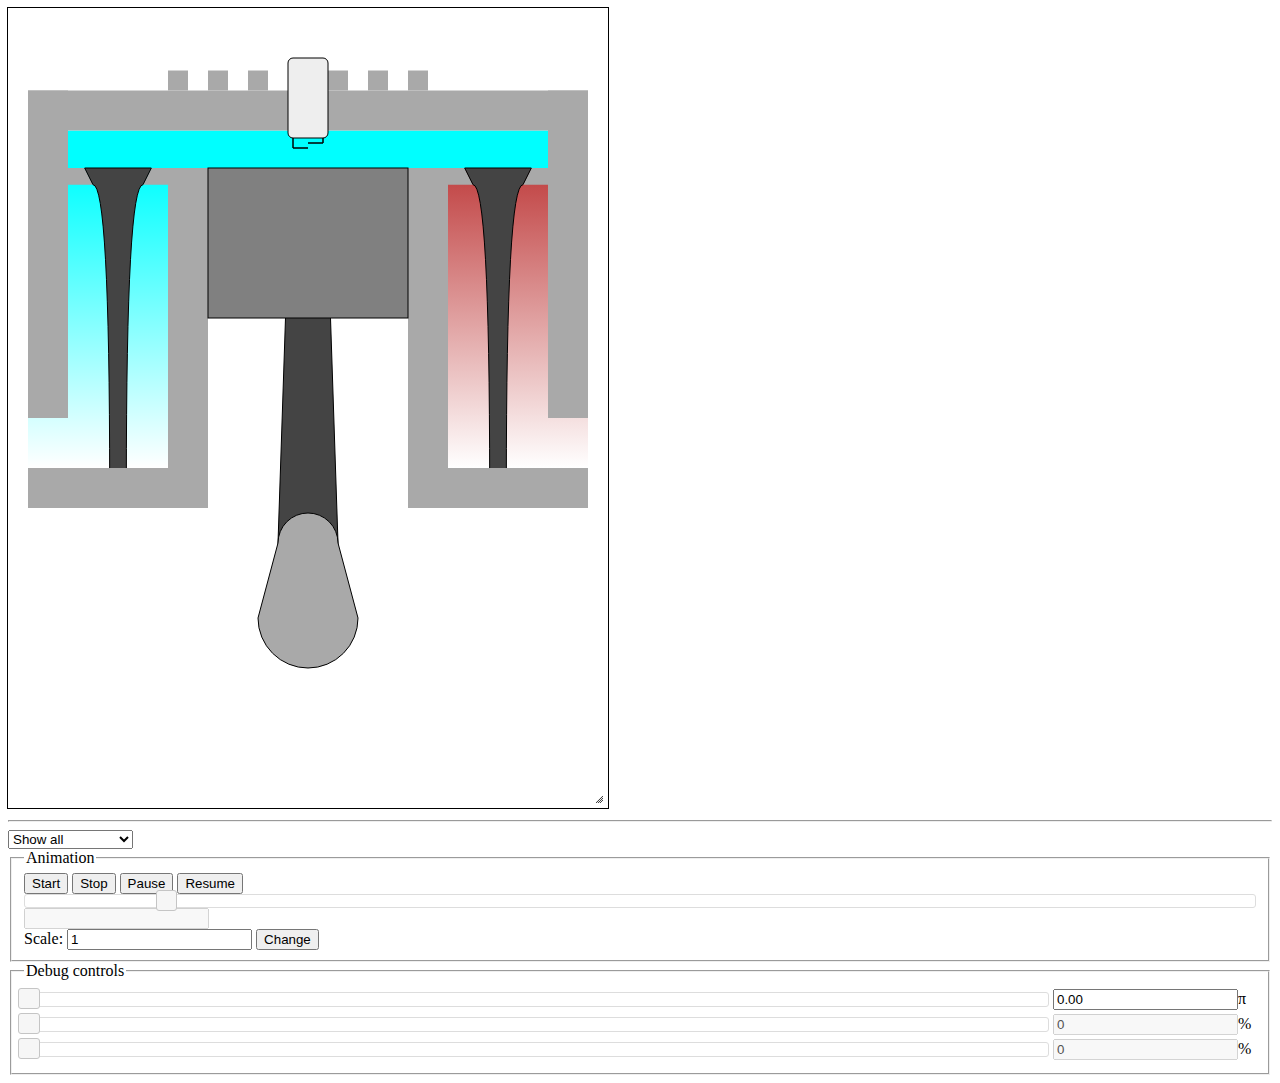
<file: index.html>
<!DOCTYPE html>
<html>
  <head>
    <meta charset="UTF-8" />
    <title>Raphael.js animation test</title>
    <link rel="stylesheet" href="jquery-ui/jquery-ui.min.css" />
    <link rel="stylesheet" href="jquery-ui/jquery-ui.structure.min.css" />
    <link rel="stylesheet" href="jquery-ui/jquery-ui.theme.min.css" />
    <link rel="stylesheet" href="style.css" />
    <link rel="icon" href="icon.png" />
  </head>
  <body onload="loaded()">
    <div id="view-container">
      <div id="canvas" style="display: inline-block; width: 600px; height: 800px; outline: 1px solid black;"></div>
      <div id="display-container">
      
      </div>
    </div>
    
    <hr />
    
    <div id="control-container">
      <select id="control-select" onchange="hideControls(event)">
        <option value="all">Show all</option>
        <option value="none">Show none</option>
      </select>
      
      <fieldset id="animation-control" class="control-set">
        <legend>Animation</legend>
        <button type="button" onclick="startAnimation()">Start</button>
        <button type="button" onclick="stopAnimation()">Stop</button>
        <button type="button" onclick="pauseAnimation()">Pause</button>
        <button type="button" onclick="resumeAnimation()">Resume</button>
        <div id="speed-slider"></div>
        <input type="number" disabled="disabled" id="period-output" />
        <br />
        <label for="scale-output">Scale:</label>
        <input type="number" id="scale-output" value="1" />
        <button type="button" onclick="changeScale()">Change</button>
      </fieldset>
      
      <fieldset id="debug-control" class="control-set">
        <legend>Debug controls</legend>
        <table class="control-container">
          <tbody>
            <tr>
              <td><div id="debug-angle-slider"></div></td>
              <td><input type="number" id="debug-angle-output" size="5" onchange="/*setAngle()*/" />π</td>
            </tr>
            <tr>
              <td><div id="debug-temperature-slider"></div></td>
              <td><input type="number" id="debug-temperature-output" disabled="disabled" />%</td>
            </tr>
            <tr>
              <td><div id="debug-pressure-slider"></div></td>
              <td><input type="number" id="debug-pressure-output" disabled="disabled" />%</td>
            </tr>
          </tbody>
        </table>
      </fieldset>
    </div>
    
    <script src="jquery-min.js"></script>
    <script src="jquery-ui/jquery-ui.min.js"></script>
    <script src="raphael-min.js"></script>
    <script src="animator.js"></script>
    <script src="constants.js"></script>
    <script src="engine_parts.js"></script>
    <script src="engine_assembly.js"></script>
    <script src="event_handlers.js"></script>
    <script src="ui_scripts.js"></script>
    <script>//<![CDATA[
//]]></script>
  </body>
</html>
</file>
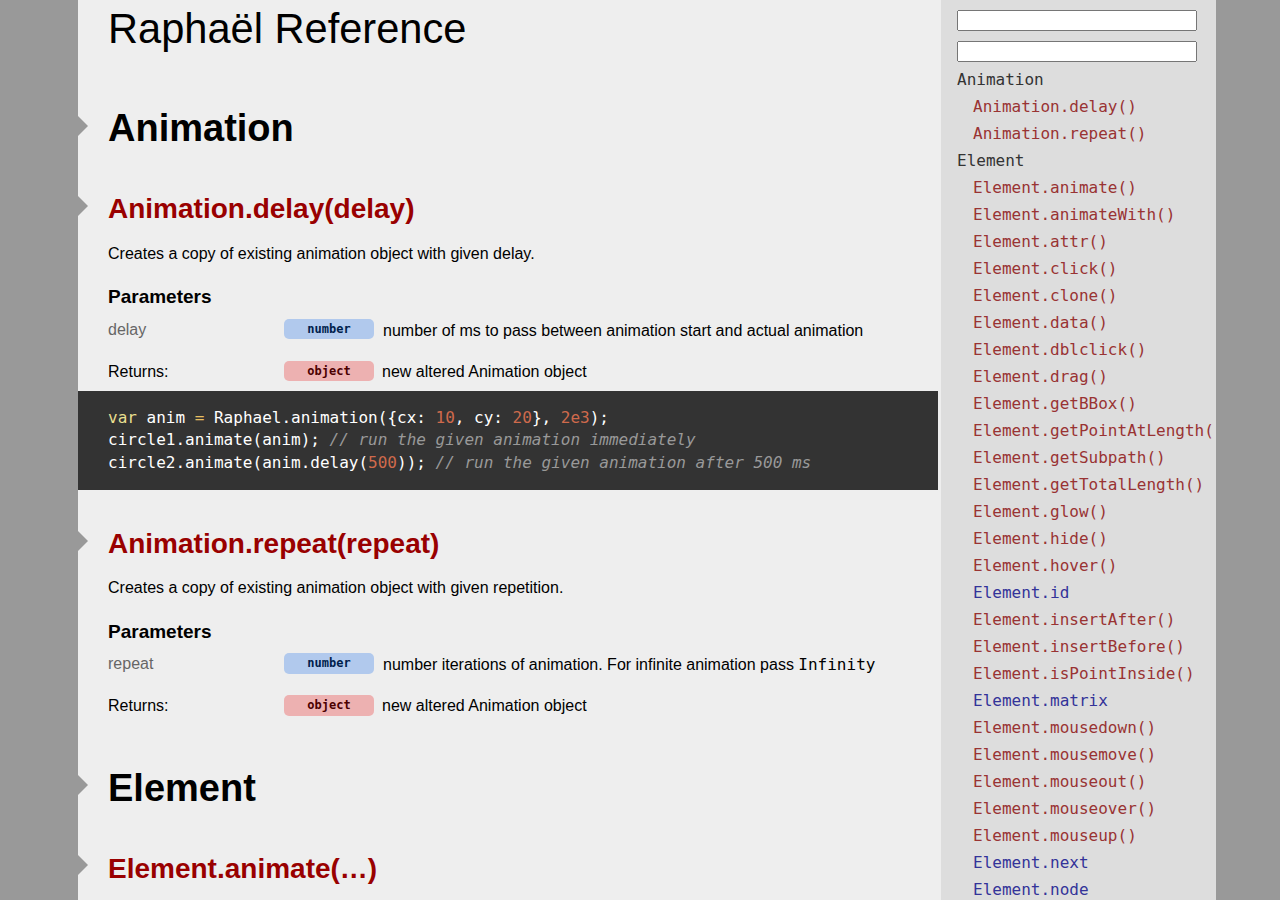
<file: Raphael Reference.html>
<!DOCTYPE html>
<!-- saved from url=(0035)http://raphaeljs.com/reference.html -->
<html lang="en"><head><meta http-equiv="Content-Type" content="text/html; charset=UTF-8"><meta charset="utf-8"><title>Raphaël Reference</title><link rel="stylesheet" href="./Raphael Reference_files/dr.css" media="screen"><link rel="stylesheet" href="./Raphael Reference_files/dr-print.css" media="print"></head><body id="dr-js"><div id="dr"><ol class="dr-toc" id="dr-toc"><li><input type="search" id="dr-filter" results="0" style="width: 100%; margin-top: 10px;"></li><li class="dr-lvl0"><a href="http://raphaeljs.com/reference.html#Animation" class="{clas}"><span>Animation</span></a></li><li class="dr-lvl1"><a href="http://raphaeljs.com/reference.html#Animation.delay" class="dr-method"><span>Animation.delay()</span></a></li><li class="dr-lvl1"><a href="http://raphaeljs.com/reference.html#Animation.repeat" class="dr-method"><span>Animation.repeat()</span></a></li><li class="dr-lvl0"><a href="http://raphaeljs.com/reference.html#Element" class="{clas}"><span>Element</span></a></li><li class="dr-lvl1"><a href="http://raphaeljs.com/reference.html#Element.animate" class="dr-method"><span>Element.animate()</span></a></li><li class="dr-lvl1"><a href="http://raphaeljs.com/reference.html#Element.animateWith" class="dr-method"><span>Element.animateWith()</span></a></li><li class="dr-lvl1"><a href="http://raphaeljs.com/reference.html#Element.attr" class="dr-method"><span>Element.attr()</span></a></li><li class="dr-lvl1"><a href="http://raphaeljs.com/reference.html#Element.click" class="dr-method"><span>Element.click()</span></a></li><li class="dr-lvl1"><a href="http://raphaeljs.com/reference.html#Element.clone" class="dr-method"><span>Element.clone()</span></a></li><li class="dr-lvl1"><a href="http://raphaeljs.com/reference.html#Element.data" class="dr-method"><span>Element.data()</span></a></li><li class="dr-lvl1"><a href="http://raphaeljs.com/reference.html#Element.dblclick" class="dr-method"><span>Element.dblclick()</span></a></li><li class="dr-lvl1"><a href="http://raphaeljs.com/reference.html#Element.drag" class="dr-method"><span>Element.drag()</span></a></li><li class="dr-lvl1"><a href="http://raphaeljs.com/reference.html#Element.getBBox" class="dr-method"><span>Element.getBBox()</span></a></li><li class="dr-lvl1"><a href="http://raphaeljs.com/reference.html#Element.getPointAtLength" class="dr-method"><span>Element.getPointAtLength()</span></a></li><li class="dr-lvl1"><a href="http://raphaeljs.com/reference.html#Element.getSubpath" class="dr-method"><span>Element.getSubpath()</span></a></li><li class="dr-lvl1"><a href="http://raphaeljs.com/reference.html#Element.getTotalLength" class="dr-method"><span>Element.getTotalLength()</span></a></li><li class="dr-lvl1"><a href="http://raphaeljs.com/reference.html#Element.glow" class="dr-method"><span>Element.glow()</span></a></li><li class="dr-lvl1"><a href="http://raphaeljs.com/reference.html#Element.hide" class="dr-method"><span>Element.hide()</span></a></li><li class="dr-lvl1"><a href="http://raphaeljs.com/reference.html#Element.hover" class="dr-method"><span>Element.hover()</span></a></li><li class="dr-lvl1"><a href="http://raphaeljs.com/reference.html#Element.id" class="dr-property"><span>Element.id</span></a></li><li class="dr-lvl1"><a href="http://raphaeljs.com/reference.html#Element.insertAfter" class="dr-method"><span>Element.insertAfter()</span></a></li><li class="dr-lvl1"><a href="http://raphaeljs.com/reference.html#Element.insertBefore" class="dr-method"><span>Element.insertBefore()</span></a></li><li class="dr-lvl1"><a href="http://raphaeljs.com/reference.html#Element.isPointInside" class="dr-method"><span>Element.isPointInside()</span></a></li><li class="dr-lvl1"><a href="http://raphaeljs.com/reference.html#Element.matrix" class="dr-property"><span>Element.matrix</span></a></li><li class="dr-lvl1"><a href="http://raphaeljs.com/reference.html#Element.mousedown" class="dr-method"><span>Element.mousedown()</span></a></li><li class="dr-lvl1"><a href="http://raphaeljs.com/reference.html#Element.mousemove" class="dr-method"><span>Element.mousemove()</span></a></li><li class="dr-lvl1"><a href="http://raphaeljs.com/reference.html#Element.mouseout" class="dr-method"><span>Element.mouseout()</span></a></li><li class="dr-lvl1"><a href="http://raphaeljs.com/reference.html#Element.mouseover" class="dr-method"><span>Element.mouseover()</span></a></li><li class="dr-lvl1"><a href="http://raphaeljs.com/reference.html#Element.mouseup" class="dr-method"><span>Element.mouseup()</span></a></li><li class="dr-lvl1"><a href="http://raphaeljs.com/reference.html#Element.next" class="dr-property"><span>Element.next</span></a></li><li class="dr-lvl1"><a href="http://raphaeljs.com/reference.html#Element.node" class="dr-property"><span>Element.node</span></a></li><li class="dr-lvl1"><a href="http://raphaeljs.com/reference.html#Element.onDragOver" class="dr-method"><span>Element.onDragOver()</span></a></li><li class="dr-lvl1"><a href="http://raphaeljs.com/reference.html#Element.paper" class="dr-property"><span>Element.paper</span></a></li><li class="dr-lvl1"><a href="http://raphaeljs.com/reference.html#Element.pause" class="dr-method"><span>Element.pause()</span></a></li><li class="dr-lvl1"><a href="http://raphaeljs.com/reference.html#Element.prev" class="dr-property"><span>Element.prev</span></a></li><li class="dr-lvl1"><a href="http://raphaeljs.com/reference.html#Element.raphael" class="dr-property"><span>Element.raphael</span></a></li><li class="dr-lvl1"><a href="http://raphaeljs.com/reference.html#Element.remove" class="dr-method"><span>Element.remove()</span></a></li><li class="dr-lvl1"><a href="http://raphaeljs.com/reference.html#Element.removeData" class="dr-method"><span>Element.removeData()</span></a></li><li class="dr-lvl1"><a href="http://raphaeljs.com/reference.html#Element.resume" class="dr-method"><span>Element.resume()</span></a></li><li class="dr-lvl1"><a href="http://raphaeljs.com/reference.html#Element.rotate" class="dr-method"><span>Element.rotate()</span></a></li><li class="dr-lvl1"><a href="http://raphaeljs.com/reference.html#Element.scale" class="dr-method"><span>Element.scale()</span></a></li><li class="dr-lvl1"><a href="http://raphaeljs.com/reference.html#Element.setTime" class="dr-method"><span>Element.setTime()</span></a></li><li class="dr-lvl1"><a href="http://raphaeljs.com/reference.html#Element.show" class="dr-method"><span>Element.show()</span></a></li><li class="dr-lvl1"><a href="http://raphaeljs.com/reference.html#Element.status" class="dr-method"><span>Element.status()</span></a></li><li class="dr-lvl1"><a href="http://raphaeljs.com/reference.html#Element.stop" class="dr-method"><span>Element.stop()</span></a></li><li class="dr-lvl1"><a href="http://raphaeljs.com/reference.html#Element.toBack" class="dr-method"><span>Element.toBack()</span></a></li><li class="dr-lvl1"><a href="http://raphaeljs.com/reference.html#Element.toFront" class="dr-method"><span>Element.toFront()</span></a></li><li class="dr-lvl1"><a href="http://raphaeljs.com/reference.html#Element.touchcancel" class="dr-method"><span>Element.touchcancel()</span></a></li><li class="dr-lvl1"><a href="http://raphaeljs.com/reference.html#Element.touchend" class="dr-method"><span>Element.touchend()</span></a></li><li class="dr-lvl1"><a href="http://raphaeljs.com/reference.html#Element.touchmove" class="dr-method"><span>Element.touchmove()</span></a></li><li class="dr-lvl1"><a href="http://raphaeljs.com/reference.html#Element.touchstart" class="dr-method"><span>Element.touchstart()</span></a></li><li class="dr-lvl1"><a href="http://raphaeljs.com/reference.html#Element.transform" class="dr-method"><span>Element.transform()</span></a></li><li class="dr-lvl1"><a href="http://raphaeljs.com/reference.html#Element.translate" class="dr-method"><span>Element.translate()</span></a></li><li class="dr-lvl1"><a href="http://raphaeljs.com/reference.html#Element.unclick" class="dr-method"><span>Element.unclick()</span></a></li><li class="dr-lvl1"><a href="http://raphaeljs.com/reference.html#Element.undblclick" class="dr-method"><span>Element.undblclick()</span></a></li><li class="dr-lvl1"><a href="http://raphaeljs.com/reference.html#Element.undrag" class="dr-method"><span>Element.undrag()</span></a></li><li class="dr-lvl1"><a href="http://raphaeljs.com/reference.html#Element.unhover" class="dr-method"><span>Element.unhover()</span></a></li><li class="dr-lvl1"><a href="http://raphaeljs.com/reference.html#Element.unmousedown" class="dr-method"><span>Element.unmousedown()</span></a></li><li class="dr-lvl1"><a href="http://raphaeljs.com/reference.html#Element.unmousemove" class="dr-method"><span>Element.unmousemove()</span></a></li><li class="dr-lvl1"><a href="http://raphaeljs.com/reference.html#Element.unmouseout" class="dr-method"><span>Element.unmouseout()</span></a></li><li class="dr-lvl1"><a href="http://raphaeljs.com/reference.html#Element.unmouseover" class="dr-method"><span>Element.unmouseover()</span></a></li><li class="dr-lvl1"><a href="http://raphaeljs.com/reference.html#Element.unmouseup" class="dr-method"><span>Element.unmouseup()</span></a></li><li class="dr-lvl1"><a href="http://raphaeljs.com/reference.html#Element.untouchcancel" class="dr-method"><span>Element.untouchcancel()</span></a></li><li class="dr-lvl1"><a href="http://raphaeljs.com/reference.html#Element.untouchend" class="dr-method"><span>Element.untouchend()</span></a></li><li class="dr-lvl1"><a href="http://raphaeljs.com/reference.html#Element.untouchmove" class="dr-method"><span>Element.untouchmove()</span></a></li><li class="dr-lvl1"><a href="http://raphaeljs.com/reference.html#Element.untouchstart" class="dr-method"><span>Element.untouchstart()</span></a></li><li class="dr-lvl0"><a href="http://raphaeljs.com/reference.html#Matrix" class="{clas}"><span>Matrix</span></a></li><li class="dr-lvl1"><a href="http://raphaeljs.com/reference.html#Matrix.add" class="dr-method"><span>Matrix.add()</span></a></li><li class="dr-lvl1"><a href="http://raphaeljs.com/reference.html#Matrix.clone" class="dr-method"><span>Matrix.clone()</span></a></li><li class="dr-lvl1"><a href="http://raphaeljs.com/reference.html#Matrix.invert" class="dr-method"><span>Matrix.invert()</span></a></li><li class="dr-lvl1"><a href="http://raphaeljs.com/reference.html#Matrix.rotate" class="dr-method"><span>Matrix.rotate()</span></a></li><li class="dr-lvl1"><a href="http://raphaeljs.com/reference.html#Matrix.scale" class="dr-method"><span>Matrix.scale()</span></a></li><li class="dr-lvl1"><a href="http://raphaeljs.com/reference.html#Matrix.split" class="dr-method"><span>Matrix.split()</span></a></li><li class="dr-lvl1"><a href="http://raphaeljs.com/reference.html#Matrix.toTransformString" class="dr-method"><span>Matrix.toTransformString()</span></a></li><li class="dr-lvl1"><a href="http://raphaeljs.com/reference.html#Matrix.translate" class="dr-method"><span>Matrix.translate()</span></a></li><li class="dr-lvl1"><a href="http://raphaeljs.com/reference.html#Matrix.x" class="dr-method"><span>Matrix.x()</span></a></li><li class="dr-lvl1"><a href="http://raphaeljs.com/reference.html#Matrix.y" class="dr-method"><span>Matrix.y()</span></a></li><li class="dr-lvl0"><a href="http://raphaeljs.com/reference.html#Paper" class="{clas}"><span>Paper</span></a></li><li class="dr-lvl1"><a href="http://raphaeljs.com/reference.html#Paper.add" class="dr-method"><span>Paper.add()</span></a></li><li class="dr-lvl1"><a href="http://raphaeljs.com/reference.html#Paper.bottom" class="dr-property"><span>Paper.bottom</span></a></li><li class="dr-lvl1"><a href="http://raphaeljs.com/reference.html#Paper.ca" class="dr-property"><span>Paper.ca</span></a></li><li class="dr-lvl1"><a href="http://raphaeljs.com/reference.html#Paper.circle" class="dr-method"><span>Paper.circle()</span></a></li><li class="dr-lvl1"><a href="http://raphaeljs.com/reference.html#Paper.clear" class="dr-method"><span>Paper.clear()</span></a></li><li class="dr-lvl1"><a href="http://raphaeljs.com/reference.html#Paper.customAttributes" class="dr-property"><span>Paper.customAttributes</span></a></li><li class="dr-lvl1"><a href="http://raphaeljs.com/reference.html#Paper.ellipse" class="dr-method"><span>Paper.ellipse()</span></a></li><li class="dr-lvl1"><a href="http://raphaeljs.com/reference.html#Paper.forEach" class="dr-method"><span>Paper.forEach()</span></a></li><li class="dr-lvl1"><a href="http://raphaeljs.com/reference.html#Paper.getById" class="dr-method"><span>Paper.getById()</span></a></li><li class="dr-lvl1"><a href="http://raphaeljs.com/reference.html#Paper.getElementByPoint" class="dr-method"><span>Paper.getElementByPoint()</span></a></li><li class="dr-lvl1"><a href="http://raphaeljs.com/reference.html#Paper.getElementsByPoint" class="dr-method"><span>Paper.getElementsByPoint()</span></a></li><li class="dr-lvl1"><a href="http://raphaeljs.com/reference.html#Paper.getFont" class="dr-method"><span>Paper.getFont()</span></a></li><li class="dr-lvl1"><a href="http://raphaeljs.com/reference.html#Paper.image" class="dr-method"><span>Paper.image()</span></a></li><li class="dr-lvl1"><a href="http://raphaeljs.com/reference.html#Paper.path" class="dr-method"><span>Paper.path()</span></a></li><li class="dr-lvl1"><a href="http://raphaeljs.com/reference.html#Paper.print" class="dr-method"><span>Paper.print()</span></a></li><li class="dr-lvl1"><a href="http://raphaeljs.com/reference.html#Paper.raphael" class="dr-property"><span>Paper.raphael</span></a></li><li class="dr-lvl1"><a href="http://raphaeljs.com/reference.html#Paper.rect" class="dr-method"><span>Paper.rect()</span></a></li><li class="dr-lvl1"><a href="http://raphaeljs.com/reference.html#Paper.remove" class="dr-method"><span>Paper.remove()</span></a></li><li class="dr-lvl1"><a href="http://raphaeljs.com/reference.html#Paper.renderfix" class="dr-method"><span>Paper.renderfix()</span></a></li><li class="dr-lvl1"><a href="http://raphaeljs.com/reference.html#Paper.safari" class="dr-method"><span>Paper.safari()</span></a></li><li class="dr-lvl1"><a href="http://raphaeljs.com/reference.html#Paper.set" class="dr-method"><span>Paper.set()</span></a></li><li class="dr-lvl1"><a href="http://raphaeljs.com/reference.html#Paper.setFinish" class="dr-method"><span>Paper.setFinish()</span></a></li><li class="dr-lvl1"><a href="http://raphaeljs.com/reference.html#Paper.setSize" class="dr-method"><span>Paper.setSize()</span></a></li><li class="dr-lvl1"><a href="http://raphaeljs.com/reference.html#Paper.setStart" class="dr-method"><span>Paper.setStart()</span></a></li><li class="dr-lvl1"><a href="http://raphaeljs.com/reference.html#Paper.setViewBox" class="dr-method"><span>Paper.setViewBox()</span></a></li><li class="dr-lvl1"><a href="http://raphaeljs.com/reference.html#Paper.text" class="dr-method"><span>Paper.text()</span></a></li><li class="dr-lvl1"><a href="http://raphaeljs.com/reference.html#Paper.top" class="dr-property"><span>Paper.top</span></a></li><li class="dr-lvl0"><a href="http://raphaeljs.com/reference.html#Raphael" class="dr-method"><span>Raphael()</span></a></li><li class="dr-lvl1"><a href="http://raphaeljs.com/reference.html#Raphael.angle" class="dr-method"><span>Raphael.angle()</span></a></li><li class="dr-lvl1"><a href="http://raphaeljs.com/reference.html#Raphael.animation" class="dr-method"><span>Raphael.animation()</span></a></li><li class="dr-lvl1"><a href="http://raphaeljs.com/reference.html#Raphael.bezierBBox" class="dr-method"><span>Raphael.bezierBBox()</span></a></li><li class="dr-lvl1"><a href="http://raphaeljs.com/reference.html#Raphael.color" class="dr-method"><span>Raphael.color()</span></a></li><li class="dr-lvl1"><a href="http://raphaeljs.com/reference.html#Raphael.createUUID" class="dr-method"><span>Raphael.createUUID()</span></a></li><li class="dr-lvl1"><a href="http://raphaeljs.com/reference.html#Raphael.deg" class="dr-method"><span>Raphael.deg()</span></a></li><li class="dr-lvl1"><a href="http://raphaeljs.com/reference.html#Raphael.easing_formulas" class="dr-property"><span>Raphael.easing_formulas</span></a></li><li class="dr-lvl1"><a href="http://raphaeljs.com/reference.html#Raphael.el" class="dr-property"><span>Raphael.el</span></a></li><li class="dr-lvl1"><a href="http://raphaeljs.com/reference.html#Raphael.findDotsAtSegment" class="dr-method"><span>Raphael.findDotsAtSegment()</span></a></li><li class="dr-lvl1"><a href="http://raphaeljs.com/reference.html#Raphael.fn" class="dr-property"><span>Raphael.fn</span></a></li><li class="dr-lvl1"><a href="http://raphaeljs.com/reference.html#Raphael.format" class="dr-method"><span>Raphael.format()</span></a></li><li class="dr-lvl1"><a href="http://raphaeljs.com/reference.html#Raphael.fullfill" class="dr-method"><span>Raphael.fullfill()</span></a></li><li class="dr-lvl1"><a href="http://raphaeljs.com/reference.html#Raphael.getColor" class="dr-method"><span>Raphael.getColor()</span></a></li><li class="dr-lvl2"><a href="http://raphaeljs.com/reference.html#Raphael.getColor.reset" class="dr-method"><span>Raphael.getColor.reset()</span></a></li><li class="dr-lvl1"><a href="http://raphaeljs.com/reference.html#Raphael.getPointAtLength" class="dr-method"><span>Raphael.getPointAtLength()</span></a></li><li class="dr-lvl1"><a href="http://raphaeljs.com/reference.html#Raphael.getRGB" class="dr-method"><span>Raphael.getRGB()</span></a></li><li class="dr-lvl1"><a href="http://raphaeljs.com/reference.html#Raphael.getSubpath" class="dr-method"><span>Raphael.getSubpath()</span></a></li><li class="dr-lvl1"><a href="http://raphaeljs.com/reference.html#Raphael.getTotalLength" class="dr-method"><span>Raphael.getTotalLength()</span></a></li><li class="dr-lvl1"><a href="http://raphaeljs.com/reference.html#Raphael.hsb" class="dr-method"><span>Raphael.hsb()</span></a></li><li class="dr-lvl1"><a href="http://raphaeljs.com/reference.html#Raphael.hsb2rgb" class="dr-method"><span>Raphael.hsb2rgb()</span></a></li><li class="dr-lvl1"><a href="http://raphaeljs.com/reference.html#Raphael.hsl" class="dr-method"><span>Raphael.hsl()</span></a></li><li class="dr-lvl1"><a href="http://raphaeljs.com/reference.html#Raphael.hsl2rgb" class="dr-method"><span>Raphael.hsl2rgb()</span></a></li><li class="dr-lvl1"><a href="http://raphaeljs.com/reference.html#Raphael.is" class="dr-method"><span>Raphael.is()</span></a></li><li class="dr-lvl1"><a href="http://raphaeljs.com/reference.html#Raphael.isBBoxIntersect" class="dr-method"><span>Raphael.isBBoxIntersect()</span></a></li><li class="dr-lvl1"><a href="http://raphaeljs.com/reference.html#Raphael.isPointInsideBBox" class="dr-method"><span>Raphael.isPointInsideBBox()</span></a></li><li class="dr-lvl1"><a href="http://raphaeljs.com/reference.html#Raphael.isPointInsidePath" class="dr-method"><span>Raphael.isPointInsidePath()</span></a></li><li class="dr-lvl1"><a href="http://raphaeljs.com/reference.html#Raphael.mapPath" class="dr-method"><span>Raphael.mapPath()</span></a></li><li class="dr-lvl1"><a href="http://raphaeljs.com/reference.html#Raphael.matrix" class="dr-method"><span>Raphael.matrix()</span></a></li><li class="dr-lvl1"><a href="http://raphaeljs.com/reference.html#Raphael.ninja" class="dr-method"><span>Raphael.ninja()</span></a></li><li class="dr-lvl1"><a href="http://raphaeljs.com/reference.html#Raphael.parsePathString" class="dr-method"><span>Raphael.parsePathString()</span></a></li><li class="dr-lvl1"><a href="http://raphaeljs.com/reference.html#Raphael.parseTransformString" class="dr-method"><span>Raphael.parseTransformString()</span></a></li><li class="dr-lvl1"><a href="http://raphaeljs.com/reference.html#Raphael.path2curve" class="dr-method"><span>Raphael.path2curve()</span></a></li><li class="dr-lvl1"><a href="http://raphaeljs.com/reference.html#Raphael.pathBBox" class="dr-method"><span>Raphael.pathBBox()</span></a></li><li class="dr-lvl1"><a href="http://raphaeljs.com/reference.html#Raphael.pathIntersection" class="dr-method"><span>Raphael.pathIntersection()</span></a></li><li class="dr-lvl1"><a href="http://raphaeljs.com/reference.html#Raphael.pathToRelative" class="dr-method"><span>Raphael.pathToRelative()</span></a></li><li class="dr-lvl1"><a href="http://raphaeljs.com/reference.html#Raphael.rad" class="dr-method"><span>Raphael.rad()</span></a></li><li class="dr-lvl1"><a href="http://raphaeljs.com/reference.html#Raphael.registerFont" class="dr-method"><span>Raphael.registerFont()</span></a></li><li class="dr-lvl1"><a href="http://raphaeljs.com/reference.html#Raphael.rgb" class="dr-method"><span>Raphael.rgb()</span></a></li><li class="dr-lvl1"><a href="http://raphaeljs.com/reference.html#Raphael.rgb2hsb" class="dr-method"><span>Raphael.rgb2hsb()</span></a></li><li class="dr-lvl1"><a href="http://raphaeljs.com/reference.html#Raphael.rgb2hsl" class="dr-method"><span>Raphael.rgb2hsl()</span></a></li><li class="dr-lvl1"><a href="http://raphaeljs.com/reference.html#Raphael.setWindow" class="dr-method"><span>Raphael.setWindow()</span></a></li><li class="dr-lvl1"><a href="http://raphaeljs.com/reference.html#Raphael.snapTo" class="dr-method"><span>Raphael.snapTo()</span></a></li><li class="dr-lvl1"><a href="http://raphaeljs.com/reference.html#Raphael.st" class="dr-property"><span>Raphael.st</span></a></li><li class="dr-lvl1"><a href="http://raphaeljs.com/reference.html#Raphael.svg" class="dr-property"><span>Raphael.svg</span></a></li><li class="dr-lvl1"><a href="http://raphaeljs.com/reference.html#Raphael.toMatrix" class="dr-method"><span>Raphael.toMatrix()</span></a></li><li class="dr-lvl1"><a href="http://raphaeljs.com/reference.html#Raphael.transformPath" class="dr-method"><span>Raphael.transformPath()</span></a></li><li class="dr-lvl1"><a href="http://raphaeljs.com/reference.html#Raphael.type" class="dr-property"><span>Raphael.type</span></a></li><li class="dr-lvl1"><a href="http://raphaeljs.com/reference.html#Raphael.vml" class="dr-property"><span>Raphael.vml</span></a></li><li class="dr-lvl0"><a href="http://raphaeljs.com/reference.html#Set" class="{clas}"><span>Set</span></a></li><li class="dr-lvl1"><a href="http://raphaeljs.com/reference.html#Set.clear" class="dr-method"><span>Set.clear()</span></a></li><li class="dr-lvl1"><a href="http://raphaeljs.com/reference.html#Set.exclude" class="dr-method"><span>Set.exclude()</span></a></li><li class="dr-lvl1"><a href="http://raphaeljs.com/reference.html#Set.forEach" class="dr-method"><span>Set.forEach()</span></a></li><li class="dr-lvl1"><a href="http://raphaeljs.com/reference.html#Set.pop" class="dr-method"><span>Set.pop()</span></a></li><li class="dr-lvl1"><a href="http://raphaeljs.com/reference.html#Set.push" class="dr-method"><span>Set.push()</span></a></li><li class="dr-lvl1"><a href="http://raphaeljs.com/reference.html#Set.splice" class="dr-method"><span>Set.splice()</span></a></li><li class="dr-lvl0"><a href="http://raphaeljs.com/reference.html#eve" class="dr-method"><span>eve()</span></a></li><li class="dr-lvl1"><a href="http://raphaeljs.com/reference.html#eve.listeners" class="dr-method"><span>eve.listeners()</span></a></li><li class="dr-lvl1"><a href="http://raphaeljs.com/reference.html#eve.nt" class="dr-method"><span>eve.nt()</span></a></li><li class="dr-lvl1"><a href="http://raphaeljs.com/reference.html#eve.off" class="dr-method"><span>eve.off()</span></a></li><li class="dr-lvl1"><a href="http://raphaeljs.com/reference.html#eve.on" class="dr-method"><span>eve.on()</span></a></li><li class="dr-lvl1"><a href="http://raphaeljs.com/reference.html#eve.once" class="dr-method"><span>eve.once()</span></a></li><li class="dr-lvl1"><a href="http://raphaeljs.com/reference.html#eve.stop" class="dr-method"><span>eve.stop()</span></a></li><li class="dr-lvl1"><a href="http://raphaeljs.com/reference.html#eve.unbind" class="dr-method"><span>eve.unbind()</span></a></li><li class="dr-lvl1"><a href="http://raphaeljs.com/reference.html#eve.version" class="dr-property"><span>eve.version</span></a></li></ol><div class="dr-doc"><h1>Raphaël Reference</h1><div class="Animation-section"><h2 id="Animation" class="undefined"><i class="dr-trixie">&nbsp;</i>Animation<a href="http://raphaeljs.com/reference.html#Animation" title="Link to this section" class="dr-hash">⚓</a></h2>
<div class="extra" id="Animation-extra"></div></div><div class="Animation-delay-section"><h3 id="Animation.delay" class="dr-method"><i class="dr-trixie">&nbsp;</i>Animation.delay(delay)<a href="http://raphaeljs.com/reference.html#Animation.delay" title="Link to this section" class="dr-hash">⚓</a><a class="dr-sourceline" title="Go to line 4196 in the source" href="https://github.com/DmitryBaranovskiy/raphael/blob/master/raphael.core.js#L4196">➭</a></h3>
<div class="extra" id="Animation.delay-extra"></div></div><div class="dr-method"><p>Creates a copy of existing animation object with given delay.
</p>
<p class="header">Parameters
</p>
<dl class="dr-parameters"><dt class="dr-param">delay</dt>
<dd class="dr-type"><em class="dr-type-number">number</em></dd>
<dd class="dr-description">number of ms to pass between animation start and actual animation</dd>
</dl>
<p class="dr-returns"><strong class="dr-title">Returns:</strong> <em class="dr-type-object">object</em> <span class="dr-description">new altered Animation object</span></p>
<pre class="javascript code"><code><b>var</b> anim<span class="s"> = </span>Raphael.animation({cx: <span class="d">10</span>, cy: <span class="d">20</span>}, <span class="d">2e3</span>);
circle1.animate(anim); <span class="c">// run the given animation immediately</span>
circle2.animate(anim.delay(<span class="d">500</span>)); <span class="c">// run the given animation after <span class="d">500</span> ms</span>
</code></pre>
</div><div class="Animation-repeat-section"><h3 id="Animation.repeat" class="dr-method"><i class="dr-trixie">&nbsp;</i>Animation.repeat(repeat)<a href="http://raphaeljs.com/reference.html#Animation.repeat" title="Link to this section" class="dr-hash">⚓</a><a class="dr-sourceline" title="Go to line 4214 in the source" href="https://github.com/DmitryBaranovskiy/raphael/blob/master/raphael.core.js#L4214">➭</a></h3>
<div class="extra" id="Animation.repeat-extra"></div></div><div class="dr-method"><p>Creates a copy of existing animation object with given repetition.
</p>
<p class="header">Parameters
</p>
<dl class="dr-parameters"><dt class="dr-param">repeat</dt>
<dd class="dr-type"><em class="dr-type-number">number</em></dd>
<dd class="dr-description">number iterations of animation. For infinite animation pass <code>Infinity</code></dd>
</dl>
<p class="dr-returns"><strong class="dr-title">Returns:</strong> <em class="dr-type-object">object</em> <span class="dr-description">new altered Animation object</span></p>
</div><div class="Element-section"><h2 id="Element" class="undefined"><i class="dr-trixie">&nbsp;</i>Element<a href="http://raphaeljs.com/reference.html#Element" title="Link to this section" class="dr-hash">⚓</a></h2>
<div class="extra" id="Element-extra"></div></div><div class="Element-animate-section"><h3 id="Element.animate" class="dr-method"><i class="dr-trixie">&nbsp;</i>Element.animate(…)<a href="http://raphaeljs.com/reference.html#Element.animate" title="Link to this section" class="dr-hash">⚓</a><a class="dr-sourceline" title="Go to line 4484 in the source" href="https://github.com/DmitryBaranovskiy/raphael/blob/master/raphael.core.js#L4484">➭</a></h3>
<div class="extra" id="Element.animate-extra" style="float: right; padding: 10px; width: 99px; height: 99px; background: url(http://raphaeljs.com/blueprint-min.png) no-repeat rgb(44, 83, 176);"><svg height="99" version="1.1" width="99" xmlns="http://www.w3.org/2000/svg" style="overflow: hidden; position: relative;"><desc style="-webkit-tap-highlight-color: rgba(0, 0, 0, 0);">Created with Raphaël 2.1.2</desc><defs style="-webkit-tap-highlight-color: rgba(0, 0, 0, 0);"></defs><circle cx="15" cy="15" r="10" fill="#ffffff" stroke="#ffffff" fill-opacity="0.5" stroke-width="2" stroke-linecap="round" stroke-linejoin="round" style="-webkit-tap-highlight-color: rgba(0, 0, 0, 0); fill-opacity: 0.5; stroke-linecap: round; stroke-linejoin: round;"></circle></svg></div></div><div class="dr-method"><p>Creates and starts animation for given element.
</p>
<p class="header">Parameters
</p>
<dl class="dr-parameters"><dt class="dr-param">params</dt>
<dd class="dr-type"><em class="dr-type-object">object</em></dd>
<dd class="dr-description">final attributes for the element, see also <a href="http://raphaeljs.com/reference.html#Element.attr" class="dr-link">Element.attr</a></dd>
<dt class="dr-param">ms</dt>
<dd class="dr-type"><em class="dr-type-number">number</em></dd>
<dd class="dr-description">number of milliseconds for animation to run</dd>
<dt class="dr-param optional">easing</dt>
<dd class="dr-optional">optional</dd>
<dd class="dr-type"><em class="dr-type-string">string</em></dd>
<dd class="dr-description">easing type. Accept one of <a href="http://raphaeljs.com/reference.html#Raphael.easing_formulas" class="dr-link">Raphael.easing_formulas</a> or CSS format: <code>cubic‐bezier(XX,&nbsp;XX,&nbsp;XX,&nbsp;XX)</code></dd>
<dt class="dr-param optional">callback</dt>
<dd class="dr-optional">optional</dd>
<dd class="dr-type"><em class="dr-type-function">function</em></dd>
<dd class="dr-description">callback function. Will be called at the end of animation.</dd>
</dl>
<p>or
</p>
<dl class="dr-parameters"><dt class="dr-param">animation</dt>
<dd class="dr-type"><em class="dr-type-object">object</em></dd>
<dd class="dr-description">animation object, see <a href="http://raphaeljs.com/reference.html#Raphael.animation" class="dr-link">Raphael.animation</a></dd>
</dl>
<p class="dr-returns"><strong class="dr-title">Returns:</strong> <em class="dr-type-object">object</em> <span class="dr-description">original element</span></p>
</div><div class="Element-animateWith-section"><h3 id="Element.animateWith" class="dr-method"><i class="dr-trixie">&nbsp;</i>Element.animateWith(…)<a href="http://raphaeljs.com/reference.html#Element.animateWith" title="Link to this section" class="dr-hash">⚓</a><a class="dr-sourceline" title="Go to line 4087 in the source" href="https://github.com/DmitryBaranovskiy/raphael/blob/master/raphael.core.js#L4087">➭</a></h3>
<div class="extra" id="Element.animateWith-extra"></div></div><div class="dr-method"><p>Acts similar to <a href="http://raphaeljs.com/reference.html#Element.animate" class="dr-link">Element.animate</a>, but ensure that given animation runs in sync with another given element.
</p>
<p class="header">Parameters
</p>
<dl class="dr-parameters"><dt class="dr-param">el</dt>
<dd class="dr-type"><em class="dr-type-object">object</em></dd>
<dd class="dr-description">element to sync with</dd>
<dt class="dr-param">anim</dt>
<dd class="dr-type"><em class="dr-type-object">object</em></dd>
<dd class="dr-description">animation to sync with</dd>
<dt class="dr-param optional">params</dt>
<dd class="dr-optional">optional</dd>
<dd class="dr-type"><em class="dr-type-object">object</em></dd>
<dd class="dr-description">final attributes for the element, see also <a href="http://raphaeljs.com/reference.html#Element.attr" class="dr-link">Element.attr</a></dd>
<dt class="dr-param optional">ms</dt>
<dd class="dr-optional">optional</dd>
<dd class="dr-type"><em class="dr-type-number">number</em></dd>
<dd class="dr-description">number of milliseconds for animation to run</dd>
<dt class="dr-param optional">easing</dt>
<dd class="dr-optional">optional</dd>
<dd class="dr-type"><em class="dr-type-string">string</em></dd>
<dd class="dr-description">easing type. Accept on of <a href="http://raphaeljs.com/reference.html#Raphael.easing_formulas" class="dr-link">Raphael.easing_formulas</a> or CSS format: <code>cubic‐bezier(XX,&nbsp;XX,&nbsp;XX,&nbsp;XX)</code></dd>
<dt class="dr-param optional">callback</dt>
<dd class="dr-optional">optional</dd>
<dd class="dr-type"><em class="dr-type-function">function</em></dd>
<dd class="dr-description">callback function. Will be called at the end of animation.</dd>
</dl>
<p>or
</p>
<dl class="dr-parameters"><dt class="dr-param">element</dt>
<dd class="dr-type"><em class="dr-type-object">object</em></dd>
<dd class="dr-description">element to sync with</dd>
<dt class="dr-param">anim</dt>
<dd class="dr-type"><em class="dr-type-object">object</em></dd>
<dd class="dr-description">animation to sync with</dd>
<dt class="dr-param optional">animation</dt>
<dd class="dr-optional">optional</dd>
<dd class="dr-type"><em class="dr-type-object">object</em></dd>
<dd class="dr-description">animation object, see <a href="http://raphaeljs.com/reference.html#Raphael.animation" class="dr-link">Raphael.animation</a></dd>
</dl>
<p class="dr-returns"><strong class="dr-title">Returns:</strong> <em class="dr-type-object">object</em> <span class="dr-description">original element</span></p>
</div><div class="Element-attr-section"><h3 id="Element.attr" class="dr-method"><i class="dr-trixie">&nbsp;</i>Element.attr(…)<a href="http://raphaeljs.com/reference.html#Element.attr" title="Link to this section" class="dr-hash">⚓</a><a class="dr-sourceline" title="Go to line 988 in the source" href="https://github.com/DmitryBaranovskiy/raphael/blob/master/raphael.svg.js#L988">➭</a></h3>
<div class="extra" id="Element.attr-extra"></div></div><div class="dr-method"><p>Sets the attributes of the element.
</p>
<p class="header">Parameters
</p>
<dl class="dr-parameters"><dt class="dr-param">attrName</dt>
<dd class="dr-type"><em class="dr-type-string">string</em></dd>
<dd class="dr-description">attribute’s name</dd>
<dt class="dr-param">value</dt>
<dd class="dr-type"><em class="dr-type-string">string</em></dd>
<dd class="dr-description">value</dd>
</dl>
<p>or
</p>
<dl class="dr-parameters"><dt class="dr-param">params</dt>
<dd class="dr-type"><em class="dr-type-object">object</em></dd>
<dd class="dr-description">object of name/value pairs</dd>
</dl>
<p>or
</p>
<dl class="dr-parameters"><dt class="dr-param">attrName</dt>
<dd class="dr-type"><em class="dr-type-string">string</em></dd>
<dd class="dr-description">attribute’s name</dd>
</dl>
<p>or
</p>
<dl class="dr-parameters"><dt class="dr-param">attrNames</dt>
<dd class="dr-type"><em class="dr-type-array">array</em></dd>
<dd class="dr-description">in this case method returns array of current values for given attribute names</dd>
</dl>
<p class="dr-returns"><strong class="dr-title">Returns:</strong> <em class="dr-type-object">object</em> <span class="dr-description"><a href="http://raphaeljs.com/reference.html#Element" class="dr-link">Element</a> if attrsName <em class="amp">&amp;</em> value or params are passed in.</span></p>
<p class="dr-returns"><strong class="dr-title">Returns:</strong> <em class="dr-type-...">...</em> <span class="dr-description">value of the attribute if only attrsName is passed in.</span></p>
<p class="dr-returns"><strong class="dr-title">Returns:</strong> <em class="dr-type-array">array</em> <span class="dr-description">array of values of the attribute if attrsNames is passed in.</span></p>
<p class="dr-returns"><strong class="dr-title">Returns:</strong> <em class="dr-type-object">object</em> <span class="dr-description">object of attributes if nothing is passed in.</span></p>
<p class="header">Possible parameters
</p>
<p>Please refer to the <a href="http://www.w3.org/TR/SVG/" title="The W3C Recommendation for the SVG language describes these properties in detail.">SVG specification</a> for an explanation of these parameters.</p>
<ol class="dr-json"><li><span class="dr-json-key">arrow-end</span><span class="dr-type"><em class="dr-type-string">string</em></span><span class="dr-json-description">arrowhead on the end of the path. The format for string is <code>&lt;type&gt;[-&lt;width&gt;[-&lt;length&gt;]]</code>. Possible types: <code>classic</code>, <code>block</code>, <code>open</code>, <code>oval</code>, <code>diamond</code>, <code>none</code>, width: <code>wide</code>, <code>narrow</code>, <code>midium</code>, length: <code>long</code>, <code>short</code>, <code>midium</code>.</span>
</li><li><span class="dr-json-key">clip-rect</span><span class="dr-type"><em class="dr-type-string">string</em></span><span class="dr-json-description">comma or space separated values: x, y, width and height</span>
</li><li><span class="dr-json-key">cursor</span><span class="dr-type"><em class="dr-type-string">string</em></span><span class="dr-json-description">CSS type of the cursor</span>
</li><li><span class="dr-json-key">cx</span><span class="dr-type"><em class="dr-type-number">number</em></span><span class="dr-json-description">the x-axis coordinate of the center of the circle, or ellipse</span>
</li><li><span class="dr-json-key">cy</span><span class="dr-type"><em class="dr-type-number">number</em></span><span class="dr-json-description">the y-axis coordinate of the center of the circle, or ellipse</span>
</li><li><span class="dr-json-key">fill</span><span class="dr-type"><em class="dr-type-string">string</em></span><span class="dr-json-description">colour, gradient or image</span>
</li><li><span class="dr-json-key">fill-opacity</span><span class="dr-type"><em class="dr-type-number">number</em></span><span class="dr-json-description">&nbsp;</span>
</li><li><span class="dr-json-key">font</span><span class="dr-type"><em class="dr-type-string">string</em></span><span class="dr-json-description">&nbsp;</span>
</li><li><span class="dr-json-key">font-family</span><span class="dr-type"><em class="dr-type-string">string</em></span><span class="dr-json-description">&nbsp;</span>
</li><li><span class="dr-json-key">font-size</span><span class="dr-type"><em class="dr-type-number">number</em></span><span class="dr-json-description">font size in pixels</span>
</li><li><span class="dr-json-key">font-weight</span><span class="dr-type"><em class="dr-type-string">string</em></span><span class="dr-json-description">&nbsp;</span>
</li><li><span class="dr-json-key">height</span><span class="dr-type"><em class="dr-type-number">number</em></span><span class="dr-json-description">&nbsp;</span>
</li><li><span class="dr-json-key">href</span><span class="dr-type"><em class="dr-type-string">string</em></span><span class="dr-json-description">URL, if specified element behaves as hyperlink</span>
</li><li><span class="dr-json-key">opacity</span><span class="dr-type"><em class="dr-type-number">number</em></span><span class="dr-json-description">&nbsp;</span>
</li><li><span class="dr-json-key">path</span><span class="dr-type"><em class="dr-type-string">string</em></span><span class="dr-json-description">SVG path string format</span>
</li><li><span class="dr-json-key">r</span><span class="dr-type"><em class="dr-type-number">number</em></span><span class="dr-json-description">radius of the circle, ellipse or rounded corner on the rect</span>
</li><li><span class="dr-json-key">rx</span><span class="dr-type"><em class="dr-type-number">number</em></span><span class="dr-json-description">horisontal radius of the ellipse</span>
</li><li><span class="dr-json-key">ry</span><span class="dr-type"><em class="dr-type-number">number</em></span><span class="dr-json-description">vertical radius of the ellipse</span>
</li><li><span class="dr-json-key">src</span><span class="dr-type"><em class="dr-type-string">string</em></span><span class="dr-json-description">image URL, only works for <a href="http://raphaeljs.com/reference.html#Element.image" class="dr-link">Element.image</a> element</span>
</li><li><span class="dr-json-key">stroke</span><span class="dr-type"><em class="dr-type-string">string</em></span><span class="dr-json-description">stroke colour</span>
</li><li><span class="dr-json-key">stroke-dasharray</span><span class="dr-type"><em class="dr-type-string">string</em></span><span class="dr-json-description">[“”, “<code>-</code>”, “<code>.</code>”, “<code>-.</code>”, “<code>-..</code>”, “<code>. </code>”, “<code>- </code>”, “<code>--</code>”, “<code>- .</code>”, “<code>--.</code>”, “<code>--..</code>”]</span>
</li><li><span class="dr-json-key">stroke-linecap</span><span class="dr-type"><em class="dr-type-string">string</em></span><span class="dr-json-description">[“<code>butt</code>”, “<code>square</code>”, “<code>round</code>”]</span>
</li><li><span class="dr-json-key">stroke-linejoin</span><span class="dr-type"><em class="dr-type-string">string</em></span><span class="dr-json-description">[“<code>bevel</code>”, “<code>round</code>”, “<code>miter</code>”]</span>
</li><li><span class="dr-json-key">stroke-miterlimit</span><span class="dr-type"><em class="dr-type-number">number</em></span><span class="dr-json-description">&nbsp;</span>
</li><li><span class="dr-json-key">stroke-opacity</span><span class="dr-type"><em class="dr-type-number">number</em></span><span class="dr-json-description">&nbsp;</span>
</li><li><span class="dr-json-key">stroke-width</span><span class="dr-type"><em class="dr-type-number">number</em></span><span class="dr-json-description">stroke width in pixels, default is '1'</span>
</li><li><span class="dr-json-key">target</span><span class="dr-type"><em class="dr-type-string">string</em></span><span class="dr-json-description">used with href</span>
</li><li><span class="dr-json-key">text</span><span class="dr-type"><em class="dr-type-string">string</em></span><span class="dr-json-description">contents of the text element. Use <code>\n</code> for multiline text</span>
</li><li><span class="dr-json-key">text-anchor</span><span class="dr-type"><em class="dr-type-string">string</em></span><span class="dr-json-description">[“<code>start</code>”, “<code>middle</code>”, “<code>end</code>”], default is “<code>middle</code>”</span>
</li><li><span class="dr-json-key">title</span><span class="dr-type"><em class="dr-type-string">string</em></span><span class="dr-json-description">will create tooltip with a given text</span>
</li><li><span class="dr-json-key">transform</span><span class="dr-type"><em class="dr-type-string">string</em></span><span class="dr-json-description">see <a href="http://raphaeljs.com/reference.html#Element.transform" class="dr-link">Element.transform</a></span>
</li><li><span class="dr-json-key">width</span><span class="dr-type"><em class="dr-type-number">number</em></span><span class="dr-json-description">&nbsp;</span>
</li><li><span class="dr-json-key">x</span><span class="dr-type"><em class="dr-type-number">number</em></span><span class="dr-json-description">&nbsp;</span>
</li><li><span class="dr-json-key">y</span><span class="dr-type"><em class="dr-type-number">number</em></span><span class="dr-json-description">&nbsp;</span>
</li></ol>
<p class="header">Gradients
</p><p>Linear gradient format: “<code>‹angle›-‹colour›[-‹colour›[:‹offset›]]*-‹colour›</code>”, example: “<code>90-#fff-#000</code>” – 90°
gradient from white to black or “<code>0-#fff-#f00:20-#000</code>” – 0° gradient from white via red (at 20%) to black.
</p>
<p>radial gradient: “<code>r[(‹fx›, ‹fy›)]‹colour›[-‹colour›[:‹offset›]]*-‹colour›</code>”, example: “<code>r#fff-#000</code>” –
gradient from white to black or “<code>r(0.25, 0.75)#fff-#000</code>” – gradient from white to black with focus point
at 0.25, 0.75. Focus point coordinates are in 0..1 range. Radial gradients can only be applied to circles and ellipses.
</p>
<p class="header">Path String
</p>
<p>Please refer to <a href="http://www.w3.org/TR/SVG/paths.html#PathData" title="Details of a path’s data attribute’s format are described in the SVG specification.">SVG documentation regarding path string</a>. Raphaël fully supports it.</p>
<p class="header">Colour Parsing
</p>
<ul>
    <li>Colour name (“<code>red</code>”, “<code>green</code>”, “<code>cornflowerblue</code>”, etc)</li>
    <li>#••• — shortened HTML colour: (“<code>#000</code>”, “<code>#fc0</code>”, etc)</li>
    <li>#•••••• — full length HTML colour: (“<code>#000000</code>”, “<code>#bd2300</code>”)</li>
    <li>rgb(•••, •••, •••) — red, green and blue channels’ values: (“<code>rgb(200,&nbsp;100,&nbsp;0)</code>”)</li>
    <li>rgb(•••%, •••%, •••%) — same as above, but in %: (“<code>rgb(100%,&nbsp;175%,&nbsp;0%)</code>”)</li>
    <li>rgba(•••, •••, •••, •••) — red, green and blue channels’ values: (“<code>rgba(200,&nbsp;100,&nbsp;0, .5)</code>”)</li>
    <li>rgba(•••%, •••%, •••%, •••%) — same as above, but in %: (“<code>rgba(100%,&nbsp;175%,&nbsp;0%, 50%)</code>”)</li>
    <li>hsb(•••, •••, •••) — hue, saturation and brightness values: (“<code>hsb(0.5,&nbsp;0.25,&nbsp;1)</code>”)</li>
    <li>hsb(•••%, •••%, •••%) — same as above, but in %</li>
    <li>hsba(•••, •••, •••, •••) — same as above, but with opacity</li>
    <li>hsl(•••, •••, •••) — almost the same as hsb, see <a href="http://en.wikipedia.org/wiki/HSL_and_HSV" title="HSL and HSV - Wikipedia, the free encyclopedia">Wikipedia page</a></li>
    <li>hsl(•••%, •••%, •••%) — same as above, but in %</li>
    <li>hsla(•••, •••, •••, •••) — same as above, but with opacity</li>
    <li>Optionally for hsb and hsl you could specify hue as a degree: “<code>hsl(240deg,&nbsp;1,&nbsp;.5)</code>” or, if you want to go fancy, “<code>hsl(240°,&nbsp;1,&nbsp;.5)</code>”</li>
</ul>
</div><div class="Element-click-section"><h3 id="Element.click" class="dr-method"><i class="dr-trixie">&nbsp;</i>Element.click(handler)<a href="http://raphaeljs.com/reference.html#Element.click" title="Link to this section" class="dr-hash">⚓</a><a class="dr-sourceline" title="Go to line 2798 in the source" href="https://github.com/DmitryBaranovskiy/raphael/blob/master/raphael.core.js#L2798">➭</a></h3>
<div class="extra" id="Element.click-extra"></div></div><div class="dr-method"><p>Adds event handler for click for the element.
</p>
<p class="header">Parameters
</p>
<dl class="dr-parameters"><dt class="dr-param">handler</dt>
<dd class="dr-type"><em class="dr-type-function">function</em></dd>
<dd class="dr-description">handler for the event</dd>
</dl>
<p class="dr-returns"><strong class="dr-title">Returns:</strong> <em class="dr-type-object">object</em> <span class="dr-description"><a href="http://raphaeljs.com/reference.html#Element" class="dr-link">Element</a></span></p>
</div><div class="Element-clone-section"><h3 id="Element.clone" class="dr-method"><i class="dr-trixie">&nbsp;</i>Element.clone()<a href="http://raphaeljs.com/reference.html#Element.clone" title="Link to this section" class="dr-hash">⚓</a><a class="dr-sourceline" title="Go to line 3633 in the source" href="https://github.com/DmitryBaranovskiy/raphael/blob/master/raphael.core.js#L3633">➭</a></h3>
<div class="extra" id="Element.clone-extra"></div></div><div class="dr-method"><p class="dr-returns"><strong class="dr-title">Returns:</strong> <em class="dr-type-object">object</em> <span class="dr-description">clone of a given element</span></p>
</div><div class="Element-data-section"><h3 id="Element.data" class="dr-method"><i class="dr-trixie">&nbsp;</i>Element.data(key, [value])<a href="http://raphaeljs.com/reference.html#Element.data" title="Link to this section" class="dr-hash">⚓</a><a class="dr-sourceline" title="Go to line 3043 in the source" href="https://github.com/DmitryBaranovskiy/raphael/blob/master/raphael.core.js#L3043">➭</a></h3>
<div class="extra" id="Element.data-extra"></div></div><div class="dr-method"><p>Adds or retrieves given value asociated with given key.
See also <a href="http://raphaeljs.com/reference.html#Element.removeData" class="dr-link">Element.removeData</a>
</p>
<p class="header">Parameters
</p>
<dl class="dr-parameters"><dt class="dr-param">key</dt>
<dd class="dr-type"><em class="dr-type-string">string</em></dd>
<dd class="dr-description">key to store data</dd>
<dt class="dr-param optional">value</dt>
<dd class="dr-optional">optional</dd>
<dd class="dr-type"><em class="dr-type-any">any</em></dd>
<dd class="dr-description">value to store</dd>
</dl>
<p class="dr-returns"><strong class="dr-title">Returns:</strong> <em class="dr-type-object">object</em> <span class="dr-description"><a href="http://raphaeljs.com/reference.html#Element" class="dr-link">Element</a></span></p>
<p>or, if value is not specified:
</p>
<p class="dr-returns"><strong class="dr-title">Returns:</strong> <em class="dr-type-any">any</em> <span class="dr-description">value</span></p>
<p class="header">Usage
</p>
<pre class="javascript code"><code><b>for</b> (<b>var</b> i<span class="s"> = </span><span class="d">0</span>, i &lt; <span class="d">5</span>, i++) {
    paper.circle(<span class="d">10</span><span class="s"> + </span><span class="d">15</span><span class="s"> * </span>i, <span class="d">10</span>, <span class="d">10</span>)
         .attr({fill: <i>"#<span class="d">000</span>"</i>})
         .data(<i>"i"</i>, i)
         .click(<b>function</b> () {
            alert(<b>this</b>.data(<i>"i"</i>));
         });
}
</code></pre>
</div><div class="Element-dblclick-section"><h3 id="Element.dblclick" class="dr-method"><i class="dr-trixie">&nbsp;</i>Element.dblclick(handler)<a href="http://raphaeljs.com/reference.html#Element.dblclick" title="Link to this section" class="dr-hash">⚓</a><a class="dr-sourceline" title="Go to line 2817 in the source" href="https://github.com/DmitryBaranovskiy/raphael/blob/master/raphael.core.js#L2817">➭</a></h3>
<div class="extra" id="Element.dblclick-extra"></div></div><div class="dr-method"><p>Adds event handler for double click for the element.
</p>
<p class="header">Parameters
</p>
<dl class="dr-parameters"><dt class="dr-param">handler</dt>
<dd class="dr-type"><em class="dr-type-function">function</em></dd>
<dd class="dr-description">handler for the event</dd>
</dl>
<p class="dr-returns"><strong class="dr-title">Returns:</strong> <em class="dr-type-object">object</em> <span class="dr-description"><a href="http://raphaeljs.com/reference.html#Element" class="dr-link">Element</a></span></p>
</div><div class="Element-drag-section"><h3 id="Element.drag" class="dr-method"><i class="dr-trixie">&nbsp;</i>Element.drag(onmove, onstart, onend, [mcontext], [scontext], [econtext])<a href="http://raphaeljs.com/reference.html#Element.drag" title="Link to this section" class="dr-hash">⚓</a><a class="dr-sourceline" title="Go to line 3136 in the source" href="https://github.com/DmitryBaranovskiy/raphael/blob/master/raphael.core.js#L3136">➭</a></h3>
<div class="extra" id="Element.drag-extra" style="float: right; padding: 10px; width: 99px; height: 99px; background: url(http://raphaeljs.com/blueprint-min.png) no-repeat rgb(44, 83, 176);"><svg height="99" version="1.1" width="99" xmlns="http://www.w3.org/2000/svg" style="overflow: hidden; position: relative; top: -0.75px;"><desc style="-webkit-tap-highlight-color: rgba(0, 0, 0, 0);">Created with Raphaël 2.1.2</desc><defs style="-webkit-tap-highlight-color: rgba(0, 0, 0, 0);"></defs><circle cx="15" cy="15" r="10" fill="#ffffff" stroke="#ffffff" fill-opacity="0.5" stroke-width="2" stroke-linecap="round" stroke-linejoin="round" style="-webkit-tap-highlight-color: rgba(0, 0, 0, 0); fill-opacity: 0.5; stroke-linecap: round; stroke-linejoin: round;"></circle></svg></div></div><div class="dr-method"><p>Adds event handlers for drag of the element.
</p>
<p class="header">Parameters
</p>
<dl class="dr-parameters"><dt class="dr-param">onmove</dt>
<dd class="dr-type"><em class="dr-type-function">function</em></dd>
<dd class="dr-description">handler for moving</dd>
<dt class="dr-param">onstart</dt>
<dd class="dr-type"><em class="dr-type-function">function</em></dd>
<dd class="dr-description">handler for drag start</dd>
<dt class="dr-param">onend</dt>
<dd class="dr-type"><em class="dr-type-function">function</em></dd>
<dd class="dr-description">handler for drag end</dd>
<dt class="dr-param optional">mcontext</dt>
<dd class="dr-optional">optional</dd>
<dd class="dr-type"><em class="dr-type-object">object</em></dd>
<dd class="dr-description">context for moving handler</dd>
<dt class="dr-param optional">scontext</dt>
<dd class="dr-optional">optional</dd>
<dd class="dr-type"><em class="dr-type-object">object</em></dd>
<dd class="dr-description">context for drag start handler</dd>
<dt class="dr-param optional">econtext</dt>
<dd class="dr-optional">optional</dd>
<dd class="dr-type"><em class="dr-type-object">object</em></dd>
<dd class="dr-description">context for drag end handler</dd>
</dl>
<p>Additionaly following <code>drag</code> events will be triggered: <code>drag.start.&lt;id&gt;</code> on start, 
<code>drag.end.&lt;id&gt;</code> on end and <code>drag.move.&lt;id&gt;</code> on every move. When element will be dragged over another element 
<code>drag.over.&lt;id&gt;</code> will be fired as well.
</p>
<p>Start event and start handler will be called in specified context or in context of the element with following parameters:
</p>
<ol class="dr-json"><li><span class="dr-json-key">x</span><span class="dr-type"><em class="dr-type-number">number</em></span><span class="dr-json-description">x position of the mouse</span>
</li><li><span class="dr-json-key">y</span><span class="dr-type"><em class="dr-type-number">number</em></span><span class="dr-json-description">y position of the mouse</span>
</li><li><span class="dr-json-key">event</span><span class="dr-type"><em class="dr-type-object">object</em></span><span class="dr-json-description">DOM event object</span>
</li></ol>
<p>Move event and move handler will be called in specified context or in context of the element with following parameters:
</p>
<ol class="dr-json"><li><span class="dr-json-key">dx</span><span class="dr-type"><em class="dr-type-number">number</em></span><span class="dr-json-description">shift by x from the start point</span>
</li><li><span class="dr-json-key">dy</span><span class="dr-type"><em class="dr-type-number">number</em></span><span class="dr-json-description">shift by y from the start point</span>
</li><li><span class="dr-json-key">x</span><span class="dr-type"><em class="dr-type-number">number</em></span><span class="dr-json-description">x position of the mouse</span>
</li><li><span class="dr-json-key">y</span><span class="dr-type"><em class="dr-type-number">number</em></span><span class="dr-json-description">y position of the mouse</span>
</li><li><span class="dr-json-key">event</span><span class="dr-type"><em class="dr-type-object">object</em></span><span class="dr-json-description">DOM event object</span>
</li></ol>
<p>End event and end handler will be called in specified context or in context of the element with following parameters:
</p>
<ol class="dr-json"><li><span class="dr-json-key">event</span><span class="dr-type"><em class="dr-type-object">object</em></span><span class="dr-json-description">DOM event object</span>
</li></ol>
<p class="dr-returns"><strong class="dr-title">Returns:</strong> <em class="dr-type-object">object</em> <span class="dr-description"><a href="http://raphaeljs.com/reference.html#Element" class="dr-link">Element</a></span></p>
</div><div class="Element-getBBox-section"><h3 id="Element.getBBox" class="dr-method"><i class="dr-trixie">&nbsp;</i>Element.getBBox(isWithoutTransform)<a href="http://raphaeljs.com/reference.html#Element.getBBox" title="Link to this section" class="dr-hash">⚓</a><a class="dr-sourceline" title="Go to line 3601 in the source" href="https://github.com/DmitryBaranovskiy/raphael/blob/master/raphael.core.js#L3601">➭</a></h3>
<div class="extra" id="Element.getBBox-extra" style="float: right; padding: 10px; width: 99px; height: 99px; background: url(http://raphaeljs.com/blueprint-min.png) no-repeat rgb(44, 83, 176);"><svg height="99" version="1.1" width="99" xmlns="http://www.w3.org/2000/svg" style="overflow: hidden; position: relative; top: -0.75px;"><desc style="-webkit-tap-highlight-color: rgba(0, 0, 0, 0);">Created with Raphaël 2.1.2</desc><defs style="-webkit-tap-highlight-color: rgba(0, 0, 0, 0);"></defs><ellipse cx="50" cy="50" rx="40" ry="30" fill="#ffffff" stroke="#ffffff" fill-opacity="0.5" stroke-width="2" stroke-linecap="round" stroke-linejoin="round" style="-webkit-tap-highlight-color: rgba(0, 0, 0, 0); fill-opacity: 0.5; stroke-linecap: round; stroke-linejoin: round;"></ellipse><rect x="9.940324307874317" y="20" width="80.11935138425136" height="60" r="0" rx="0" ry="0" fill="none" stroke="#ffffff" cx="50" cy="50" stroke-width="2" stroke-dasharray="6,8" stroke-linecap="round" stroke-linejoin="round" style="-webkit-tap-highlight-color: rgba(0, 0, 0, 0); stroke-linecap: round; stroke-linejoin: round;"></rect></svg></div></div><div class="dr-method"><p>Return bounding box for a given element
</p>
<p class="header">Parameters
</p>
<dl class="dr-parameters"><dt class="dr-param">isWithoutTransform</dt>
<dd class="dr-type"><em class="dr-type-boolean">boolean</em></dd>
<dd class="dr-description">flag, <code>true</code> if you want to have bounding box before transformations. Default is <code>false</code>.</dd>
</dl>
<p class="dr-returns"><strong class="dr-title">Returns:</strong> <em class="dr-type-object">object</em> <span class="dr-description">Bounding box object:</span></p>
<ol class="dr-json"><li>{<ol class="dr-json"><li><span class="dr-json-key">x:</span><span class="dr-type"><em class="dr-type-number">number</em></span><span class="dr-json-description">top left corner x</span>
</li><li><span class="dr-json-key">y:</span><span class="dr-type"><em class="dr-type-number">number</em></span><span class="dr-json-description">top left corner y</span>
</li><li><span class="dr-json-key">x2:</span><span class="dr-type"><em class="dr-type-number">number</em></span><span class="dr-json-description">bottom right corner x</span>
</li><li><span class="dr-json-key">y2:</span><span class="dr-type"><em class="dr-type-number">number</em></span><span class="dr-json-description">bottom right corner y</span>
</li><li><span class="dr-json-key">width:</span><span class="dr-type"><em class="dr-type-number">number</em></span><span class="dr-json-description">width</span>
</li><li><span class="dr-json-key">height:</span><span class="dr-type"><em class="dr-type-number">number</em></span><span class="dr-json-description">height</span>
</li></ol></li><li>}</li></ol>
</div><div class="Element-getPointAtLength-section"><h3 id="Element.getPointAtLength" class="dr-method"><i class="dr-trixie">&nbsp;</i>Element.getPointAtLength(length)<a href="http://raphaeljs.com/reference.html#Element.getPointAtLength" title="Link to this section" class="dr-hash">⚓</a><a class="dr-sourceline" title="Go to line 3828 in the source" href="https://github.com/DmitryBaranovskiy/raphael/blob/master/raphael.core.js#L3828">➭</a></h3>
<div class="extra" id="Element.getPointAtLength-extra" style="float: right; padding: 10px; width: 99px; height: 99px; background: url(http://raphaeljs.com/blueprint-min.png) no-repeat rgb(44, 83, 176);"><svg height="99" version="1.1" width="99" xmlns="http://www.w3.org/2000/svg" style="overflow: hidden; position: relative; top: -0.75px;"><desc style="-webkit-tap-highlight-color: rgba(0, 0, 0, 0);">Created with Raphaël 2.1.2</desc><defs style="-webkit-tap-highlight-color: rgba(0, 0, 0, 0);"></defs><path fill="none" stroke="#ffffff" d="M10,10C11.666666666666666,20,16.666666666666668,65,20,70C23.333333333333332,75,26.666666666666668,38.333333333333336,30,40C33.333333333333336,41.666666666666664,36.666666666666664,85,40,80C43.333333333333336,75,46.666666666666664,15,50,10C53.333333333333336,5,56.666666666666664,48.333333333333336,60,50C63.333333333333336,51.666666666666664,66.66666666666667,23.333333333333332,70,20C73.33333333333333,16.666666666666668,76.66666666666667,18.333333333333332,80,30C83.33333333333333,41.666666666666664,88.33333333333333,80,90,90" stroke-width="2" stroke-linecap="round" stroke-linejoin="round" style="-webkit-tap-highlight-color: rgba(0, 0, 0, 0); stroke-linecap: round; stroke-linejoin: round;"></path><ellipse cx="0" cy="0" rx="5" ry="2" fill="none" stroke="#ffffff" transform="matrix(0.1643,0.9864,-0.9864,0.1643,10.0012,10.0073)" stroke-width="2" stroke-linecap="round" stroke-linejoin="round" style="-webkit-tap-highlight-color: rgba(0, 0, 0, 0); stroke-linecap: round; stroke-linejoin: round;"></ellipse><rect x="0" y="0" width="100" height="100" r="0" rx="0" ry="0" fill="#000000" stroke="#000" opacity="0" style="-webkit-tap-highlight-color: rgba(0, 0, 0, 0); opacity: 0;"></rect></svg></div></div><div class="dr-method"><p>Return coordinates of the point located at the given length on the given path. Only works for element of “path” type.
</p>
<p class="header">Parameters
</p>
<dl class="dr-parameters"><dt class="dr-param">length</dt>
<dd class="dr-type"><em class="dr-type-number">number</em></dd>
<dd class="dr-description">&nbsp;</dd>
</dl>
<p class="dr-returns"><strong class="dr-title">Returns:</strong> <em class="dr-type-object">object</em> <span class="dr-description">representation of the point:</span></p>
<ol class="dr-json"><li>{<ol class="dr-json"><li><span class="dr-json-key">x:</span><span class="dr-type"><em class="dr-type-number">number</em></span><span class="dr-json-description">x coordinate</span>
</li><li><span class="dr-json-key">y:</span><span class="dr-type"><em class="dr-type-number">number</em></span><span class="dr-json-description">y coordinate</span>
</li><li><span class="dr-json-key">alpha:</span><span class="dr-type"><em class="dr-type-number">number</em></span><span class="dr-json-description">angle of derivative</span>
</li></ol></li><li>}</li></ol>
</div><div class="Element-getSubpath-section"><h3 id="Element.getSubpath" class="dr-method"><i class="dr-trixie">&nbsp;</i>Element.getSubpath(from, to)<a href="http://raphaeljs.com/reference.html#Element.getSubpath" title="Link to this section" class="dr-hash">⚓</a><a class="dr-sourceline" title="Go to line 3845 in the source" href="https://github.com/DmitryBaranovskiy/raphael/blob/master/raphael.core.js#L3845">➭</a></h3>
<div class="extra" id="Element.getSubpath-extra" style="float: right; padding: 10px; width: 99px; height: 99px; background: url(http://raphaeljs.com/blueprint-min.png) no-repeat rgb(44, 83, 176);"><svg height="99" version="1.1" width="99" xmlns="http://www.w3.org/2000/svg" style="overflow: hidden; position: relative; top: -0.75px;"><desc style="-webkit-tap-highlight-color: rgba(0, 0, 0, 0);">Created with Raphaël 2.1.2</desc><defs style="-webkit-tap-highlight-color: rgba(0, 0, 0, 0);"></defs><path fill="none" stroke="#ffffff" d="M10,10C11.666666666666666,20,16.666666666666668,65,20,70C23.333333333333332,75,26.666666666666668,38.333333333333336,30,40C33.333333333333336,41.666666666666664,36.666666666666664,85,40,80C43.333333333333336,75,46.666666666666664,15,50,10C53.333333333333336,5,56.666666666666664,48.333333333333336,60,50C63.333333333333336,51.666666666666664,66.66666666666667,23.333333333333332,70,20C73.33333333333333,16.666666666666668,76.66666666666667,18.333333333333332,80,30C83.33333333333333,41.666666666666664,88.33333333333333,80,90,90" stroke-width="2" stroke-linecap="round" stroke-linejoin="round" style="-webkit-tap-highlight-color: rgba(0, 0, 0, 0); stroke-linecap: round; stroke-linejoin: round;"></path><path fill="none" stroke="#ff0000" d="M10,10C10.367024739583332,12.2021484375,10.895698070526123,16.101607084274292,11.532623863895424,20.897434006328695" stroke-width="3" stroke-linecap="round" stroke-linejoin="round" style="-webkit-tap-highlight-color: rgba(0, 0, 0, 0); stroke-linecap: round; stroke-linejoin: round;"></path><rect x="0" y="0" width="100" height="100" r="0" rx="0" ry="0" fill="#000000" stroke="#000" opacity="0" style="-webkit-tap-highlight-color: rgba(0, 0, 0, 0); opacity: 0;"></rect></svg></div></div><div class="dr-method"><p>Return subpath of a given element from given length to given length. Only works for element of “path” type.
</p>
<p class="header">Parameters
</p>
<dl class="dr-parameters"><dt class="dr-param">from</dt>
<dd class="dr-type"><em class="dr-type-number">number</em></dd>
<dd class="dr-description">position of the start of the segment</dd>
<dt class="dr-param">to</dt>
<dd class="dr-type"><em class="dr-type-number">number</em></dd>
<dd class="dr-description">position of the end of the segment</dd>
</dl>
<p class="dr-returns"><strong class="dr-title">Returns:</strong> <em class="dr-type-string">string</em> <span class="dr-description">pathstring for the segment</span></p>
</div><div class="Element-getTotalLength-section"><h3 id="Element.getTotalLength" class="dr-method"><i class="dr-trixie">&nbsp;</i>Element.getTotalLength()<a href="http://raphaeljs.com/reference.html#Element.getTotalLength" title="Link to this section" class="dr-hash">⚓</a><a class="dr-sourceline" title="Go to line 3804 in the source" href="https://github.com/DmitryBaranovskiy/raphael/blob/master/raphael.core.js#L3804">➭</a></h3>
<div class="extra" id="Element.getTotalLength-extra"></div></div><div class="dr-method"><p>Returns length of the path in pixels. Only works for element of “path” type.
</p>
<p class="dr-returns"><strong class="dr-title">Returns:</strong> <em class="dr-type-number">number</em> <span class="dr-description">length.</span></p>
</div><div class="Element-glow-section"><h3 id="Element.glow" class="dr-method"><i class="dr-trixie">&nbsp;</i>Element.glow([glow])<a href="http://raphaeljs.com/reference.html#Element.glow" title="Link to this section" class="dr-hash">⚓</a><a class="dr-sourceline" title="Go to line 3662 in the source" href="https://github.com/DmitryBaranovskiy/raphael/blob/master/raphael.core.js#L3662">➭</a></h3>
<div class="extra" id="Element.glow-extra" style="float: right; padding: 10px; width: 99px; height: 99px; background: url(http://raphaeljs.com/blueprint-min.png) no-repeat rgb(44, 83, 176);"><svg height="99" version="1.1" width="99" xmlns="http://www.w3.org/2000/svg" style="overflow: hidden; position: relative; top: -0.75px;"><desc style="-webkit-tap-highlight-color: rgba(0, 0, 0, 0);">Created with Raphaël 2.1.2</desc><defs style="-webkit-tap-highlight-color: rgba(0, 0, 0, 0);"></defs><path fill="none" stroke="#ffffff" d="M50,50M50,10C80.79201435678004,10.000000000000002,100.03702332976756,43.333333333333336,84.64101615137756,70C77.49570435321428,82.37604307034013,64.29062359632654,90,50,90C19.207985643219956,90,-0.03702332976756573,56.66666666666668,15.358983848622444,30.00000000000001C22.504295646785714,17.623956929659883,35.70937640367345,10.000000000000002,50,10C50,10,50,10,50,10" stroke-linejoin="round" stroke-linecap="round" stroke-width="2" opacity="0.083" transform="matrix(1,0,0,1,0,0)" style="-webkit-tap-highlight-color: rgba(0, 0, 0, 0); stroke-linejoin: round; stroke-linecap: round; opacity: 0.083;"></path><path fill="none" stroke="#ffffff" d="M50,50M50,10C80.79201435678004,10.000000000000002,100.03702332976756,43.333333333333336,84.64101615137756,70C77.49570435321428,82.37604307034013,64.29062359632654,90,50,90C19.207985643219956,90,-0.03702332976756573,56.66666666666668,15.358983848622444,30.00000000000001C22.504295646785714,17.623956929659883,35.70937640367345,10.000000000000002,50,10C50,10,50,10,50,10" stroke-linejoin="round" stroke-linecap="round" stroke-width="4" opacity="0.083" transform="matrix(1,0,0,1,0,0)" style="-webkit-tap-highlight-color: rgba(0, 0, 0, 0); stroke-linejoin: round; stroke-linecap: round; opacity: 0.083;"></path><path fill="none" stroke="#ffffff" d="M50,50M50,10C80.79201435678004,10.000000000000002,100.03702332976756,43.333333333333336,84.64101615137756,70C77.49570435321428,82.37604307034013,64.29062359632654,90,50,90C19.207985643219956,90,-0.03702332976756573,56.66666666666668,15.358983848622444,30.00000000000001C22.504295646785714,17.623956929659883,35.70937640367345,10.000000000000002,50,10C50,10,50,10,50,10" stroke-linejoin="round" stroke-linecap="round" stroke-width="6" opacity="0.083" transform="matrix(1,0,0,1,0,0)" style="-webkit-tap-highlight-color: rgba(0, 0, 0, 0); stroke-linejoin: round; stroke-linecap: round; opacity: 0.083;"></path><path fill="none" stroke="#ffffff" d="M50,50M50,10C80.79201435678004,10.000000000000002,100.03702332976756,43.333333333333336,84.64101615137756,70C77.49570435321428,82.37604307034013,64.29062359632654,90,50,90C19.207985643219956,90,-0.03702332976756573,56.66666666666668,15.358983848622444,30.00000000000001C22.504295646785714,17.623956929659883,35.70937640367345,10.000000000000002,50,10C50,10,50,10,50,10" stroke-linejoin="round" stroke-linecap="round" stroke-width="8" opacity="0.083" transform="matrix(1,0,0,1,0,0)" style="-webkit-tap-highlight-color: rgba(0, 0, 0, 0); stroke-linejoin: round; stroke-linecap: round; opacity: 0.083;"></path><path fill="none" stroke="#ffffff" d="M50,50M50,10C80.79201435678004,10.000000000000002,100.03702332976756,43.333333333333336,84.64101615137756,70C77.49570435321428,82.37604307034013,64.29062359632654,90,50,90C19.207985643219956,90,-0.03702332976756573,56.66666666666668,15.358983848622444,30.00000000000001C22.504295646785714,17.623956929659883,35.70937640367345,10.000000000000002,50,10C50,10,50,10,50,10" stroke-linejoin="round" stroke-linecap="round" stroke-width="10" opacity="0.083" transform="matrix(1,0,0,1,0,0)" style="-webkit-tap-highlight-color: rgba(0, 0, 0, 0); stroke-linejoin: round; stroke-linecap: round; opacity: 0.083;"></path><path fill="none" stroke="#ffffff" d="M50,50M50,10C80.79201435678004,10.000000000000002,100.03702332976756,43.333333333333336,84.64101615137756,70C77.49570435321428,82.37604307034013,64.29062359632654,90,50,90C19.207985643219956,90,-0.03702332976756573,56.66666666666668,15.358983848622444,30.00000000000001C22.504295646785714,17.623956929659883,35.70937640367345,10.000000000000002,50,10C50,10,50,10,50,10" stroke-linejoin="round" stroke-linecap="round" stroke-width="12" opacity="0.083" transform="matrix(1,0,0,1,0,0)" style="-webkit-tap-highlight-color: rgba(0, 0, 0, 0); stroke-linejoin: round; stroke-linecap: round; opacity: 0.083;"></path><circle cx="50" cy="50" r="40" fill="none" stroke="#ffffff" stroke-width="2" stroke-linecap="round" stroke-linejoin="round" style="-webkit-tap-highlight-color: rgba(0, 0, 0, 0); stroke-linecap: round; stroke-linejoin: round;"></circle></svg></div></div><div class="dr-method"><p>Return set of elements that create glow-like effect around given element. See <a href="http://raphaeljs.com/reference.html#Paper.set" class="dr-link">Paper.set</a>.
</p>
<p>Note: Glow is not connected to the element. If you change element attributes it won’t adjust itself.
</p>
<p class="header">Parameters
</p>
<dl class="dr-parameters"><dt class="dr-param optional">glow</dt>
<dd class="dr-optional">optional</dd>
<dd class="dr-type"><em class="dr-type-object">object</em></dd>
<dd class="dr-description">parameters object with all properties optional:</dd>
</dl>
<ol class="dr-json"><li>{<ol class="dr-json"><li><span class="dr-json-key">width</span><span class="dr-type"><em class="dr-type-number">number</em></span><span class="dr-json-description">size of the glow, default is <code>10</code></span>
</li><li><span class="dr-json-key">fill</span><span class="dr-type"><em class="dr-type-boolean">boolean</em></span><span class="dr-json-description">will it be filled, default is <code>false</code></span>
</li><li><span class="dr-json-key">opacity</span><span class="dr-type"><em class="dr-type-number">number</em></span><span class="dr-json-description">opacity, default is <code>0.5</code></span>
</li><li><span class="dr-json-key">offsetx</span><span class="dr-type"><em class="dr-type-number">number</em></span><span class="dr-json-description">horizontal offset, default is <code>0</code></span>
</li><li><span class="dr-json-key">offsety</span><span class="dr-type"><em class="dr-type-number">number</em></span><span class="dr-json-description">vertical offset, default is <code>0</code></span>
</li><li><span class="dr-json-key">color</span><span class="dr-type"><em class="dr-type-string">string</em></span><span class="dr-json-description">glow colour, default is <code>black</code></span>
</li></ol></li><li>}</li></ol>
<p class="dr-returns"><strong class="dr-title">Returns:</strong> <em class="dr-type-object">object</em> <span class="dr-description"><a href="http://raphaeljs.com/reference.html#Paper.set" class="dr-link">Paper.set</a> of elements that represents glow</span></p>
</div><div class="Element-hide-section"><h3 id="Element.hide" class="dr-method"><i class="dr-trixie">&nbsp;</i>Element.hide()<a href="http://raphaeljs.com/reference.html#Element.hide" title="Link to this section" class="dr-hash">⚓</a><a class="dr-sourceline" title="Go to line 849 in the source" href="https://github.com/DmitryBaranovskiy/raphael/blob/master/raphael.svg.js#L849">➭</a></h3>
<div class="extra" id="Element.hide-extra"></div></div><div class="dr-method"><p>Makes element invisible. See <a href="http://raphaeljs.com/reference.html#Element.show" class="dr-link">Element.show</a>.
</p>
<p class="dr-returns"><strong class="dr-title">Returns:</strong> <em class="dr-type-object">object</em> <span class="dr-description"><a href="http://raphaeljs.com/reference.html#Element" class="dr-link">Element</a></span></p>
</div><div class="Element-hover-section"><h3 id="Element.hover" class="dr-method"><i class="dr-trixie">&nbsp;</i>Element.hover(f_in, f_out, [icontext], [ocontext])<a href="http://raphaeljs.com/reference.html#Element.hover" title="Link to this section" class="dr-hash">⚓</a><a class="dr-sourceline" title="Go to line 3089 in the source" href="https://github.com/DmitryBaranovskiy/raphael/blob/master/raphael.core.js#L3089">➭</a></h3>
<div class="extra" id="Element.hover-extra"></div></div><div class="dr-method"><p>Adds event handlers for hover for the element.
</p>
<p class="header">Parameters
</p>
<dl class="dr-parameters"><dt class="dr-param">f_in</dt>
<dd class="dr-type"><em class="dr-type-function">function</em></dd>
<dd class="dr-description">handler for hover in</dd>
<dt class="dr-param">f_out</dt>
<dd class="dr-type"><em class="dr-type-function">function</em></dd>
<dd class="dr-description">handler for hover out</dd>
<dt class="dr-param optional">icontext</dt>
<dd class="dr-optional">optional</dd>
<dd class="dr-type"><em class="dr-type-object">object</em></dd>
<dd class="dr-description">context for hover in handler</dd>
<dt class="dr-param optional">ocontext</dt>
<dd class="dr-optional">optional</dd>
<dd class="dr-type"><em class="dr-type-object">object</em></dd>
<dd class="dr-description">context for hover out handler</dd>
</dl>
<p class="dr-returns"><strong class="dr-title">Returns:</strong> <em class="dr-type-object">object</em> <span class="dr-description"><a href="http://raphaeljs.com/reference.html#Element" class="dr-link">Element</a></span></p>
</div><div class="Element-id-section"><h3 id="Element.id" class="dr-property"><i class="dr-trixie">&nbsp;</i>Element.id<a href="http://raphaeljs.com/reference.html#Element.id" title="Link to this section" class="dr-hash">⚓</a><a class="dr-sourceline" title="Go to line 632 in the source" href="https://github.com/DmitryBaranovskiy/raphael/blob/master/raphael.svg.js#L632">➭</a></h3>
<div class="extra" id="Element.id-extra"></div></div><div class="dr-property"><em class="dr-type dr-type-number">number</em><p>Unique id of the element. Especially usesful when you want to listen to events of the element, 
because all events are fired in format <code>&lt;module&gt;.&lt;action&gt;.&lt;id&gt;</code>. Also useful for <a href="http://raphaeljs.com/reference.html#Paper.getById" class="dr-link">Paper.getById</a> method.
</p>
</div><div class="Element-insertAfter-section"><h3 id="Element.insertAfter" class="dr-method"><i class="dr-trixie">&nbsp;</i>Element.insertAfter()<a href="http://raphaeljs.com/reference.html#Element.insertAfter" title="Link to this section" class="dr-hash">⚓</a><a class="dr-sourceline" title="Go to line 1096 in the source" href="https://github.com/DmitryBaranovskiy/raphael/blob/master/raphael.svg.js#L1096">➭</a></h3>
<div class="extra" id="Element.insertAfter-extra"></div></div><div class="dr-method"><p>Inserts current object after the given one.
</p>
<p class="dr-returns"><strong class="dr-title">Returns:</strong> <em class="dr-type-object">object</em> <span class="dr-description"><a href="http://raphaeljs.com/reference.html#Element" class="dr-link">Element</a></span></p>
</div><div class="Element-insertBefore-section"><h3 id="Element.insertBefore" class="dr-method"><i class="dr-trixie">&nbsp;</i>Element.insertBefore()<a href="http://raphaeljs.com/reference.html#Element.insertBefore" title="Link to this section" class="dr-hash">⚓</a><a class="dr-sourceline" title="Go to line 1116 in the source" href="https://github.com/DmitryBaranovskiy/raphael/blob/master/raphael.svg.js#L1116">➭</a></h3>
<div class="extra" id="Element.insertBefore-extra"></div></div><div class="dr-method"><p>Inserts current object before the given one.
</p>
<p class="dr-returns"><strong class="dr-title">Returns:</strong> <em class="dr-type-object">object</em> <span class="dr-description"><a href="http://raphaeljs.com/reference.html#Element" class="dr-link">Element</a></span></p>
</div><div class="Element-isPointInside-section"><h3 id="Element.isPointInside" class="dr-method"><i class="dr-trixie">&nbsp;</i>Element.isPointInside(x, y)<a href="http://raphaeljs.com/reference.html#Element.isPointInside" title="Link to this section" class="dr-hash">⚓</a><a class="dr-sourceline" title="Go to line 3578 in the source" href="https://github.com/DmitryBaranovskiy/raphael/blob/master/raphael.core.js#L3578">➭</a></h3>
<div class="extra" id="Element.isPointInside-extra"></div></div><div class="dr-method"><p>Determine if given point is inside this element’s shape
</p>
<p class="header">Parameters
</p>
<dl class="dr-parameters"><dt class="dr-param">x</dt>
<dd class="dr-type"><em class="dr-type-number">number</em></dd>
<dd class="dr-description">x coordinate of the point</dd>
<dt class="dr-param">y</dt>
<dd class="dr-type"><em class="dr-type-number">number</em></dd>
<dd class="dr-description">y coordinate of the point</dd>
</dl>
<p class="dr-returns"><strong class="dr-title">Returns:</strong> <em class="dr-type-boolean">boolean</em> <span class="dr-description"><code>true</code> if point inside the shape</span></p>
</div><div class="Element-matrix-section"><h3 id="Element.matrix" class="dr-property"><i class="dr-trixie">&nbsp;</i>Element.matrix<a href="http://raphaeljs.com/reference.html#Element.matrix" title="Link to this section" class="dr-hash">⚓</a><a class="dr-sourceline" title="Go to line 2253 in the source" href="https://github.com/DmitryBaranovskiy/raphael/blob/master/raphael.core.js#L2253">➭</a></h3>
<div class="extra" id="Element.matrix-extra"></div></div><div class="dr-property"><em class="dr-type dr-type-object">object</em><p>Keeps <a href="http://raphaeljs.com/reference.html#Matrix" class="dr-link">Matrix</a> object, which represents element transformation
</p>
</div><div class="Element-mousedown-section"><h3 id="Element.mousedown" class="dr-method"><i class="dr-trixie">&nbsp;</i>Element.mousedown(handler)<a href="http://raphaeljs.com/reference.html#Element.mousedown" title="Link to this section" class="dr-hash">⚓</a><a class="dr-sourceline" title="Go to line 2836 in the source" href="https://github.com/DmitryBaranovskiy/raphael/blob/master/raphael.core.js#L2836">➭</a></h3>
<div class="extra" id="Element.mousedown-extra"></div></div><div class="dr-method"><p>Adds event handler for mousedown for the element.
</p>
<p class="header">Parameters
</p>
<dl class="dr-parameters"><dt class="dr-param">handler</dt>
<dd class="dr-type"><em class="dr-type-function">function</em></dd>
<dd class="dr-description">handler for the event</dd>
</dl>
<p class="dr-returns"><strong class="dr-title">Returns:</strong> <em class="dr-type-object">object</em> <span class="dr-description"><a href="http://raphaeljs.com/reference.html#Element" class="dr-link">Element</a></span></p>
</div><div class="Element-mousemove-section"><h3 id="Element.mousemove" class="dr-method"><i class="dr-trixie">&nbsp;</i>Element.mousemove(handler)<a href="http://raphaeljs.com/reference.html#Element.mousemove" title="Link to this section" class="dr-hash">⚓</a><a class="dr-sourceline" title="Go to line 2855 in the source" href="https://github.com/DmitryBaranovskiy/raphael/blob/master/raphael.core.js#L2855">➭</a></h3>
<div class="extra" id="Element.mousemove-extra"></div></div><div class="dr-method"><p>Adds event handler for mousemove for the element.
</p>
<p class="header">Parameters
</p>
<dl class="dr-parameters"><dt class="dr-param">handler</dt>
<dd class="dr-type"><em class="dr-type-function">function</em></dd>
<dd class="dr-description">handler for the event</dd>
</dl>
<p class="dr-returns"><strong class="dr-title">Returns:</strong> <em class="dr-type-object">object</em> <span class="dr-description"><a href="http://raphaeljs.com/reference.html#Element" class="dr-link">Element</a></span></p>
</div><div class="Element-mouseout-section"><h3 id="Element.mouseout" class="dr-method"><i class="dr-trixie">&nbsp;</i>Element.mouseout(handler)<a href="http://raphaeljs.com/reference.html#Element.mouseout" title="Link to this section" class="dr-hash">⚓</a><a class="dr-sourceline" title="Go to line 2874 in the source" href="https://github.com/DmitryBaranovskiy/raphael/blob/master/raphael.core.js#L2874">➭</a></h3>
<div class="extra" id="Element.mouseout-extra"></div></div><div class="dr-method"><p>Adds event handler for mouseout for the element.
</p>
<p class="header">Parameters
</p>
<dl class="dr-parameters"><dt class="dr-param">handler</dt>
<dd class="dr-type"><em class="dr-type-function">function</em></dd>
<dd class="dr-description">handler for the event</dd>
</dl>
<p class="dr-returns"><strong class="dr-title">Returns:</strong> <em class="dr-type-object">object</em> <span class="dr-description"><a href="http://raphaeljs.com/reference.html#Element" class="dr-link">Element</a></span></p>
</div><div class="Element-mouseover-section"><h3 id="Element.mouseover" class="dr-method"><i class="dr-trixie">&nbsp;</i>Element.mouseover(handler)<a href="http://raphaeljs.com/reference.html#Element.mouseover" title="Link to this section" class="dr-hash">⚓</a><a class="dr-sourceline" title="Go to line 2893 in the source" href="https://github.com/DmitryBaranovskiy/raphael/blob/master/raphael.core.js#L2893">➭</a></h3>
<div class="extra" id="Element.mouseover-extra"></div></div><div class="dr-method"><p>Adds event handler for mouseover for the element.
</p>
<p class="header">Parameters
</p>
<dl class="dr-parameters"><dt class="dr-param">handler</dt>
<dd class="dr-type"><em class="dr-type-function">function</em></dd>
<dd class="dr-description">handler for the event</dd>
</dl>
<p class="dr-returns"><strong class="dr-title">Returns:</strong> <em class="dr-type-object">object</em> <span class="dr-description"><a href="http://raphaeljs.com/reference.html#Element" class="dr-link">Element</a></span></p>
</div><div class="Element-mouseup-section"><h3 id="Element.mouseup" class="dr-method"><i class="dr-trixie">&nbsp;</i>Element.mouseup(handler)<a href="http://raphaeljs.com/reference.html#Element.mouseup" title="Link to this section" class="dr-hash">⚓</a><a class="dr-sourceline" title="Go to line 2912 in the source" href="https://github.com/DmitryBaranovskiy/raphael/blob/master/raphael.core.js#L2912">➭</a></h3>
<div class="extra" id="Element.mouseup-extra"></div></div><div class="dr-method"><p>Adds event handler for mouseup for the element.
</p>
<p class="header">Parameters
</p>
<dl class="dr-parameters"><dt class="dr-param">handler</dt>
<dd class="dr-type"><em class="dr-type-function">function</em></dd>
<dd class="dr-description">handler for the event</dd>
</dl>
<p class="dr-returns"><strong class="dr-title">Returns:</strong> <em class="dr-type-object">object</em> <span class="dr-description"><a href="http://raphaeljs.com/reference.html#Element" class="dr-link">Element</a></span></p>
</div><div class="Element-next-section"><h3 id="Element.next" class="dr-property"><i class="dr-trixie">&nbsp;</i>Element.next<a href="http://raphaeljs.com/reference.html#Element.next" title="Link to this section" class="dr-hash">⚓</a><a class="dr-sourceline" title="Go to line 675 in the source" href="https://github.com/DmitryBaranovskiy/raphael/blob/master/raphael.svg.js#L675">➭</a></h3>
<div class="extra" id="Element.next-extra"></div></div><div class="dr-property"><em class="dr-type dr-type-object">object</em><p>Reference to the next element in the hierarchy.
</p>
</div><div class="Element-node-section"><h3 id="Element.node" class="dr-property"><i class="dr-trixie">&nbsp;</i>Element.node<a href="http://raphaeljs.com/reference.html#Element.node" title="Link to this section" class="dr-hash">⚓</a><a class="dr-sourceline" title="Go to line 611 in the source" href="https://github.com/DmitryBaranovskiy/raphael/blob/master/raphael.svg.js#L611">➭</a></h3>
<div class="extra" id="Element.node-extra"></div></div><div class="dr-property"><em class="dr-type dr-type-object">object</em><p>Gives you a reference to the DOM object, so you can assign event handlers or just mess around.
Note: Don’t mess with it.
</p>
<p class="header">Usage
</p>
<pre class="javascript code"><code><span class="c">// draw a circle at coordinate <span class="d">10</span>,<span class="d">10</span> <b>with</b> radius of <span class="d">10</span></span>
<b>var</b> c<span class="s"> = </span>paper.circle(<span class="d">10</span>, <span class="d">10</span>, <span class="d">10</span>);
c.node.onclick<span class="s"> = </span><b>function</b> () {
    c.attr(<i>"fill"</i>, <i>"red"</i>);
};
</code></pre>
</div><div class="Element-onDragOver-section"><h3 id="Element.onDragOver" class="dr-method"><i class="dr-trixie">&nbsp;</i>Element.onDragOver(f)<a href="http://raphaeljs.com/reference.html#Element.onDragOver" title="Link to this section" class="dr-hash">⚓</a><a class="dr-sourceline" title="Go to line 3164 in the source" href="https://github.com/DmitryBaranovskiy/raphael/blob/master/raphael.core.js#L3164">➭</a></h3>
<div class="extra" id="Element.onDragOver-extra"></div></div><div class="dr-method"><p>Shortcut for assigning event handler for <code>drag.over.&lt;id&gt;</code> event, where id is id of the element (see <a href="http://raphaeljs.com/reference.html#Element.id" class="dr-link">Element.id</a>).
</p>
<p class="header">Parameters
</p>
<dl class="dr-parameters"><dt class="dr-param">f</dt>
<dd class="dr-type"><em class="dr-type-function">function</em></dd>
<dd class="dr-description">handler for event, first argument would be the element you are dragging over</dd>
</dl>
</div><div class="Element-paper-section"><h3 id="Element.paper" class="dr-property"><i class="dr-trixie">&nbsp;</i>Element.paper<a href="http://raphaeljs.com/reference.html#Element.paper" title="Link to this section" class="dr-hash">⚓</a><a class="dr-sourceline" title="Go to line 648 in the source" href="https://github.com/DmitryBaranovskiy/raphael/blob/master/raphael.svg.js#L648">➭</a></h3>
<div class="extra" id="Element.paper-extra"></div></div><div class="dr-property"><em class="dr-type dr-type-object">object</em><p>Internal reference to “paper” where object drawn. Mainly for use in plugins and element extensions.
</p>
<p class="header">Usage
</p>
<pre class="javascript code"><code>Raphael.el.cross<span class="s"> = </span><b>function</b> () {
    <b>this</b>.attr({fill: <i>"red"</i>});
    <b>this</b>.paper.path(<i>"M10,10L50,50M50,10L10,<span class="d">50</span>"</i>)
        .attr({stroke: <i>"red"</i>});
}
</code></pre>
</div><div class="Element-pause-section"><h3 id="Element.pause" class="dr-method"><i class="dr-trixie">&nbsp;</i>Element.pause([anim])<a href="http://raphaeljs.com/reference.html#Element.pause" title="Link to this section" class="dr-hash">⚓</a><a class="dr-sourceline" title="Go to line 4577 in the source" href="https://github.com/DmitryBaranovskiy/raphael/blob/master/raphael.core.js#L4577">➭</a></h3>
<div class="extra" id="Element.pause-extra"></div></div><div class="dr-method"><p>Stops animation of the element with ability to resume it later on.
</p>
<p class="header">Parameters
</p>
<dl class="dr-parameters"><dt class="dr-param optional">anim</dt>
<dd class="dr-optional">optional</dd>
<dd class="dr-type"><em class="dr-type-object">object</em></dd>
<dd class="dr-description">animation object</dd>
</dl>
<p class="dr-returns"><strong class="dr-title">Returns:</strong> <em class="dr-type-object">object</em> <span class="dr-description">original element</span></p>
</div><div class="Element-prev-section"><h3 id="Element.prev" class="dr-property"><i class="dr-trixie">&nbsp;</i>Element.prev<a href="http://raphaeljs.com/reference.html#Element.prev" title="Link to this section" class="dr-hash">⚓</a><a class="dr-sourceline" title="Go to line 666 in the source" href="https://github.com/DmitryBaranovskiy/raphael/blob/master/raphael.svg.js#L666">➭</a></h3>
<div class="extra" id="Element.prev-extra"></div></div><div class="dr-property"><em class="dr-type dr-type-object">object</em><p>Reference to the previous element in the hierarchy.
</p>
</div><div class="Element-raphael-section"><h3 id="Element.raphael" class="dr-property"><i class="dr-trixie">&nbsp;</i>Element.raphael<a href="http://raphaeljs.com/reference.html#Element.raphael" title="Link to this section" class="dr-hash">⚓</a><a class="dr-sourceline" title="Go to line 624 in the source" href="https://github.com/DmitryBaranovskiy/raphael/blob/master/raphael.svg.js#L624">➭</a></h3>
<div class="extra" id="Element.raphael-extra"></div></div><div class="dr-property"><em class="dr-type dr-type-object">object</em><p>Internal reference to <a href="http://raphaeljs.com/reference.html#Raphael" class="dr-link">Raphael</a> object. In case it is not available.
</p>
<p class="header">Usage
</p>
<pre class="javascript code"><code>Raphael.el.red<span class="s"> = </span><b>function</b> () {
    <b>var</b> hsb<span class="s"> = </span><b>this</b>.paper.raphael.rgb2hsb(<b>this</b>.attr(<i>"fill"</i>));
    hsb.h<span class="s"> = </span><span class="d">1</span>;
    <b>this</b>.attr({fill: <b>this</b>.paper.raphael.hsb2rgb(hsb).hex});
}
</code></pre>
</div><div class="Element-remove-section"><h3 id="Element.remove" class="dr-method"><i class="dr-trixie">&nbsp;</i>Element.remove()<a href="http://raphaeljs.com/reference.html#Element.remove" title="Link to this section" class="dr-hash">⚓</a><a class="dr-sourceline" title="Go to line 870 in the source" href="https://github.com/DmitryBaranovskiy/raphael/blob/master/raphael.svg.js#L870">➭</a></h3>
<div class="extra" id="Element.remove-extra"></div></div><div class="dr-method"><p>Removes element form the paper.
</p>
</div><div class="Element-removeData-section"><h3 id="Element.removeData" class="dr-method"><i class="dr-trixie">&nbsp;</i>Element.removeData([key])<a href="http://raphaeljs.com/reference.html#Element.removeData" title="Link to this section" class="dr-hash">⚓</a><a class="dr-sourceline" title="Go to line 3069 in the source" href="https://github.com/DmitryBaranovskiy/raphael/blob/master/raphael.core.js#L3069">➭</a></h3>
<div class="extra" id="Element.removeData-extra"></div></div><div class="dr-method"><p>Removes value associated with an element by given key.
If key is not provided, removes all the data of the element.
</p>
<p class="header">Parameters
</p>
<dl class="dr-parameters"><dt class="dr-param optional">key</dt>
<dd class="dr-optional">optional</dd>
<dd class="dr-type"><em class="dr-type-string">string</em></dd>
<dd class="dr-description">key</dd>
</dl>
<p class="dr-returns"><strong class="dr-title">Returns:</strong> <em class="dr-type-object">object</em> <span class="dr-description"><a href="http://raphaeljs.com/reference.html#Element" class="dr-link">Element</a></span></p>
</div><div class="Element-resume-section"><h3 id="Element.resume" class="dr-method"><i class="dr-trixie">&nbsp;</i>Element.resume([anim])<a href="http://raphaeljs.com/reference.html#Element.resume" title="Link to this section" class="dr-hash">⚓</a><a class="dr-sourceline" title="Go to line 4597 in the source" href="https://github.com/DmitryBaranovskiy/raphael/blob/master/raphael.core.js#L4597">➭</a></h3>
<div class="extra" id="Element.resume-extra"></div></div><div class="dr-method"><p>Resumes animation if it was paused with <a href="http://raphaeljs.com/reference.html#Element.pause" class="dr-link">Element.pause</a> method.
</p>
<p class="header">Parameters
</p>
<dl class="dr-parameters"><dt class="dr-param optional">anim</dt>
<dd class="dr-optional">optional</dd>
<dd class="dr-type"><em class="dr-type-object">object</em></dd>
<dd class="dr-description">animation object</dd>
</dl>
<p class="dr-returns"><strong class="dr-title">Returns:</strong> <em class="dr-type-object">object</em> <span class="dr-description">original element</span></p>
</div><div class="Element-rotate-section"><h3 id="Element.rotate" class="dr-method"><i class="dr-trixie">&nbsp;</i>Element.rotate(deg, [cx], [cy])<a href="http://raphaeljs.com/reference.html#Element.rotate" title="Link to this section" class="dr-hash">⚓</a><a class="dr-sourceline" title="Go to line 708 in the source" href="https://github.com/DmitryBaranovskiy/raphael/blob/master/raphael.svg.js#L708">➭</a></h3>
<div class="extra" id="Element.rotate-extra"></div></div><div class="dr-method"><p>Deprecated! Use <a href="http://raphaeljs.com/reference.html#Element.transform" class="dr-link">Element.transform</a> instead.
Adds rotation by given angle around given point to the list of
transformations of the element.
</p>
<p class="header">Parameters
</p>
<dl class="dr-parameters"><dt class="dr-param">deg</dt>
<dd class="dr-type"><em class="dr-type-number">number</em></dd>
<dd class="dr-description">angle in degrees</dd>
<dt class="dr-param optional">cx</dt>
<dd class="dr-optional">optional</dd>
<dd class="dr-type"><em class="dr-type-number">number</em></dd>
<dd class="dr-description">x coordinate of the centre of rotation</dd>
<dt class="dr-param optional">cy</dt>
<dd class="dr-optional">optional</dd>
<dd class="dr-type"><em class="dr-type-number">number</em></dd>
<dd class="dr-description">y coordinate of the centre of rotation</dd>
</dl>
<p>If cx <em class="amp">&amp;</em> cy aren’t specified centre of the shape is used as a point of rotation.
</p>
<p class="dr-returns"><strong class="dr-title">Returns:</strong> <em class="dr-type-object">object</em> <span class="dr-description"><a href="http://raphaeljs.com/reference.html#Element" class="dr-link">Element</a></span></p>
</div><div class="Element-scale-section"><h3 id="Element.scale" class="dr-method"><i class="dr-trixie">&nbsp;</i>Element.scale(sx, sy, [cx], [cy])<a href="http://raphaeljs.com/reference.html#Element.scale" title="Link to this section" class="dr-hash">⚓</a><a class="dr-sourceline" title="Go to line 742 in the source" href="https://github.com/DmitryBaranovskiy/raphael/blob/master/raphael.svg.js#L742">➭</a></h3>
<div class="extra" id="Element.scale-extra"></div></div><div class="dr-method"><p>Deprecated! Use <a href="http://raphaeljs.com/reference.html#Element.transform" class="dr-link">Element.transform</a> instead.
Adds scale by given amount relative to given point to the list of
transformations of the element.
</p>
<p class="header">Parameters
</p>
<dl class="dr-parameters"><dt class="dr-param">sx</dt>
<dd class="dr-type"><em class="dr-type-number">number</em></dd>
<dd class="dr-description">horisontal scale amount</dd>
<dt class="dr-param">sy</dt>
<dd class="dr-type"><em class="dr-type-number">number</em></dd>
<dd class="dr-description">vertical scale amount</dd>
<dt class="dr-param optional">cx</dt>
<dd class="dr-optional">optional</dd>
<dd class="dr-type"><em class="dr-type-number">number</em></dd>
<dd class="dr-description">x coordinate of the centre of scale</dd>
<dt class="dr-param optional">cy</dt>
<dd class="dr-optional">optional</dd>
<dd class="dr-type"><em class="dr-type-number">number</em></dd>
<dd class="dr-description">y coordinate of the centre of scale</dd>
</dl>
<p>If cx <em class="amp">&amp;</em> cy aren’t specified centre of the shape is used instead.
</p>
<p class="dr-returns"><strong class="dr-title">Returns:</strong> <em class="dr-type-object">object</em> <span class="dr-description"><a href="http://raphaeljs.com/reference.html#Element" class="dr-link">Element</a></span></p>
</div><div class="Element-setTime-section"><h3 id="Element.setTime" class="dr-method"><i class="dr-trixie">&nbsp;</i>Element.setTime(anim, value)<a href="http://raphaeljs.com/reference.html#Element.setTime" title="Link to this section" class="dr-hash">⚓</a><a class="dr-sourceline" title="Go to line 4510 in the source" href="https://github.com/DmitryBaranovskiy/raphael/blob/master/raphael.core.js#L4510">➭</a></h3>
<div class="extra" id="Element.setTime-extra"></div></div><div class="dr-method"><p>Sets the status of animation of the element in milliseconds. Similar to <a href="http://raphaeljs.com/reference.html#Element.status" class="dr-link">Element.status</a> method.
</p>
<p class="header">Parameters
</p>
<dl class="dr-parameters"><dt class="dr-param">anim</dt>
<dd class="dr-type"><em class="dr-type-object">object</em></dd>
<dd class="dr-description">animation object</dd>
<dt class="dr-param">value</dt>
<dd class="dr-type"><em class="dr-type-number">number</em></dd>
<dd class="dr-description">number of milliseconds from the beginning of the animation</dd>
</dl>
<p class="dr-returns"><strong class="dr-title">Returns:</strong> <em class="dr-type-object">object</em> <span class="dr-description">original element if <code>value</code> is specified</span></p>
<p>Note, that during animation following events are triggered:
</p>
<p>On each animation frame event <code>anim.frame.&lt;id&gt;</code>, on start <code>anim.start.&lt;id&gt;</code> and on end <code>anim.finish.&lt;id&gt;</code>.
</p>
</div><div class="Element-show-section"><h3 id="Element.show" class="dr-method"><i class="dr-trixie">&nbsp;</i>Element.show()<a href="http://raphaeljs.com/reference.html#Element.show" title="Link to this section" class="dr-hash">⚓</a><a class="dr-sourceline" title="Go to line 860 in the source" href="https://github.com/DmitryBaranovskiy/raphael/blob/master/raphael.svg.js#L860">➭</a></h3>
<div class="extra" id="Element.show-extra"></div></div><div class="dr-method"><p>Makes element visible. See <a href="http://raphaeljs.com/reference.html#Element.hide" class="dr-link">Element.hide</a>.
</p>
<p class="dr-returns"><strong class="dr-title">Returns:</strong> <em class="dr-type-object">object</em> <span class="dr-description"><a href="http://raphaeljs.com/reference.html#Element" class="dr-link">Element</a></span></p>
</div><div class="Element-status-section"><h3 id="Element.status" class="dr-method"><i class="dr-trixie">&nbsp;</i>Element.status([anim], [value])<a href="http://raphaeljs.com/reference.html#Element.status" title="Link to this section" class="dr-hash">⚓</a><a class="dr-sourceline" title="Go to line 4537 in the source" href="https://github.com/DmitryBaranovskiy/raphael/blob/master/raphael.core.js#L4537">➭</a></h3>
<div class="extra" id="Element.status-extra"></div></div><div class="dr-method"><p>Gets or sets the status of animation of the element.
</p>
<p class="header">Parameters
</p>
<dl class="dr-parameters"><dt class="dr-param optional">anim</dt>
<dd class="dr-optional">optional</dd>
<dd class="dr-type"><em class="dr-type-object">object</em></dd>
<dd class="dr-description">animation object</dd>
<dt class="dr-param optional">value</dt>
<dd class="dr-optional">optional</dd>
<dd class="dr-type"><em class="dr-type-number">number</em></dd>
<dd class="dr-description">0 – 1. If specified, method works like a setter and sets the status of a given animation to the value. This will cause animation to jump to the given position.</dd>
</dl>
<p class="dr-returns"><strong class="dr-title">Returns:</strong> <em class="dr-type-number">number</em> <span class="dr-description">status</span></p>
<p>or
</p>
<p class="dr-returns"><strong class="dr-title">Returns:</strong> <em class="dr-type-array">array</em> <span class="dr-description">status if <code>anim</code> is not specified. Array of objects in format:</span></p>
<ol class="dr-json"><li>{<ol class="dr-json"><li><span class="dr-json-key">anim:</span><span class="dr-type"><em class="dr-type-object">object</em></span><span class="dr-json-description">animation object</span>
</li><li><span class="dr-json-key">status:</span><span class="dr-type"><em class="dr-type-number">number</em></span><span class="dr-json-description">status</span>
</li></ol></li><li>}</li></ol>
<p>or
</p>
<p class="dr-returns"><strong class="dr-title">Returns:</strong> <em class="dr-type-object">object</em> <span class="dr-description">original element if <code>value</code> is specified</span></p>
</div><div class="Element-stop-section"><h3 id="Element.stop" class="dr-method"><i class="dr-trixie">&nbsp;</i>Element.stop([anim])<a href="http://raphaeljs.com/reference.html#Element.stop" title="Link to this section" class="dr-hash">⚓</a><a class="dr-sourceline" title="Go to line 4619 in the source" href="https://github.com/DmitryBaranovskiy/raphael/blob/master/raphael.core.js#L4619">➭</a></h3>
<div class="extra" id="Element.stop-extra"></div></div><div class="dr-method"><p>Stops animation of the element.
</p>
<p class="header">Parameters
</p>
<dl class="dr-parameters"><dt class="dr-param optional">anim</dt>
<dd class="dr-optional">optional</dd>
<dd class="dr-type"><em class="dr-type-object">object</em></dd>
<dd class="dr-description">animation object</dd>
</dl>
<p class="dr-returns"><strong class="dr-title">Returns:</strong> <em class="dr-type-object">object</em> <span class="dr-description">original element</span></p>
</div><div class="Element-toBack-section"><h3 id="Element.toBack" class="dr-method"><i class="dr-trixie">&nbsp;</i>Element.toBack()<a href="http://raphaeljs.com/reference.html#Element.toBack" title="Link to this section" class="dr-hash">⚓</a><a class="dr-sourceline" title="Go to line 1075 in the source" href="https://github.com/DmitryBaranovskiy/raphael/blob/master/raphael.svg.js#L1075">➭</a></h3>
<div class="extra" id="Element.toBack-extra"></div></div><div class="dr-method"><p>Moves the element so it is the furthest from the viewer’s eyes, behind other elements.
</p>
<p class="dr-returns"><strong class="dr-title">Returns:</strong> <em class="dr-type-object">object</em> <span class="dr-description"><a href="http://raphaeljs.com/reference.html#Element" class="dr-link">Element</a></span></p>
</div><div class="Element-toFront-section"><h3 id="Element.toFront" class="dr-method"><i class="dr-trixie">&nbsp;</i>Element.toFront()<a href="http://raphaeljs.com/reference.html#Element.toFront" title="Link to this section" class="dr-hash">⚓</a><a class="dr-sourceline" title="Go to line 1055 in the source" href="https://github.com/DmitryBaranovskiy/raphael/blob/master/raphael.svg.js#L1055">➭</a></h3>
<div class="extra" id="Element.toFront-extra"></div></div><div class="dr-method"><p>Moves the element so it is the closest to the viewer’s eyes, on top of other elements.
</p>
<p class="dr-returns"><strong class="dr-title">Returns:</strong> <em class="dr-type-object">object</em> <span class="dr-description"><a href="http://raphaeljs.com/reference.html#Element" class="dr-link">Element</a></span></p>
</div><div class="Element-touchcancel-section"><h3 id="Element.touchcancel" class="dr-method"><i class="dr-trixie">&nbsp;</i>Element.touchcancel(handler)<a href="http://raphaeljs.com/reference.html#Element.touchcancel" title="Link to this section" class="dr-hash">⚓</a><a class="dr-sourceline" title="Go to line 2988 in the source" href="https://github.com/DmitryBaranovskiy/raphael/blob/master/raphael.core.js#L2988">➭</a></h3>
<div class="extra" id="Element.touchcancel-extra"></div></div><div class="dr-method"><p>Adds event handler for touchcancel for the element.
</p>
<p class="header">Parameters
</p>
<dl class="dr-parameters"><dt class="dr-param">handler</dt>
<dd class="dr-type"><em class="dr-type-function">function</em></dd>
<dd class="dr-description">handler for the event</dd>
</dl>
<p class="dr-returns"><strong class="dr-title">Returns:</strong> <em class="dr-type-object">object</em> <span class="dr-description"><a href="http://raphaeljs.com/reference.html#Element" class="dr-link">Element</a></span></p>
</div><div class="Element-touchend-section"><h3 id="Element.touchend" class="dr-method"><i class="dr-trixie">&nbsp;</i>Element.touchend(handler)<a href="http://raphaeljs.com/reference.html#Element.touchend" title="Link to this section" class="dr-hash">⚓</a><a class="dr-sourceline" title="Go to line 2969 in the source" href="https://github.com/DmitryBaranovskiy/raphael/blob/master/raphael.core.js#L2969">➭</a></h3>
<div class="extra" id="Element.touchend-extra"></div></div><div class="dr-method"><p>Adds event handler for touchend for the element.
</p>
<p class="header">Parameters
</p>
<dl class="dr-parameters"><dt class="dr-param">handler</dt>
<dd class="dr-type"><em class="dr-type-function">function</em></dd>
<dd class="dr-description">handler for the event</dd>
</dl>
<p class="dr-returns"><strong class="dr-title">Returns:</strong> <em class="dr-type-object">object</em> <span class="dr-description"><a href="http://raphaeljs.com/reference.html#Element" class="dr-link">Element</a></span></p>
</div><div class="Element-touchmove-section"><h3 id="Element.touchmove" class="dr-method"><i class="dr-trixie">&nbsp;</i>Element.touchmove(handler)<a href="http://raphaeljs.com/reference.html#Element.touchmove" title="Link to this section" class="dr-hash">⚓</a><a class="dr-sourceline" title="Go to line 2950 in the source" href="https://github.com/DmitryBaranovskiy/raphael/blob/master/raphael.core.js#L2950">➭</a></h3>
<div class="extra" id="Element.touchmove-extra"></div></div><div class="dr-method"><p>Adds event handler for touchmove for the element.
</p>
<p class="header">Parameters
</p>
<dl class="dr-parameters"><dt class="dr-param">handler</dt>
<dd class="dr-type"><em class="dr-type-function">function</em></dd>
<dd class="dr-description">handler for the event</dd>
</dl>
<p class="dr-returns"><strong class="dr-title">Returns:</strong> <em class="dr-type-object">object</em> <span class="dr-description"><a href="http://raphaeljs.com/reference.html#Element" class="dr-link">Element</a></span></p>
</div><div class="Element-touchstart-section"><h3 id="Element.touchstart" class="dr-method"><i class="dr-trixie">&nbsp;</i>Element.touchstart(handler)<a href="http://raphaeljs.com/reference.html#Element.touchstart" title="Link to this section" class="dr-hash">⚓</a><a class="dr-sourceline" title="Go to line 2931 in the source" href="https://github.com/DmitryBaranovskiy/raphael/blob/master/raphael.core.js#L2931">➭</a></h3>
<div class="extra" id="Element.touchstart-extra"></div></div><div class="dr-method"><p>Adds event handler for touchstart for the element.
</p>
<p class="header">Parameters
</p>
<dl class="dr-parameters"><dt class="dr-param">handler</dt>
<dd class="dr-type"><em class="dr-type-function">function</em></dd>
<dd class="dr-description">handler for the event</dd>
</dl>
<p class="dr-returns"><strong class="dr-title">Returns:</strong> <em class="dr-type-object">object</em> <span class="dr-description"><a href="http://raphaeljs.com/reference.html#Element" class="dr-link">Element</a></span></p>
</div><div class="Element-transform-section"><h3 id="Element.transform" class="dr-method"><i class="dr-trixie">&nbsp;</i>Element.transform([tstr])<a href="http://raphaeljs.com/reference.html#Element.transform" title="Link to this section" class="dr-hash">⚓</a><a class="dr-sourceline" title="Go to line 824 in the source" href="https://github.com/DmitryBaranovskiy/raphael/blob/master/raphael.svg.js#L824">➭</a></h3>
<div class="extra" id="Element.transform-extra" style="float: right; padding: 10px; width: 99px; height: 99px; background: url(http://raphaeljs.com/blueprint-min.png) no-repeat rgb(44, 83, 176);"><svg height="99" version="1.1" width="99" xmlns="http://www.w3.org/2000/svg" style="overflow: hidden; position: relative; top: -0.8125px;"><desc style="-webkit-tap-highlight-color: rgba(0, 0, 0, 0);">Created with Raphaël 2.1.2</desc><defs style="-webkit-tap-highlight-color: rgba(0, 0, 0, 0);"></defs><rect x="10" y="10" width="40" height="30" r="0" rx="0" ry="0" fill="none" stroke="#ffffff" stroke-width="2" stroke-dasharray="6,8" stroke-linecap="round" stroke-linejoin="round" style="-webkit-tap-highlight-color: rgba(0, 0, 0, 0); stroke-linecap: round; stroke-linejoin: round;"></rect><rect x="10" y="10" width="40" height="30" r="0" rx="0" ry="0" fill="none" stroke="#ffffff" stroke-width="1.3333333333333333" stroke-linecap="round" stroke-linejoin="round" transform="matrix(1.299,-0.75,0.75,1.299,1.1186,35.3349)" style="-webkit-tap-highlight-color: rgba(0, 0, 0, 0); stroke-linecap: round; stroke-linejoin: round;"></rect><text x="50" y="90" text-anchor="middle" font="10px &quot;Arial&quot;" stroke="none" fill="#ffffff" style="-webkit-tap-highlight-color: rgba(0, 0, 0, 0); text-anchor: middle; font-style: normal; font-variant: normal; font-weight: normal; font-stretch: normal; font-size: 10px; line-height: normal; font-family: Arial;"><tspan dy="-2.5" style="-webkit-tap-highlight-color: rgba(0, 0, 0, 0);">r-30, 50, 10</tspan><tspan dy="12" x="50" style="-webkit-tap-highlight-color: rgba(0, 0, 0, 0);">t10, 20s1.5</tspan></text></svg></div></div><div class="dr-method"><p>Adds transformation to the element which is separate to other attributes,
i.e. translation doesn’t change <code>x</code> or <code>y</code> of the rectange. The format
of transformation string is similar to the path string syntax:
</p>
<pre class="javascript code"><code><i>"t100,100r30,<span class="d">100</span>,100s2,<span class="d">2</span>,<span class="d">100</span>,100r45s1<span class="d">.5</span>"</i>
</code></pre>
<p>Each letter is a command. There are four commands: <code>t</code> is for translate, <code>r</code> is for rotate, <code>s</code> is for
scale and <code>m</code> is for matrix.
</p>
<p>There are also alternative “absolute” translation, rotation and scale: <code>T</code>, <code>R</code> and <code>S</code>. They will not take previous transformation into account. For example, <code>...T100,0</code> will always move element 100 px horisontally, while <code>...t100,0</code> could move it vertically if there is <code>r90</code> before. Just compare results of <code>r90t100,0</code> and <code>r90T100,0</code>.
</p>
<p>So, the example line above could be read like “translate by 100, 100; rotate 30° around 100, 100; scale twice around 100, 100;
rotate 45° around centre; scale 1.5 times relative to centre”. As you can see rotate and scale commands have origin
coordinates as optional parameters, the default is the centre point of the element.
Matrix accepts six parameters.
</p>
<p class="header">Usage
</p>
<pre class="javascript code"><code><b>var</b> el<span class="s"> = </span>paper.rect(<span class="d">10</span>, <span class="d">20</span>, <span class="d">300</span>, <span class="d">200</span>);
<span class="c">// translate <span class="d">100</span>, <span class="d">100</span>, rotate <span class="d">45</span>°, translate -<span class="d">100</span>, <span class="d">0</span></span>
el.transform(<i>"t100,100r45t-<span class="d">100</span>,<span class="d">0</span>"</i>);
<span class="c">// <b>if</b> you want you can append or prepend transformations</span>
el.transform(<i>"...t50,<span class="d">50</span>"</i>);
el.transform(<i>"s2..."</i>);
<span class="c">// or even wrap</span>
el.transform(<i>"t50,<span class="d">50</span>...t-<span class="d">50</span>-<span class="d">50</span>"</i>);
<span class="c">// to reset transformation call method <b>with</b> empty string</span>
el.transform(<i>""</i>);
<span class="c">// to get current value call it without parameters</span>
console.log(el.transform());
</code></pre>
<p class="header">Parameters
</p>
<dl class="dr-parameters"><dt class="dr-param optional">tstr</dt>
<dd class="dr-optional">optional</dd>
<dd class="dr-type"><em class="dr-type-string">string</em></dd>
<dd class="dr-description">transformation string</dd>
</dl>
<p>If tstr isn’t specified
</p>
<p class="dr-returns"><strong class="dr-title">Returns:</strong> <em class="dr-type-string">string</em> <span class="dr-description">current transformation string</span></p>
<p>else
</p>
<p class="dr-returns"><strong class="dr-title">Returns:</strong> <em class="dr-type-object">object</em> <span class="dr-description"><a href="http://raphaeljs.com/reference.html#Element" class="dr-link">Element</a></span></p>
</div><div class="Element-translate-section"><h3 id="Element.translate" class="dr-method"><i class="dr-trixie">&nbsp;</i>Element.translate(dx, dy)<a href="http://raphaeljs.com/reference.html#Element.translate" title="Link to this section" class="dr-hash">⚓</a><a class="dr-sourceline" title="Go to line 774 in the source" href="https://github.com/DmitryBaranovskiy/raphael/blob/master/raphael.svg.js#L774">➭</a></h3>
<div class="extra" id="Element.translate-extra"></div></div><div class="dr-method"><p>Deprecated! Use <a href="http://raphaeljs.com/reference.html#Element.transform" class="dr-link">Element.transform</a> instead.
Adds translation by given amount to the list of transformations of the element.
</p>
<p class="header">Parameters
</p>
<dl class="dr-parameters"><dt class="dr-param">dx</dt>
<dd class="dr-type"><em class="dr-type-number">number</em></dd>
<dd class="dr-description">horisontal shift</dd>
<dt class="dr-param">dy</dt>
<dd class="dr-type"><em class="dr-type-number">number</em></dd>
<dd class="dr-description">vertical shift</dd>
</dl>
<p class="dr-returns"><strong class="dr-title">Returns:</strong> <em class="dr-type-object">object</em> <span class="dr-description"><a href="http://raphaeljs.com/reference.html#Element" class="dr-link">Element</a></span></p>
</div><div class="Element-unclick-section"><h3 id="Element.unclick" class="dr-method"><i class="dr-trixie">&nbsp;</i>Element.unclick(handler)<a href="http://raphaeljs.com/reference.html#Element.unclick" title="Link to this section" class="dr-hash">⚓</a><a class="dr-sourceline" title="Go to line 2807 in the source" href="https://github.com/DmitryBaranovskiy/raphael/blob/master/raphael.core.js#L2807">➭</a></h3>
<div class="extra" id="Element.unclick-extra"></div></div><div class="dr-method"><p>Removes event handler for click for the element.
</p>
<p class="header">Parameters
</p>
<dl class="dr-parameters"><dt class="dr-param">handler</dt>
<dd class="dr-type"><em class="dr-type-function">function</em></dd>
<dd class="dr-description">handler for the event</dd>
</dl>
<p class="dr-returns"><strong class="dr-title">Returns:</strong> <em class="dr-type-object">object</em> <span class="dr-description"><a href="http://raphaeljs.com/reference.html#Element" class="dr-link">Element</a></span></p>
</div><div class="Element-undblclick-section"><h3 id="Element.undblclick" class="dr-method"><i class="dr-trixie">&nbsp;</i>Element.undblclick(handler)<a href="http://raphaeljs.com/reference.html#Element.undblclick" title="Link to this section" class="dr-hash">⚓</a><a class="dr-sourceline" title="Go to line 2826 in the source" href="https://github.com/DmitryBaranovskiy/raphael/blob/master/raphael.core.js#L2826">➭</a></h3>
<div class="extra" id="Element.undblclick-extra"></div></div><div class="dr-method"><p>Removes event handler for double click for the element.
</p>
<p class="header">Parameters
</p>
<dl class="dr-parameters"><dt class="dr-param">handler</dt>
<dd class="dr-type"><em class="dr-type-function">function</em></dd>
<dd class="dr-description">handler for the event</dd>
</dl>
<p class="dr-returns"><strong class="dr-title">Returns:</strong> <em class="dr-type-object">object</em> <span class="dr-description"><a href="http://raphaeljs.com/reference.html#Element" class="dr-link">Element</a></span></p>
</div><div class="Element-undrag-section"><h3 id="Element.undrag" class="dr-method"><i class="dr-trixie">&nbsp;</i>Element.undrag()<a href="http://raphaeljs.com/reference.html#Element.undrag" title="Link to this section" class="dr-hash">⚓</a><a class="dr-sourceline" title="Go to line 3173 in the source" href="https://github.com/DmitryBaranovskiy/raphael/blob/master/raphael.core.js#L3173">➭</a></h3>
<div class="extra" id="Element.undrag-extra"></div></div><div class="dr-method"><p>Removes all drag event handlers from given element.
</p>
</div><div class="Element-unhover-section"><h3 id="Element.unhover" class="dr-method"><i class="dr-trixie">&nbsp;</i>Element.unhover(f_in, f_out)<a href="http://raphaeljs.com/reference.html#Element.unhover" title="Link to this section" class="dr-hash">⚓</a><a class="dr-sourceline" title="Go to line 3102 in the source" href="https://github.com/DmitryBaranovskiy/raphael/blob/master/raphael.core.js#L3102">➭</a></h3>
<div class="extra" id="Element.unhover-extra"></div></div><div class="dr-method"><p>Removes event handlers for hover for the element.
</p>
<p class="header">Parameters
</p>
<dl class="dr-parameters"><dt class="dr-param">f_in</dt>
<dd class="dr-type"><em class="dr-type-function">function</em></dd>
<dd class="dr-description">handler for hover in</dd>
<dt class="dr-param">f_out</dt>
<dd class="dr-type"><em class="dr-type-function">function</em></dd>
<dd class="dr-description">handler for hover out</dd>
</dl>
<p class="dr-returns"><strong class="dr-title">Returns:</strong> <em class="dr-type-object">object</em> <span class="dr-description"><a href="http://raphaeljs.com/reference.html#Element" class="dr-link">Element</a></span></p>
</div><div class="Element-unmousedown-section"><h3 id="Element.unmousedown" class="dr-method"><i class="dr-trixie">&nbsp;</i>Element.unmousedown(handler)<a href="http://raphaeljs.com/reference.html#Element.unmousedown" title="Link to this section" class="dr-hash">⚓</a><a class="dr-sourceline" title="Go to line 2845 in the source" href="https://github.com/DmitryBaranovskiy/raphael/blob/master/raphael.core.js#L2845">➭</a></h3>
<div class="extra" id="Element.unmousedown-extra"></div></div><div class="dr-method"><p>Removes event handler for mousedown for the element.
</p>
<p class="header">Parameters
</p>
<dl class="dr-parameters"><dt class="dr-param">handler</dt>
<dd class="dr-type"><em class="dr-type-function">function</em></dd>
<dd class="dr-description">handler for the event</dd>
</dl>
<p class="dr-returns"><strong class="dr-title">Returns:</strong> <em class="dr-type-object">object</em> <span class="dr-description"><a href="http://raphaeljs.com/reference.html#Element" class="dr-link">Element</a></span></p>
</div><div class="Element-unmousemove-section"><h3 id="Element.unmousemove" class="dr-method"><i class="dr-trixie">&nbsp;</i>Element.unmousemove(handler)<a href="http://raphaeljs.com/reference.html#Element.unmousemove" title="Link to this section" class="dr-hash">⚓</a><a class="dr-sourceline" title="Go to line 2864 in the source" href="https://github.com/DmitryBaranovskiy/raphael/blob/master/raphael.core.js#L2864">➭</a></h3>
<div class="extra" id="Element.unmousemove-extra"></div></div><div class="dr-method"><p>Removes event handler for mousemove for the element.
</p>
<p class="header">Parameters
</p>
<dl class="dr-parameters"><dt class="dr-param">handler</dt>
<dd class="dr-type"><em class="dr-type-function">function</em></dd>
<dd class="dr-description">handler for the event</dd>
</dl>
<p class="dr-returns"><strong class="dr-title">Returns:</strong> <em class="dr-type-object">object</em> <span class="dr-description"><a href="http://raphaeljs.com/reference.html#Element" class="dr-link">Element</a></span></p>
</div><div class="Element-unmouseout-section"><h3 id="Element.unmouseout" class="dr-method"><i class="dr-trixie">&nbsp;</i>Element.unmouseout(handler)<a href="http://raphaeljs.com/reference.html#Element.unmouseout" title="Link to this section" class="dr-hash">⚓</a><a class="dr-sourceline" title="Go to line 2883 in the source" href="https://github.com/DmitryBaranovskiy/raphael/blob/master/raphael.core.js#L2883">➭</a></h3>
<div class="extra" id="Element.unmouseout-extra"></div></div><div class="dr-method"><p>Removes event handler for mouseout for the element.
</p>
<p class="header">Parameters
</p>
<dl class="dr-parameters"><dt class="dr-param">handler</dt>
<dd class="dr-type"><em class="dr-type-function">function</em></dd>
<dd class="dr-description">handler for the event</dd>
</dl>
<p class="dr-returns"><strong class="dr-title">Returns:</strong> <em class="dr-type-object">object</em> <span class="dr-description"><a href="http://raphaeljs.com/reference.html#Element" class="dr-link">Element</a></span></p>
</div><div class="Element-unmouseover-section"><h3 id="Element.unmouseover" class="dr-method"><i class="dr-trixie">&nbsp;</i>Element.unmouseover(handler)<a href="http://raphaeljs.com/reference.html#Element.unmouseover" title="Link to this section" class="dr-hash">⚓</a><a class="dr-sourceline" title="Go to line 2902 in the source" href="https://github.com/DmitryBaranovskiy/raphael/blob/master/raphael.core.js#L2902">➭</a></h3>
<div class="extra" id="Element.unmouseover-extra"></div></div><div class="dr-method"><p>Removes event handler for mouseover for the element.
</p>
<p class="header">Parameters
</p>
<dl class="dr-parameters"><dt class="dr-param">handler</dt>
<dd class="dr-type"><em class="dr-type-function">function</em></dd>
<dd class="dr-description">handler for the event</dd>
</dl>
<p class="dr-returns"><strong class="dr-title">Returns:</strong> <em class="dr-type-object">object</em> <span class="dr-description"><a href="http://raphaeljs.com/reference.html#Element" class="dr-link">Element</a></span></p>
</div><div class="Element-unmouseup-section"><h3 id="Element.unmouseup" class="dr-method"><i class="dr-trixie">&nbsp;</i>Element.unmouseup(handler)<a href="http://raphaeljs.com/reference.html#Element.unmouseup" title="Link to this section" class="dr-hash">⚓</a><a class="dr-sourceline" title="Go to line 2921 in the source" href="https://github.com/DmitryBaranovskiy/raphael/blob/master/raphael.core.js#L2921">➭</a></h3>
<div class="extra" id="Element.unmouseup-extra"></div></div><div class="dr-method"><p>Removes event handler for mouseup for the element.
</p>
<p class="header">Parameters
</p>
<dl class="dr-parameters"><dt class="dr-param">handler</dt>
<dd class="dr-type"><em class="dr-type-function">function</em></dd>
<dd class="dr-description">handler for the event</dd>
</dl>
<p class="dr-returns"><strong class="dr-title">Returns:</strong> <em class="dr-type-object">object</em> <span class="dr-description"><a href="http://raphaeljs.com/reference.html#Element" class="dr-link">Element</a></span></p>
</div><div class="Element-untouchcancel-section"><h3 id="Element.untouchcancel" class="dr-method"><i class="dr-trixie">&nbsp;</i>Element.untouchcancel(handler)<a href="http://raphaeljs.com/reference.html#Element.untouchcancel" title="Link to this section" class="dr-hash">⚓</a><a class="dr-sourceline" title="Go to line 2997 in the source" href="https://github.com/DmitryBaranovskiy/raphael/blob/master/raphael.core.js#L2997">➭</a></h3>
<div class="extra" id="Element.untouchcancel-extra"></div></div><div class="dr-method"><p>Removes event handler for touchcancel for the element.
</p>
<p class="header">Parameters
</p>
<dl class="dr-parameters"><dt class="dr-param">handler</dt>
<dd class="dr-type"><em class="dr-type-function">function</em></dd>
<dd class="dr-description">handler for the event</dd>
</dl>
<p class="dr-returns"><strong class="dr-title">Returns:</strong> <em class="dr-type-object">object</em> <span class="dr-description"><a href="http://raphaeljs.com/reference.html#Element" class="dr-link">Element</a></span></p>
</div><div class="Element-untouchend-section"><h3 id="Element.untouchend" class="dr-method"><i class="dr-trixie">&nbsp;</i>Element.untouchend(handler)<a href="http://raphaeljs.com/reference.html#Element.untouchend" title="Link to this section" class="dr-hash">⚓</a><a class="dr-sourceline" title="Go to line 2978 in the source" href="https://github.com/DmitryBaranovskiy/raphael/blob/master/raphael.core.js#L2978">➭</a></h3>
<div class="extra" id="Element.untouchend-extra"></div></div><div class="dr-method"><p>Removes event handler for touchend for the element.
</p>
<p class="header">Parameters
</p>
<dl class="dr-parameters"><dt class="dr-param">handler</dt>
<dd class="dr-type"><em class="dr-type-function">function</em></dd>
<dd class="dr-description">handler for the event</dd>
</dl>
<p class="dr-returns"><strong class="dr-title">Returns:</strong> <em class="dr-type-object">object</em> <span class="dr-description"><a href="http://raphaeljs.com/reference.html#Element" class="dr-link">Element</a></span></p>
</div><div class="Element-untouchmove-section"><h3 id="Element.untouchmove" class="dr-method"><i class="dr-trixie">&nbsp;</i>Element.untouchmove(handler)<a href="http://raphaeljs.com/reference.html#Element.untouchmove" title="Link to this section" class="dr-hash">⚓</a><a class="dr-sourceline" title="Go to line 2959 in the source" href="https://github.com/DmitryBaranovskiy/raphael/blob/master/raphael.core.js#L2959">➭</a></h3>
<div class="extra" id="Element.untouchmove-extra"></div></div><div class="dr-method"><p>Removes event handler for touchmove for the element.
</p>
<p class="header">Parameters
</p>
<dl class="dr-parameters"><dt class="dr-param">handler</dt>
<dd class="dr-type"><em class="dr-type-function">function</em></dd>
<dd class="dr-description">handler for the event</dd>
</dl>
<p class="dr-returns"><strong class="dr-title">Returns:</strong> <em class="dr-type-object">object</em> <span class="dr-description"><a href="http://raphaeljs.com/reference.html#Element" class="dr-link">Element</a></span></p>
</div><div class="Element-untouchstart-section"><h3 id="Element.untouchstart" class="dr-method"><i class="dr-trixie">&nbsp;</i>Element.untouchstart(handler)<a href="http://raphaeljs.com/reference.html#Element.untouchstart" title="Link to this section" class="dr-hash">⚓</a><a class="dr-sourceline" title="Go to line 2940 in the source" href="https://github.com/DmitryBaranovskiy/raphael/blob/master/raphael.core.js#L2940">➭</a></h3>
<div class="extra" id="Element.untouchstart-extra"></div></div><div class="dr-method"><p>Removes event handler for touchstart for the element.
</p>
<p class="header">Parameters
</p>
<dl class="dr-parameters"><dt class="dr-param">handler</dt>
<dd class="dr-type"><em class="dr-type-function">function</em></dd>
<dd class="dr-description">handler for the event</dd>
</dl>
<p class="dr-returns"><strong class="dr-title">Returns:</strong> <em class="dr-type-object">object</em> <span class="dr-description"><a href="http://raphaeljs.com/reference.html#Element" class="dr-link">Element</a></span></p>
</div><div class="Matrix-section"><h2 id="Matrix" class="undefined"><i class="dr-trixie">&nbsp;</i>Matrix<a href="http://raphaeljs.com/reference.html#Matrix" title="Link to this section" class="dr-hash">⚓</a></h2>
<div class="extra" id="Matrix-extra"></div></div><div class="Matrix-add-section"><h3 id="Matrix.add" class="dr-method"><i class="dr-trixie">&nbsp;</i>Matrix.add(a, b, c, d, e, f, matrix)<a href="http://raphaeljs.com/reference.html#Matrix.add" title="Link to this section" class="dr-hash">⚓</a><a class="dr-sourceline" title="Go to line 2423 in the source" href="https://github.com/DmitryBaranovskiy/raphael/blob/master/raphael.core.js#L2423">➭</a></h3>
<div class="extra" id="Matrix.add-extra"></div></div><div class="dr-method"><p>Adds given matrix to existing one.
</p>
<p class="header">Parameters
</p>
<dl class="dr-parameters"><dt class="dr-param">a</dt>
<dd class="dr-type"><em class="dr-type-number">number</em></dd>
<dd class="dr-description">&nbsp;</dd>
<dt class="dr-param">b</dt>
<dd class="dr-type"><em class="dr-type-number">number</em></dd>
<dd class="dr-description">&nbsp;</dd>
<dt class="dr-param">c</dt>
<dd class="dr-type"><em class="dr-type-number">number</em></dd>
<dd class="dr-description">&nbsp;</dd>
<dt class="dr-param">d</dt>
<dd class="dr-type"><em class="dr-type-number">number</em></dd>
<dd class="dr-description">&nbsp;</dd>
<dt class="dr-param">e</dt>
<dd class="dr-type"><em class="dr-type-number">number</em></dd>
<dd class="dr-description">&nbsp;</dd>
<dt class="dr-param">f</dt>
<dd class="dr-type"><em class="dr-type-number">number</em></dd>
<dd class="dr-description">&nbsp;</dd>
<dt class="dr-param">matrix</dt>
<dd class="dr-type"><em class="dr-type-object">object</em></dd>
<dd class="dr-description"><a href="http://raphaeljs.com/reference.html#Matrix" class="dr-link">Matrix</a></dd>
</dl>
</div><div class="Matrix-clone-section"><h3 id="Matrix.clone" class="dr-method"><i class="dr-trixie">&nbsp;</i>Matrix.clone()<a href="http://raphaeljs.com/reference.html#Matrix.clone" title="Link to this section" class="dr-hash">⚓</a><a class="dr-sourceline" title="Go to line 2468 in the source" href="https://github.com/DmitryBaranovskiy/raphael/blob/master/raphael.core.js#L2468">➭</a></h3>
<div class="extra" id="Matrix.clone-extra"></div></div><div class="dr-method"><p>Returns copy of the matrix
</p>
<p class="dr-returns"><strong class="dr-title">Returns:</strong> <em class="dr-type-object">object</em> <span class="dr-description"><a href="http://raphaeljs.com/reference.html#Matrix" class="dr-link">Matrix</a></span></p>
</div><div class="Matrix-invert-section"><h3 id="Matrix.invert" class="dr-method"><i class="dr-trixie">&nbsp;</i>Matrix.invert()<a href="http://raphaeljs.com/reference.html#Matrix.invert" title="Link to this section" class="dr-hash">⚓</a><a class="dr-sourceline" title="Go to line 2456 in the source" href="https://github.com/DmitryBaranovskiy/raphael/blob/master/raphael.core.js#L2456">➭</a></h3>
<div class="extra" id="Matrix.invert-extra"></div></div><div class="dr-method"><p>Returns inverted version of the matrix
</p>
<p class="dr-returns"><strong class="dr-title">Returns:</strong> <em class="dr-type-object">object</em> <span class="dr-description"><a href="http://raphaeljs.com/reference.html#Matrix" class="dr-link">Matrix</a></span></p>
</div><div class="Matrix-rotate-section"><h3 id="Matrix.rotate" class="dr-method"><i class="dr-trixie">&nbsp;</i>Matrix.rotate(a, x, y)<a href="http://raphaeljs.com/reference.html#Matrix.rotate" title="Link to this section" class="dr-hash">⚓</a><a class="dr-sourceline" title="Go to line 2510 in the source" href="https://github.com/DmitryBaranovskiy/raphael/blob/master/raphael.core.js#L2510">➭</a></h3>
<div class="extra" id="Matrix.rotate-extra"></div></div><div class="dr-method"><p>Rotates the matrix
</p>
<p class="header">Parameters
</p>
<dl class="dr-parameters"><dt class="dr-param">a</dt>
<dd class="dr-type"><em class="dr-type-number">number</em></dd>
<dd class="dr-description">&nbsp;</dd>
<dt class="dr-param">x</dt>
<dd class="dr-type"><em class="dr-type-number">number</em></dd>
<dd class="dr-description">&nbsp;</dd>
<dt class="dr-param">y</dt>
<dd class="dr-type"><em class="dr-type-number">number</em></dd>
<dd class="dr-description">&nbsp;</dd>
</dl>
</div><div class="Matrix-scale-section"><h3 id="Matrix.scale" class="dr-method"><i class="dr-trixie">&nbsp;</i>Matrix.scale(x, [y], [cx], [cy])<a href="http://raphaeljs.com/reference.html#Matrix.scale" title="Link to this section" class="dr-hash">⚓</a><a class="dr-sourceline" title="Go to line 2494 in the source" href="https://github.com/DmitryBaranovskiy/raphael/blob/master/raphael.core.js#L2494">➭</a></h3>
<div class="extra" id="Matrix.scale-extra"></div></div><div class="dr-method"><p>Scales the matrix
</p>
<p class="header">Parameters
</p>
<dl class="dr-parameters"><dt class="dr-param">x</dt>
<dd class="dr-type"><em class="dr-type-number">number</em></dd>
<dd class="dr-description">&nbsp;</dd>
<dt class="dr-param optional">y</dt>
<dd class="dr-optional">optional</dd>
<dd class="dr-type"><em class="dr-type-number">number</em></dd>
<dd class="dr-description">&nbsp;</dd>
<dt class="dr-param optional">cx</dt>
<dd class="dr-optional">optional</dd>
<dd class="dr-type"><em class="dr-type-number">number</em></dd>
<dd class="dr-description">&nbsp;</dd>
<dt class="dr-param optional">cy</dt>
<dd class="dr-optional">optional</dd>
<dd class="dr-type"><em class="dr-type-number">number</em></dd>
<dd class="dr-description">&nbsp;</dd>
</dl>
</div><div class="Matrix-split-section"><h3 id="Matrix.split" class="dr-method"><i class="dr-trixie">&nbsp;</i>Matrix.split()<a href="http://raphaeljs.com/reference.html#Matrix.split" title="Link to this section" class="dr-hash">⚓</a><a class="dr-sourceline" title="Go to line 2583 in the source" href="https://github.com/DmitryBaranovskiy/raphael/blob/master/raphael.core.js#L2583">➭</a></h3>
<div class="extra" id="Matrix.split-extra"></div></div><div class="dr-method"><p>Splits matrix into primitive transformations
</p>
<p class="dr-returns"><strong class="dr-title">Returns:</strong> <em class="dr-type-object">object</em> <span class="dr-description">in format:</span></p>
<ol class="dr-json"><li><span class="dr-json-key">dx</span><span class="dr-type"><em class="dr-type-number">number</em></span><span class="dr-json-description">translation by x</span>
</li><li><span class="dr-json-key">dy</span><span class="dr-type"><em class="dr-type-number">number</em></span><span class="dr-json-description">translation by y</span>
</li><li><span class="dr-json-key">scalex</span><span class="dr-type"><em class="dr-type-number">number</em></span><span class="dr-json-description">scale by x</span>
</li><li><span class="dr-json-key">scaley</span><span class="dr-type"><em class="dr-type-number">number</em></span><span class="dr-json-description">scale by y</span>
</li><li><span class="dr-json-key">shear</span><span class="dr-type"><em class="dr-type-number">number</em></span><span class="dr-json-description">shear</span>
</li><li><span class="dr-json-key">rotate</span><span class="dr-type"><em class="dr-type-number">number</em></span><span class="dr-json-description">rotation in deg</span>
</li><li><span class="dr-json-key">isSimple</span><span class="dr-type"><em class="dr-type-boolean">boolean</em></span><span class="dr-json-description">could it be represented via simple transformations</span>
</li></ol>
</div><div class="Matrix-toTransformString-section"><h3 id="Matrix.toTransformString" class="dr-method"><i class="dr-trixie">&nbsp;</i>Matrix.toTransformString()<a href="http://raphaeljs.com/reference.html#Matrix.toTransformString" title="Link to this section" class="dr-hash">⚓</a><a class="dr-sourceline" title="Go to line 2625 in the source" href="https://github.com/DmitryBaranovskiy/raphael/blob/master/raphael.core.js#L2625">➭</a></h3>
<div class="extra" id="Matrix.toTransformString-extra"></div></div><div class="dr-method"><p>Return transform string that represents given matrix
</p>
<p class="dr-returns"><strong class="dr-title">Returns:</strong> <em class="dr-type-string">string</em> <span class="dr-description">transform string</span></p>
</div><div class="Matrix-translate-section"><h3 id="Matrix.translate" class="dr-method"><i class="dr-trixie">&nbsp;</i>Matrix.translate(x, y)<a href="http://raphaeljs.com/reference.html#Matrix.translate" title="Link to this section" class="dr-hash">⚓</a><a class="dr-sourceline" title="Go to line 2480 in the source" href="https://github.com/DmitryBaranovskiy/raphael/blob/master/raphael.core.js#L2480">➭</a></h3>
<div class="extra" id="Matrix.translate-extra"></div></div><div class="dr-method"><p>Translate the matrix
</p>
<p class="header">Parameters
</p>
<dl class="dr-parameters"><dt class="dr-param">x</dt>
<dd class="dr-type"><em class="dr-type-number">number</em></dd>
<dd class="dr-description">&nbsp;</dd>
<dt class="dr-param">y</dt>
<dd class="dr-type"><em class="dr-type-number">number</em></dd>
<dd class="dr-description">&nbsp;</dd>
</dl>
</div><div class="Matrix-x-section"><h3 id="Matrix.x" class="dr-method"><i class="dr-trixie">&nbsp;</i>Matrix.x(x, y)<a href="http://raphaeljs.com/reference.html#Matrix.x" title="Link to this section" class="dr-hash">⚓</a><a class="dr-sourceline" title="Go to line 2529 in the source" href="https://github.com/DmitryBaranovskiy/raphael/blob/master/raphael.core.js#L2529">➭</a></h3>
<div class="extra" id="Matrix.x-extra"></div></div><div class="dr-method"><p>Return x coordinate for given point after transformation described by the matrix. See also <a href="http://raphaeljs.com/reference.html#Matrix.y" class="dr-link">Matrix.y</a>
</p>
<p class="header">Parameters
</p>
<dl class="dr-parameters"><dt class="dr-param">x</dt>
<dd class="dr-type"><em class="dr-type-number">number</em></dd>
<dd class="dr-description">&nbsp;</dd>
<dt class="dr-param">y</dt>
<dd class="dr-type"><em class="dr-type-number">number</em></dd>
<dd class="dr-description">&nbsp;</dd>
</dl>
<p class="dr-returns"><strong class="dr-title">Returns:</strong> <em class="dr-type-number">number</em> <span class="dr-description">x</span></p>
</div><div class="Matrix-y-section"><h3 id="Matrix.y" class="dr-method"><i class="dr-trixie">&nbsp;</i>Matrix.y(x, y)<a href="http://raphaeljs.com/reference.html#Matrix.y" title="Link to this section" class="dr-hash">⚓</a><a class="dr-sourceline" title="Go to line 2542 in the source" href="https://github.com/DmitryBaranovskiy/raphael/blob/master/raphael.core.js#L2542">➭</a></h3>
<div class="extra" id="Matrix.y-extra"></div></div><div class="dr-method"><p>Return y coordinate for given point after transformation described by the matrix. See also <a href="http://raphaeljs.com/reference.html#Matrix.x" class="dr-link">Matrix.x</a>
</p>
<p class="header">Parameters
</p>
<dl class="dr-parameters"><dt class="dr-param">x</dt>
<dd class="dr-type"><em class="dr-type-number">number</em></dd>
<dd class="dr-description">&nbsp;</dd>
<dt class="dr-param">y</dt>
<dd class="dr-type"><em class="dr-type-number">number</em></dd>
<dd class="dr-description">&nbsp;</dd>
</dl>
<p class="dr-returns"><strong class="dr-title">Returns:</strong> <em class="dr-type-number">number</em> <span class="dr-description">y</span></p>
</div><div class="Paper-section"><h2 id="Paper" class="undefined"><i class="dr-trixie">&nbsp;</i>Paper<a href="http://raphaeljs.com/reference.html#Paper" title="Link to this section" class="dr-hash">⚓</a></h2>
<div class="extra" id="Paper-extra"></div></div><div class="Paper-add-section"><h3 id="Paper.add" class="dr-method"><i class="dr-trixie">&nbsp;</i>Paper.add(json)<a href="http://raphaeljs.com/reference.html#Paper.add" title="Link to this section" class="dr-hash">⚓</a><a class="dr-sourceline" title="Go to line 5044 in the source" href="https://github.com/DmitryBaranovskiy/raphael/blob/master/raphael.core.js#L5044">➭</a></h3>
<div class="extra" id="Paper.add-extra"></div></div><div class="dr-method"><p>Imports elements in JSON array in format <code>{type: type, &lt;attributes&gt;}</code>
</p>
<p class="header">Parameters
</p>
<dl class="dr-parameters"><dt class="dr-param">json</dt>
<dd class="dr-type"><em class="dr-type-array">array</em></dd>
<dd class="dr-description">&nbsp;</dd>
</dl>
<p class="dr-returns"><strong class="dr-title">Returns:</strong> <em class="dr-type-object">object</em> <span class="dr-description">resulting set of imported elements</span></p>
<p class="header">Usage
</p>
<pre class="javascript code"><code>paper.add([
    {
        type: <i>"circle"</i>,
        cx: <span class="d">10</span>,
        cy: <span class="d">10</span>,
        r: <span class="d">5</span>
    },
    {
        type: <i>"rect"</i>,
        x: <span class="d">10</span>,
        y: <span class="d">10</span>,
        width: <span class="d">10</span>,
        height: <span class="d">10</span>,
        fill: <i>"#fc0"</i>
    }
]);
</code></pre>
</div><div class="Paper-bottom-section"><h3 id="Paper.bottom" class="dr-property"><i class="dr-trixie">&nbsp;</i>Paper.bottom<a href="http://raphaeljs.com/reference.html#Paper.bottom" title="Link to this section" class="dr-hash">⚓</a><a class="dr-sourceline" title="Go to line 3430 in the source" href="https://github.com/DmitryBaranovskiy/raphael/blob/master/raphael.core.js#L3430">➭</a></h3>
<div class="extra" id="Paper.bottom-extra"></div></div><div class="dr-property"><p>Points to the bottom element on the paper
</p>
</div><div class="Paper-ca-section"><h3 id="Paper.ca" class="dr-property"><i class="dr-trixie">&nbsp;</i>Paper.ca<a href="http://raphaeljs.com/reference.html#Paper.ca" title="Link to this section" class="dr-hash">⚓</a><a class="dr-sourceline" title="Go to line 99 in the source" href="https://github.com/DmitryBaranovskiy/raphael/blob/master/raphael.core.js#L99">➭</a></h3>
<div class="extra" id="Paper.ca-extra"></div></div><div class="dr-property"><em class="dr-type dr-type-object">object</em><p>Shortcut for <a href="http://raphaeljs.com/reference.html#Paper.customAttributes" class="dr-link">Paper.customAttributes</a>
</p>
</div><div class="Paper-circle-section"><h3 id="Paper.circle" class="dr-method"><i class="dr-trixie">&nbsp;</i>Paper.circle(x, y, r)<a href="http://raphaeljs.com/reference.html#Paper.circle" title="Link to this section" class="dr-hash">⚓</a><a class="dr-sourceline" title="Go to line 3198 in the source" href="https://github.com/DmitryBaranovskiy/raphael/blob/master/raphael.core.js#L3198">➭</a></h3>
<div class="extra" id="Paper.circle-extra" style="float: right; padding: 10px; width: 99px; height: 99px; background: url(http://raphaeljs.com/blueprint-min.png) no-repeat rgb(44, 83, 176);"><svg height="99" version="1.1" width="99" xmlns="http://www.w3.org/2000/svg" style="overflow: hidden; position: relative; top: -0.1875px;"><desc style="-webkit-tap-highlight-color: rgba(0, 0, 0, 0);">Created with Raphaël 2.1.2</desc><defs style="-webkit-tap-highlight-color: rgba(0, 0, 0, 0);"></defs><circle cx="50" cy="50" r="40" fill="none" stroke="#ffffff" stroke-width="2" stroke-linecap="round" stroke-linejoin="round" style="-webkit-tap-highlight-color: rgba(0, 0, 0, 0); stroke-linecap: round; stroke-linejoin: round;"></circle></svg></div></div><div class="dr-method"><p>Draws a circle.
</p>
<p class="header">Parameters
</p>
<dl class="dr-parameters"><dt class="dr-param">x</dt>
<dd class="dr-type"><em class="dr-type-number">number</em></dd>
<dd class="dr-description">x coordinate of the centre</dd>
<dt class="dr-param">y</dt>
<dd class="dr-type"><em class="dr-type-number">number</em></dd>
<dd class="dr-description">y coordinate of the centre</dd>
<dt class="dr-param">r</dt>
<dd class="dr-type"><em class="dr-type-number">number</em></dd>
<dd class="dr-description">radius</dd>
</dl>
<p class="dr-returns"><strong class="dr-title">Returns:</strong> <em class="dr-type-object">object</em> <span class="dr-description">Raphaël element object with type “circle”</span></p>
<p class="header">Usage
</p>
<pre class="javascript code"><code><b>var</b> c<span class="s"> = </span>paper.circle(<span class="d">50</span>, <span class="d">50</span>, <span class="d">40</span>);
</code></pre>
</div><div class="Paper-clear-section"><h3 id="Paper.clear" class="dr-method"><i class="dr-trixie">&nbsp;</i>Paper.clear()<a href="http://raphaeljs.com/reference.html#Paper.clear" title="Link to this section" class="dr-hash">⚓</a><a class="dr-sourceline" title="Go to line 1325 in the source" href="https://github.com/DmitryBaranovskiy/raphael/blob/master/raphael.svg.js#L1325">➭</a></h3>
<div class="extra" id="Paper.clear-extra"></div></div><div class="dr-method"><p>Clears the paper, i.e. removes all the elements.
</p>
</div><div class="Paper-customAttributes-section"><h3 id="Paper.customAttributes" class="dr-property"><i class="dr-trixie">&nbsp;</i>Paper.customAttributes<a href="http://raphaeljs.com/reference.html#Paper.customAttributes" title="Link to this section" class="dr-hash">⚓</a><a class="dr-sourceline" title="Go to line 125 in the source" href="https://github.com/DmitryBaranovskiy/raphael/blob/master/raphael.core.js#L125">➭</a></h3>
<div class="extra" id="Paper.customAttributes-extra"></div></div><div class="dr-property"><em class="dr-type dr-type-object">object</em><p>If you have a set of attributes that you would like to represent
as a function of some number you can do it easily with custom attributes:
</p>
<p class="header">Usage
</p>
<pre class="javascript code"><code>paper.customAttributes.hue<span class="s"> = </span><b>function</b> (num) {
    num<span class="s"> = </span>num<span class="s"> % </span><span class="d">1</span>;
    <b>return</b> {fill: <i>"hsb("</i><span class="s"> + </span>num<span class="s"> + </span><i>", <span class="d">0.75</span>, <span class="d">1</span>)"</i>};
};
<span class="c">// Custom attribute “hue” will change fill</span>
<span class="c">// to be given hue <b>with</b> fixed saturation and brightness.</span>
<span class="c">// Now you can use it like <b>this</b>:</span>
<b>var</b> c<span class="s"> = </span>paper.circle(<span class="d">10</span>, <span class="d">10</span>, <span class="d">10</span>).attr({hue: <span class="d">.45</span>});
<span class="c">// or even like <b>this</b>:</span>
c.animate({hue: <span class="d">1</span>}, <span class="d">1e3</span>);

<span class="c">// You could also create custom attribute</span>
<span class="c">// <b>with</b> multiple parameters:</span>
paper.customAttributes.hsb<span class="s"> = </span><b>function</b> (h, s, b) {
    <b>return</b> {fill: <i>"hsb("</i><span class="s"> + </span>[h, s, b].join(<i>","</i>)<span class="s"> + </span><i>")"</i>};
};
c.attr({hsb: <i>"<span class="d">0.5</span> <span class="d">.8</span> <span class="d">1</span>"</i>});
c.animate({hsb: [<span class="d">1</span>, <span class="d">0</span>, <span class="d">0.5</span>]}, <span class="d">1e3</span>);
</code></pre>
</div><div class="Paper-ellipse-section"><h3 id="Paper.ellipse" class="dr-method"><i class="dr-trixie">&nbsp;</i>Paper.ellipse(x, y, rx, ry)<a href="http://raphaeljs.com/reference.html#Paper.ellipse" title="Link to this section" class="dr-hash">⚓</a><a class="dr-sourceline" title="Go to line 3246 in the source" href="https://github.com/DmitryBaranovskiy/raphael/blob/master/raphael.core.js#L3246">➭</a></h3>
<div class="extra" id="Paper.ellipse-extra" style="float: right; padding: 10px; width: 99px; height: 99px; background: url(http://raphaeljs.com/blueprint-min.png) no-repeat rgb(44, 83, 176);"><svg height="99" version="1.1" width="99" xmlns="http://www.w3.org/2000/svg" style="overflow: hidden; position: relative; top: -0.5625px;"><desc style="-webkit-tap-highlight-color: rgba(0, 0, 0, 0);">Created with Raphaël 2.1.2</desc><defs style="-webkit-tap-highlight-color: rgba(0, 0, 0, 0);"></defs><ellipse cx="50" cy="50" rx="40" ry="30" fill="none" stroke="#ffffff" stroke-width="2" stroke-linecap="round" stroke-linejoin="round" style="-webkit-tap-highlight-color: rgba(0, 0, 0, 0); stroke-linecap: round; stroke-linejoin: round;"></ellipse></svg></div></div><div class="dr-method"><p>Draws an ellipse.
</p>
<p class="header">Parameters
</p>
<dl class="dr-parameters"><dt class="dr-param">x</dt>
<dd class="dr-type"><em class="dr-type-number">number</em></dd>
<dd class="dr-description">x coordinate of the centre</dd>
<dt class="dr-param">y</dt>
<dd class="dr-type"><em class="dr-type-number">number</em></dd>
<dd class="dr-description">y coordinate of the centre</dd>
<dt class="dr-param">rx</dt>
<dd class="dr-type"><em class="dr-type-number">number</em></dd>
<dd class="dr-description">horizontal radius</dd>
<dt class="dr-param">ry</dt>
<dd class="dr-type"><em class="dr-type-number">number</em></dd>
<dd class="dr-description">vertical radius</dd>
</dl>
<p class="dr-returns"><strong class="dr-title">Returns:</strong> <em class="dr-type-object">object</em> <span class="dr-description">Raphaël element object with type “ellipse”</span></p>
<p class="header">Usage
</p>
<pre class="javascript code"><code><b>var</b> c<span class="s"> = </span>paper.ellipse(<span class="d">50</span>, <span class="d">50</span>, <span class="d">40</span>, <span class="d">20</span>);
</code></pre>
</div><div class="Paper-forEach-section"><h3 id="Paper.forEach" class="dr-method"><i class="dr-trixie">&nbsp;</i>Paper.forEach(callback, thisArg)<a href="http://raphaeljs.com/reference.html#Paper.forEach" title="Link to this section" class="dr-hash">⚓</a><a class="dr-sourceline" title="Go to line 3529 in the source" href="https://github.com/DmitryBaranovskiy/raphael/blob/master/raphael.core.js#L3529">➭</a></h3>
<div class="extra" id="Paper.forEach-extra"></div></div><div class="dr-method"><p>Executes given function for each element on the paper
</p>
<p>If callback function returns <code>false</code> it will stop loop running.
</p>
<p class="header">Parameters
</p>
<dl class="dr-parameters"><dt class="dr-param">callback</dt>
<dd class="dr-type"><em class="dr-type-function">function</em></dd>
<dd class="dr-description">function to run</dd>
<dt class="dr-param">thisArg</dt>
<dd class="dr-type"><em class="dr-type-object">object</em></dd>
<dd class="dr-description">context object for the callback</dd>
</dl>
<p class="dr-returns"><strong class="dr-title">Returns:</strong> <em class="dr-type-object">object</em> <span class="dr-description">Paper object</span></p>
<p class="header">Usage
</p>
<pre class="javascript code"><code>paper.forEach(<b>function</b> (el) {
    el.attr({ stroke: <i>"blue"</i> });
});
</code></pre>
</div><div class="Paper-getById-section"><h3 id="Paper.getById" class="dr-method"><i class="dr-trixie">&nbsp;</i>Paper.getById(id)<a href="http://raphaeljs.com/reference.html#Paper.getById" title="Link to this section" class="dr-hash">⚓</a><a class="dr-sourceline" title="Go to line 3501 in the source" href="https://github.com/DmitryBaranovskiy/raphael/blob/master/raphael.core.js#L3501">➭</a></h3>
<div class="extra" id="Paper.getById-extra"></div></div><div class="dr-method"><p>Returns you element by its internal ID.
</p>
<p class="header">Parameters
</p>
<dl class="dr-parameters"><dt class="dr-param">id</dt>
<dd class="dr-type"><em class="dr-type-number">number</em></dd>
<dd class="dr-description">id</dd>
</dl>
<p class="dr-returns"><strong class="dr-title">Returns:</strong> <em class="dr-type-object">object</em> <span class="dr-description">Raphaël element object</span></p>
</div><div class="Paper-getElementByPoint-section"><h3 id="Paper.getElementByPoint" class="dr-method"><i class="dr-trixie">&nbsp;</i>Paper.getElementByPoint(x, y)<a href="http://raphaeljs.com/reference.html#Paper.getElementByPoint" title="Link to this section" class="dr-hash">⚓</a><a class="dr-sourceline" title="Go to line 3465 in the source" href="https://github.com/DmitryBaranovskiy/raphael/blob/master/raphael.core.js#L3465">➭</a></h3>
<div class="extra" id="Paper.getElementByPoint-extra"></div></div><div class="dr-method"><p>Returns you topmost element under given point.
</p>
<p class="dr-returns"><strong class="dr-title">Returns:</strong> <em class="dr-type-object">object</em> <span class="dr-description">Raphaël element object</span></p>
<p class="header">Parameters
</p>
<dl class="dr-parameters"><dt class="dr-param">x</dt>
<dd class="dr-type"><em class="dr-type-number">number</em></dd>
<dd class="dr-description">x coordinate from the top left corner of the window</dd>
<dt class="dr-param">y</dt>
<dd class="dr-type"><em class="dr-type-number">number</em></dd>
<dd class="dr-description">y coordinate from the top left corner of the window</dd>
</dl>
<p class="header">Usage
</p>
<pre class="javascript code"><code>paper.getElementByPoint(mouseX, mouseY).attr({stroke: <i>"#f00"</i>});
</code></pre>
</div><div class="Paper-getElementsByPoint-section"><h3 id="Paper.getElementsByPoint" class="dr-method"><i class="dr-trixie">&nbsp;</i>Paper.getElementsByPoint(x, y)<a href="http://raphaeljs.com/reference.html#Paper.getElementsByPoint" title="Link to this section" class="dr-hash">⚓</a><a class="dr-sourceline" title="Go to line 3551 in the source" href="https://github.com/DmitryBaranovskiy/raphael/blob/master/raphael.core.js#L3551">➭</a></h3>
<div class="extra" id="Paper.getElementsByPoint-extra"></div></div><div class="dr-method"><p>Returns set of elements that have common point inside
</p>
<p class="header">Parameters
</p>
<dl class="dr-parameters"><dt class="dr-param">x</dt>
<dd class="dr-type"><em class="dr-type-number">number</em></dd>
<dd class="dr-description">x coordinate of the point</dd>
<dt class="dr-param">y</dt>
<dd class="dr-type"><em class="dr-type-number">number</em></dd>
<dd class="dr-description">y coordinate of the point</dd>
</dl>
<p class="dr-returns"><strong class="dr-title">Returns:</strong> <em class="dr-type-object">object</em> <span class="dr-description"><a href="http://raphaeljs.com/reference.html#Set" class="dr-link">Set</a></span></p>
</div><div class="Paper-getFont-section"><h3 id="Paper.getFont" class="dr-method"><i class="dr-trixie">&nbsp;</i>Paper.getFont(family, [weight], [style], [stretch])<a href="http://raphaeljs.com/reference.html#Paper.getFont" title="Link to this section" class="dr-hash">⚓</a><a class="dr-sourceline" title="Go to line 4929 in the source" href="https://github.com/DmitryBaranovskiy/raphael/blob/master/raphael.core.js#L4929">➭</a></h3>
<div class="extra" id="Paper.getFont-extra"></div></div><div class="dr-method"><p>Finds font object in the registered fonts by given parameters. You could specify only one word from the font name, like “Myriad” for “Myriad Pro”.
</p>
<p class="header">Parameters
</p>
<dl class="dr-parameters"><dt class="dr-param">family</dt>
<dd class="dr-type"><em class="dr-type-string">string</em></dd>
<dd class="dr-description">font family name or any word from it</dd>
<dt class="dr-param optional">weight</dt>
<dd class="dr-optional">optional</dd>
<dd class="dr-type"><em class="dr-type-string">string</em></dd>
<dd class="dr-description">font weight</dd>
<dt class="dr-param optional">style</dt>
<dd class="dr-optional">optional</dd>
<dd class="dr-type"><em class="dr-type-string">string</em></dd>
<dd class="dr-description">font style</dd>
<dt class="dr-param optional">stretch</dt>
<dd class="dr-optional">optional</dd>
<dd class="dr-type"><em class="dr-type-string">string</em></dd>
<dd class="dr-description">font stretch</dd>
</dl>
<p class="dr-returns"><strong class="dr-title">Returns:</strong> <em class="dr-type-object">object</em> <span class="dr-description">the font object</span></p>
<p class="header">Usage
</p>
<pre class="javascript code"><code>paper.print(<span class="d">100</span>, <span class="d">100</span>, <i>"Test string"</i>, paper.getFont(<i>"Times"</i>, <span class="d">800</span>), <span class="d">30</span>);
</code></pre>
</div><div class="Paper-image-section"><h3 id="Paper.image" class="dr-method"><i class="dr-trixie">&nbsp;</i>Paper.image(src, x, y, width, height)<a href="http://raphaeljs.com/reference.html#Paper.image" title="Link to this section" class="dr-hash">⚓</a><a class="dr-sourceline" title="Go to line 3307 in the source" href="https://github.com/DmitryBaranovskiy/raphael/blob/master/raphael.core.js#L3307">➭</a></h3>
<div class="extra" id="Paper.image-extra"></div></div><div class="dr-method"><p>Embeds an image into the surface.
</p>
<p class="header">Parameters
</p>
<dl class="dr-parameters"><dt class="dr-param">src</dt>
<dd class="dr-type"><em class="dr-type-string">string</em></dd>
<dd class="dr-description">URI of the source image</dd>
<dt class="dr-param">x</dt>
<dd class="dr-type"><em class="dr-type-number">number</em></dd>
<dd class="dr-description">x coordinate position</dd>
<dt class="dr-param">y</dt>
<dd class="dr-type"><em class="dr-type-number">number</em></dd>
<dd class="dr-description">y coordinate position</dd>
<dt class="dr-param">width</dt>
<dd class="dr-type"><em class="dr-type-number">number</em></dd>
<dd class="dr-description">width of the image</dd>
<dt class="dr-param">height</dt>
<dd class="dr-type"><em class="dr-type-number">number</em></dd>
<dd class="dr-description">height of the image</dd>
</dl>
<p class="dr-returns"><strong class="dr-title">Returns:</strong> <em class="dr-type-object">object</em> <span class="dr-description">Raphaël element object with type “image”</span></p>
<p class="header">Usage
</p>
<pre class="javascript code"><code><b>var</b> c<span class="s"> = </span>paper.image(<i>"apple.png"</i>, <span class="d">10</span>, <span class="d">10</span>, <span class="d">80</span>, <span class="d">80</span>);
</code></pre>
</div><div class="Paper-path-section"><h3 id="Paper.path" class="dr-method"><i class="dr-trixie">&nbsp;</i>Paper.path([pathString])<a href="http://raphaeljs.com/reference.html#Paper.path" title="Link to this section" class="dr-hash">⚓</a><a class="dr-sourceline" title="Go to line 3283 in the source" href="https://github.com/DmitryBaranovskiy/raphael/blob/master/raphael.core.js#L3283">➭</a></h3>
<div class="extra" id="Paper.path-extra" style="float: right; padding: 10px; width: 99px; height: 99px; background: url(http://raphaeljs.com/blueprint-min.png) no-repeat rgb(44, 83, 176);"><svg height="99" version="1.1" width="99" xmlns="http://www.w3.org/2000/svg" style="overflow: hidden; position: relative;"><desc style="-webkit-tap-highlight-color: rgba(0, 0, 0, 0);">Created with Raphaël 2.1.2</desc><defs style="-webkit-tap-highlight-color: rgba(0, 0, 0, 0);"></defs><path fill="none" stroke="#ffffff" d="M10,10C23.333333333333332,16.666666666666668,90,36.666666666666664,90,50C90,63.333333333333336,23.333333333333332,83.33333333333333,10,90" stroke-width="2" stroke-linecap="round" stroke-linejoin="round" style="-webkit-tap-highlight-color: rgba(0, 0, 0, 0); stroke-linecap: round; stroke-linejoin: round;"></path></svg></div></div><div class="dr-method"><p>Creates a path element by given path data string.
</p>
<p class="header">Parameters
</p>
<dl class="dr-parameters"><dt class="dr-param optional">pathString</dt>
<dd class="dr-optional">optional</dd>
<dd class="dr-type"><em class="dr-type-string">string</em></dd>
<dd class="dr-description">path string in SVG format.</dd>
</dl>
<p>Path string consists of one-letter commands, followed by comma seprarated arguments in numercal form. Example:
</p>
<pre class="javascript code"><code><i>"M10,20L30,<span class="d">40</span>"</i>
</code></pre>
<p>Here we can see two commands: “M”, with arguments <code>(10, 20)</code> and “L” with arguments <code>(30, 40)</code>. Upper case letter mean command is absolute, lower case—relative.
</p>
<p></p>
<p>Here is short list of commands available, for more details see <a href="http://www.w3.org/TR/SVG/paths.html#PathData" title="Details of a path&#39;s data attribute&#39;s format are described in the SVG specification.">SVG path string format</a>.</p>
<table><thead><tr><th>Command</th><th>Name</th><th>Parameters</th></tr></thead><tbody>
<tr><td>M</td><td>moveto</td><td>(x y)+</td></tr>
<tr><td>Z</td><td>closepath</td><td>(none)</td></tr>
<tr><td>L</td><td>lineto</td><td>(x y)+</td></tr>
<tr><td>H</td><td>horizontal lineto</td><td>x+</td></tr>
<tr><td>V</td><td>vertical lineto</td><td>y+</td></tr>
<tr><td>C</td><td>curveto</td><td>(x1 y1 x2 y2 x y)+</td></tr>
<tr><td>S</td><td>smooth curveto</td><td>(x2 y2 x y)+</td></tr>
<tr><td>Q</td><td>quadratic Bézier curveto</td><td>(x1 y1 x y)+</td></tr>
<tr><td>T</td><td>smooth quadratic Bézier curveto</td><td>(x y)+</td></tr>
<tr><td>A</td><td>elliptical arc</td><td>(rx ry x-axis-rotation large-arc-flag sweep-flag x y)+</td></tr>
<tr><td>R</td><td><a href="http://en.wikipedia.org/wiki/Catmull%E2%80%93Rom_spline#Catmull.E2.80.93Rom_spline">Catmull-Rom curveto</a>*</td><td>x1 y1 (x y)+</td></tr></tbody></table>
<p>* “Catmull-Rom curveto” is a not standard SVG command and added in 2.0 to make life easier.
Note: there is a special case when path consist of just three commands: “M10,10R…z”. In this case path will smoothly connects to its beginning.
</p>
<p class="header">Usage
</p>
<pre class="javascript code"><code><b>var</b> c<span class="s"> = </span>paper.path(<i>"M10 10L90 <span class="d">90</span>"</i>);
<span class="c">// draw a diagonal line:</span>
<span class="c">// move to <span class="d">10</span>,<span class="d">10</span>, line to <span class="d">90</span>,<span class="d">90</span></span>
</code></pre>
<p>For example of path strings, check out these icons: <a href="http://raphaeljs.com/icons/" rel="external">http://raphaeljs.com/icons/</a>
</p>
</div><div class="Paper-print-section"><h3 id="Paper.print" class="dr-method"><i class="dr-trixie">&nbsp;</i>Paper.print(x, y, string, font, [size], [origin], [letter_spacing])<a href="http://raphaeljs.com/reference.html#Paper.print" title="Link to this section" class="dr-hash">⚓</a><a class="dr-sourceline" title="Go to line 4977 in the source" href="https://github.com/DmitryBaranovskiy/raphael/blob/master/raphael.core.js#L4977">➭</a></h3>
<div class="extra" id="Paper.print-extra"></div></div><div class="dr-method"><p>Creates path that represent given text written using given font at given position with given size.
Result of the method is path element that contains whole text as a separate path.
</p>
<p class="header">Parameters
</p>
<dl class="dr-parameters"><dt class="dr-param">x</dt>
<dd class="dr-type"><em class="dr-type-number">number</em></dd>
<dd class="dr-description">x position of the text</dd>
<dt class="dr-param">y</dt>
<dd class="dr-type"><em class="dr-type-number">number</em></dd>
<dd class="dr-description">y position of the text</dd>
<dt class="dr-param">string</dt>
<dd class="dr-type"><em class="dr-type-string">string</em></dd>
<dd class="dr-description">text to print</dd>
<dt class="dr-param">font</dt>
<dd class="dr-type"><em class="dr-type-object">object</em></dd>
<dd class="dr-description">font object, see <a href="http://raphaeljs.com/reference.html#Paper.getFont" class="dr-link">Paper.getFont</a></dd>
<dt class="dr-param optional">size</dt>
<dd class="dr-optional">optional</dd>
<dd class="dr-type"><em class="dr-type-number">number</em></dd>
<dd class="dr-description">size of the font, default is <code>16</code></dd>
<dt class="dr-param optional">origin</dt>
<dd class="dr-optional">optional</dd>
<dd class="dr-type"><em class="dr-type-string">string</em></dd>
<dd class="dr-description">could be <code>"baseline"</code> or <code>"middle"</code>, default is <code>"middle"</code></dd>
<dt class="dr-param optional">letter_spacing</dt>
<dd class="dr-optional">optional</dd>
<dd class="dr-type"><em class="dr-type-number">number</em></dd>
<dd class="dr-description">number in range <code>-1..1</code>, default is <code>0</code></dd>
</dl>
<p class="dr-returns"><strong class="dr-title">Returns:</strong> <em class="dr-type-object">object</em> <span class="dr-description">resulting path element, which consist of all letters</span></p>
<p class="header">Usage
</p>
<pre class="javascript code"><code><b>var</b> txt<span class="s"> = </span>r.print(<span class="d">10</span>, <span class="d">50</span>, <i>"print"</i>, r.getFont(<i>"Museo"</i>), <span class="d">30</span>).attr({fill: <i>"#fff"</i>});
</code></pre>
</div><div class="Paper-raphael-section"><h3 id="Paper.raphael" class="dr-property"><i class="dr-trixie">&nbsp;</i>Paper.raphael<a href="http://raphaeljs.com/reference.html#Paper.raphael" title="Link to this section" class="dr-hash">⚓</a><a class="dr-sourceline" title="Go to line 3437 in the source" href="https://github.com/DmitryBaranovskiy/raphael/blob/master/raphael.core.js#L3437">➭</a></h3>
<div class="extra" id="Paper.raphael-extra"></div></div><div class="dr-property"><p>Points to the <a href="http://raphaeljs.com/reference.html#Raphael" class="dr-link">Raphael</a> object/function
</p>
</div><div class="Paper-rect-section"><h3 id="Paper.rect" class="dr-method"><i class="dr-trixie">&nbsp;</i>Paper.rect(x, y, width, height, [r])<a href="http://raphaeljs.com/reference.html#Paper.rect" title="Link to this section" class="dr-hash">⚓</a><a class="dr-sourceline" title="Go to line 3224 in the source" href="https://github.com/DmitryBaranovskiy/raphael/blob/master/raphael.core.js#L3224">➭</a></h3>
<div class="extra" id="Paper.rect-extra" style="float: right; padding: 10px; width: 99px; height: 99px; background: url(http://raphaeljs.com/blueprint-min.png) no-repeat rgb(44, 83, 176);"><svg height="99" version="1.1" width="99" xmlns="http://www.w3.org/2000/svg" style="overflow: hidden; position: relative; top: -0.375px;"><desc style="-webkit-tap-highlight-color: rgba(0, 0, 0, 0);">Created with Raphaël 2.1.2</desc><defs style="-webkit-tap-highlight-color: rgba(0, 0, 0, 0);"></defs><rect x="10" y="10" width="50" height="50" r="0" rx="0" ry="0" fill="none" stroke="#ffffff" stroke-width="2" stroke-linecap="round" stroke-linejoin="round" style="-webkit-tap-highlight-color: rgba(0, 0, 0, 0); stroke-linecap: round; stroke-linejoin: round;"></rect><rect x="40" y="40" width="50" height="50" r="10" rx="10" ry="10" fill="none" stroke="#ffffff" stroke-width="2" stroke-linecap="round" stroke-linejoin="round" style="-webkit-tap-highlight-color: rgba(0, 0, 0, 0); stroke-linecap: round; stroke-linejoin: round;"></rect></svg></div></div><div class="dr-method"><p></p>
<p>Draws a rectangle.
</p>
<p class="header">Parameters
</p>
<dl class="dr-parameters"><dt class="dr-param">x</dt>
<dd class="dr-type"><em class="dr-type-number">number</em></dd>
<dd class="dr-description">x coordinate of the top left corner</dd>
<dt class="dr-param">y</dt>
<dd class="dr-type"><em class="dr-type-number">number</em></dd>
<dd class="dr-description">y coordinate of the top left corner</dd>
<dt class="dr-param">width</dt>
<dd class="dr-type"><em class="dr-type-number">number</em></dd>
<dd class="dr-description">width</dd>
<dt class="dr-param">height</dt>
<dd class="dr-type"><em class="dr-type-number">number</em></dd>
<dd class="dr-description">height</dd>
<dt class="dr-param optional">r</dt>
<dd class="dr-optional">optional</dd>
<dd class="dr-type"><em class="dr-type-number">number</em></dd>
<dd class="dr-description">radius for rounded corners, default is 0</dd>
</dl>
<p class="dr-returns"><strong class="dr-title">Returns:</strong> <em class="dr-type-object">object</em> <span class="dr-description">Raphaël element object with type “rect”</span></p>
<p class="header">Usage
</p>
<pre class="javascript code"><code><span class="c">// regular rectangle</span>
<b>var</b> c<span class="s"> = </span>paper.rect(<span class="d">10</span>, <span class="d">10</span>, <span class="d">50</span>, <span class="d">50</span>);
<span class="c">// rectangle <b>with</b> rounded corners</span>
<b>var</b> c<span class="s"> = </span>paper.rect(<span class="d">40</span>, <span class="d">40</span>, <span class="d">50</span>, <span class="d">50</span>, <span class="d">10</span>);
</code></pre>
</div><div class="Paper-remove-section"><h3 id="Paper.remove" class="dr-method"><i class="dr-trixie">&nbsp;</i>Paper.remove()<a href="http://raphaeljs.com/reference.html#Paper.remove" title="Link to this section" class="dr-hash">⚓</a><a class="dr-sourceline" title="Go to line 1342 in the source" href="https://github.com/DmitryBaranovskiy/raphael/blob/master/raphael.svg.js#L1342">➭</a></h3>
<div class="extra" id="Paper.remove-extra"></div></div><div class="dr-method"><p>Removes the paper from the DOM.
</p>
</div><div class="Paper-renderfix-section"><h3 id="Paper.renderfix" class="dr-method"><i class="dr-trixie">&nbsp;</i>Paper.renderfix()<a href="http://raphaeljs.com/reference.html#Paper.renderfix" title="Link to this section" class="dr-hash">⚓</a><a class="dr-sourceline" title="Go to line 1297 in the source" href="https://github.com/DmitryBaranovskiy/raphael/blob/master/raphael.svg.js#L1297">➭</a></h3>
<div class="extra" id="Paper.renderfix-extra"></div></div><div class="dr-method"><p>Fixes the issue of Firefox and IE9 regarding subpixel rendering. If paper is dependant
on other elements after reflow it could shift half pixel which cause for lines to lost their crispness.
This method fixes the issue.
</p>
</div><div class="Paper-safari-section"><h3 id="Paper.safari" class="dr-method"><i class="dr-trixie">&nbsp;</i>Paper.safari()<a href="http://raphaeljs.com/reference.html#Paper.safari" title="Link to this section" class="dr-hash">⚓</a><a class="dr-sourceline" title="Go to line 2652 in the source" href="https://github.com/DmitryBaranovskiy/raphael/blob/master/raphael.core.js#L2652">➭</a></h3>
<div class="extra" id="Paper.safari-extra"></div></div><div class="dr-method"><p>There is an inconvenient rendering bug in Safari (WebKit):
sometimes the rendering should be forced.
This method should help with dealing with this bug.
</p>
</div><div class="Paper-set-section"><h3 id="Paper.set" class="dr-method"><i class="dr-trixie">&nbsp;</i>Paper.set()<a href="http://raphaeljs.com/reference.html#Paper.set" title="Link to this section" class="dr-hash">⚓</a><a class="dr-sourceline" title="Go to line 3350 in the source" href="https://github.com/DmitryBaranovskiy/raphael/blob/master/raphael.core.js#L3350">➭</a></h3>
<div class="extra" id="Paper.set-extra" style="float: right; padding: 10px; width: 99px; height: 99px; background: url(http://raphaeljs.com/blueprint-min.png) no-repeat rgb(44, 83, 176);"><svg height="99" version="1.1" width="99" xmlns="http://www.w3.org/2000/svg" style="overflow: hidden; position: relative; top: -0.0625px;"><desc style="-webkit-tap-highlight-color: rgba(0, 0, 0, 0);">Created with Raphaël 2.1.2</desc><defs style="-webkit-tap-highlight-color: rgba(0, 0, 0, 0);"></defs><rect x="10" y="10" width="50" height="50" r="0" rx="0" ry="0" fill="#ffffff" stroke="#ffffff" fill-opacity="0.5" stroke-width="2" stroke-linecap="round" stroke-linejoin="round" style="-webkit-tap-highlight-color: rgba(0, 0, 0, 0); fill-opacity: 0.5; stroke-linecap: round; stroke-linejoin: round;"></rect><rect x="40" y="40" width="50" height="50" r="10" rx="10" ry="10" fill="#ffffff" stroke="#ffffff" fill-opacity="0.5" stroke-width="2" stroke-linecap="round" stroke-linejoin="round" style="-webkit-tap-highlight-color: rgba(0, 0, 0, 0); fill-opacity: 0.5; stroke-linecap: round; stroke-linejoin: round;"></rect></svg></div></div><div class="dr-method"><p>Creates array-like object to keep and operate several elements at once.
Warning: it doesn’t create any elements for itself in the page, it just groups existing elements.
Sets act as pseudo elements — all methods available to an element can be used on a set.
</p>
<p class="dr-returns"><strong class="dr-title">Returns:</strong> <em class="dr-type-object">object</em> <span class="dr-description">array-like object that represents set of elements</span></p>
<p class="header">Usage
</p>
<pre class="javascript code"><code><b>var</b> st<span class="s"> = </span>paper.set();
st.push(
    paper.circle(<span class="d">10</span>, <span class="d">10</span>, <span class="d">5</span>),
    paper.circle(<span class="d">30</span>, <span class="d">10</span>, <span class="d">5</span>)
);
st.attr({fill: <i>"red"</i>}); <span class="c">// changes the fill of both circles</span>
</code></pre>
</div><div class="Paper-setFinish-section"><h3 id="Paper.setFinish" class="dr-method"><i class="dr-trixie">&nbsp;</i>Paper.setFinish()<a href="http://raphaeljs.com/reference.html#Paper.setFinish" title="Link to this section" class="dr-hash">⚓</a><a class="dr-sourceline" title="Go to line 3381 in the source" href="https://github.com/DmitryBaranovskiy/raphael/blob/master/raphael.core.js#L3381">➭</a></h3>
<div class="extra" id="Paper.setFinish-extra"></div></div><div class="dr-method"><p>See <a href="http://raphaeljs.com/reference.html#Paper.setStart" class="dr-link">Paper.setStart</a>. This method finishes catching and returns resulting set.
</p>
<p class="dr-returns"><strong class="dr-title">Returns:</strong> <em class="dr-type-object">object</em> <span class="dr-description">set</span></p>
</div><div class="Paper-setSize-section"><h3 id="Paper.setSize" class="dr-method"><i class="dr-trixie">&nbsp;</i>Paper.setSize(width, height)<a href="http://raphaeljs.com/reference.html#Paper.setSize" title="Link to this section" class="dr-hash">⚓</a><a class="dr-sourceline" title="Go to line 3397 in the source" href="https://github.com/DmitryBaranovskiy/raphael/blob/master/raphael.core.js#L3397">➭</a></h3>
<div class="extra" id="Paper.setSize-extra"></div></div><div class="dr-method"><p>If you need to change dimensions of the canvas call this method
</p>
<p class="header">Parameters
</p>
<dl class="dr-parameters"><dt class="dr-param">width</dt>
<dd class="dr-type"><em class="dr-type-number">number</em></dd>
<dd class="dr-description">new width of the canvas</dd>
<dt class="dr-param">height</dt>
<dd class="dr-type"><em class="dr-type-number">number</em></dd>
<dd class="dr-description">new height of the canvas</dd>
</dl>
</div><div class="Paper-setStart-section"><h3 id="Paper.setStart" class="dr-method"><i class="dr-trixie">&nbsp;</i>Paper.setStart()<a href="http://raphaeljs.com/reference.html#Paper.setStart" title="Link to this section" class="dr-hash">⚓</a><a class="dr-sourceline" title="Go to line 3370 in the source" href="https://github.com/DmitryBaranovskiy/raphael/blob/master/raphael.core.js#L3370">➭</a></h3>
<div class="extra" id="Paper.setStart-extra"></div></div><div class="dr-method"><p>Creates <a href="http://raphaeljs.com/reference.html#Paper.set" class="dr-link">Paper.set</a>. All elements that will be created after calling this method and before calling
<a href="http://raphaeljs.com/reference.html#Paper.setFinish" class="dr-link">Paper.setFinish</a> will be added to the set.
</p>
<p class="header">Usage
</p>
<pre class="javascript code"><code>paper.setStart();
paper.circle(<span class="d">10</span>, <span class="d">10</span>, <span class="d">5</span>),
paper.circle(<span class="d">30</span>, <span class="d">10</span>, <span class="d">5</span>)
<b>var</b> st<span class="s"> = </span>paper.setFinish();
st.attr({fill: <i>"red"</i>}); <span class="c">// changes the fill of both circles</span>
</code></pre>
</div><div class="Paper-setViewBox-section"><h3 id="Paper.setViewBox" class="dr-method"><i class="dr-trixie">&nbsp;</i>Paper.setViewBox(x, y, w, h, fit)<a href="http://raphaeljs.com/reference.html#Paper.setViewBox" title="Link to this section" class="dr-hash">⚓</a><a class="dr-sourceline" title="Go to line 3415 in the source" href="https://github.com/DmitryBaranovskiy/raphael/blob/master/raphael.core.js#L3415">➭</a></h3>
<div class="extra" id="Paper.setViewBox-extra"></div></div><div class="dr-method"><p>Sets the view box of the paper. Practically it gives you ability to zoom and pan whole paper surface by 
specifying new boundaries.
</p>
<p class="header">Parameters
</p>
<dl class="dr-parameters"><dt class="dr-param">x</dt>
<dd class="dr-type"><em class="dr-type-number">number</em></dd>
<dd class="dr-description">new x position, default is <code>0</code></dd>
<dt class="dr-param">y</dt>
<dd class="dr-type"><em class="dr-type-number">number</em></dd>
<dd class="dr-description">new y position, default is <code>0</code></dd>
<dt class="dr-param">w</dt>
<dd class="dr-type"><em class="dr-type-number">number</em></dd>
<dd class="dr-description">new width of the canvas</dd>
<dt class="dr-param">h</dt>
<dd class="dr-type"><em class="dr-type-number">number</em></dd>
<dd class="dr-description">new height of the canvas</dd>
<dt class="dr-param">fit</dt>
<dd class="dr-type"><em class="dr-type-boolean">boolean</em></dd>
<dd class="dr-description"><code>true</code> if you want graphics to fit into new boundary box</dd>
</dl>
</div><div class="Paper-text-section"><h3 id="Paper.text" class="dr-method"><i class="dr-trixie">&nbsp;</i>Paper.text(x, y, text)<a href="http://raphaeljs.com/reference.html#Paper.text" title="Link to this section" class="dr-hash">⚓</a><a class="dr-sourceline" title="Go to line 3328 in the source" href="https://github.com/DmitryBaranovskiy/raphael/blob/master/raphael.core.js#L3328">➭</a></h3>
<div class="extra" id="Paper.text-extra" style="float: right; padding: 10px; width: 99px; height: 99px; background: url(http://raphaeljs.com/blueprint-min.png) no-repeat rgb(44, 83, 176);"><svg height="99" version="1.1" width="99" xmlns="http://www.w3.org/2000/svg" style="overflow: hidden; position: relative; top: -0.4375px;"><desc style="-webkit-tap-highlight-color: rgba(0, 0, 0, 0);">Created with Raphaël 2.1.2</desc><defs style="-webkit-tap-highlight-color: rgba(0, 0, 0, 0);"></defs><text x="50" y="50" text-anchor="middle" font="italic 20px Georgia" stroke="none" fill="#ffffff" style="-webkit-tap-highlight-color: rgba(0, 0, 0, 0); text-anchor: middle; font-style: italic; font-variant: normal; font-weight: normal; font-stretch: normal; font-size: 20px; line-height: normal; font-family: Georgia;" transform="matrix(0.9848,-0.1736,0.1736,0.9848,-7.315,9.3888)"><tspan dy="-17" style="-webkit-tap-highlight-color: rgba(0, 0, 0, 0);">Raphaël</tspan><tspan dy="24" x="50" style="-webkit-tap-highlight-color: rgba(0, 0, 0, 0);">kicks</tspan><tspan dy="24" x="50" style="-webkit-tap-highlight-color: rgba(0, 0, 0, 0);">butt!</tspan></text></svg></div></div><div class="dr-method"><p>Draws a text string. If you need line breaks, put “\n” in the string.
</p>
<p class="header">Parameters
</p>
<dl class="dr-parameters"><dt class="dr-param">x</dt>
<dd class="dr-type"><em class="dr-type-number">number</em></dd>
<dd class="dr-description">x coordinate position</dd>
<dt class="dr-param">y</dt>
<dd class="dr-type"><em class="dr-type-number">number</em></dd>
<dd class="dr-description">y coordinate position</dd>
<dt class="dr-param">text</dt>
<dd class="dr-type"><em class="dr-type-string">string</em></dd>
<dd class="dr-description">The text string to draw</dd>
</dl>
<p class="dr-returns"><strong class="dr-title">Returns:</strong> <em class="dr-type-object">object</em> <span class="dr-description">Raphaël element object with type “text”</span></p>
<p class="header">Usage
</p>
<pre class="javascript code"><code><b>var</b> t<span class="s"> = </span>paper.text(<span class="d">50</span>, <span class="d">50</span>, <i>"Raphaël\nkicks\nbutt!"</i>);
</code></pre>
</div><div class="Paper-top-section"><h3 id="Paper.top" class="dr-property"><i class="dr-trixie">&nbsp;</i>Paper.top<a href="http://raphaeljs.com/reference.html#Paper.top" title="Link to this section" class="dr-hash">⚓</a><a class="dr-sourceline" title="Go to line 3424 in the source" href="https://github.com/DmitryBaranovskiy/raphael/blob/master/raphael.core.js#L3424">➭</a></h3>
<div class="extra" id="Paper.top-extra"></div></div><div class="dr-property"><p>Points to the topmost element on the paper
</p>
</div><div class="Raphael-section"><h2 id="Raphael" class="dr-method"><i class="dr-trixie">&nbsp;</i>Raphael(…)<a href="http://raphaeljs.com/reference.html#Raphael" title="Link to this section" class="dr-hash">⚓</a><a class="dr-sourceline" title="Go to line 59 in the source" href="https://github.com/DmitryBaranovskiy/raphael/blob/master/raphael.core.js#L59">➭</a></h2>
<div class="extra" id="Raphael-extra"></div></div><div class="dr-method"><p>Creates a canvas object on which to draw.
You must do this first, as all future calls to drawing methods
from this instance will be bound to this canvas.
</p>
<p class="header">Parameters
</p>
<dl class="dr-parameters"><dt class="dr-param">container</dt>
<dd class="dr-type"><em class="dr-type-HTMLElement">HTMLElement</em> <em class="dr-type-string">string</em></dd>
<dd class="dr-description">DOM element or its ID which is going to be a parent for drawing surface</dd>
<dt class="dr-param">width</dt>
<dd class="dr-type"><em class="dr-type-number">number</em></dd>
<dd class="dr-description">&nbsp;</dd>
<dt class="dr-param">height</dt>
<dd class="dr-type"><em class="dr-type-number">number</em></dd>
<dd class="dr-description">&nbsp;</dd>
<dt class="dr-param optional">callback</dt>
<dd class="dr-optional">optional</dd>
<dd class="dr-type"><em class="dr-type-function">function</em></dd>
<dd class="dr-description">callback function which is going to be executed in the context of newly created paper</dd>
</dl>
<p>or
</p>
<dl class="dr-parameters"><dt class="dr-param">x</dt>
<dd class="dr-type"><em class="dr-type-number">number</em></dd>
<dd class="dr-description">&nbsp;</dd>
<dt class="dr-param">y</dt>
<dd class="dr-type"><em class="dr-type-number">number</em></dd>
<dd class="dr-description">&nbsp;</dd>
<dt class="dr-param">width</dt>
<dd class="dr-type"><em class="dr-type-number">number</em></dd>
<dd class="dr-description">&nbsp;</dd>
<dt class="dr-param">height</dt>
<dd class="dr-type"><em class="dr-type-number">number</em></dd>
<dd class="dr-description">&nbsp;</dd>
<dt class="dr-param optional">callback</dt>
<dd class="dr-optional">optional</dd>
<dd class="dr-type"><em class="dr-type-function">function</em></dd>
<dd class="dr-description">callback function which is going to be executed in the context of newly created paper</dd>
</dl>
<p>or
</p>
<dl class="dr-parameters"><dt class="dr-param">all</dt>
<dd class="dr-type"><em class="dr-type-array">array</em></dd>
<dd class="dr-description">(first 3 or 4 elements in the array are equal to [containerID, width, height] or [x, y, width, height]. The rest are element descriptions in format {type: type, &lt;attributes&gt;}). See <a href="http://raphaeljs.com/reference.html#Paper.add" class="dr-link">Paper.add</a>.</dd>
<dt class="dr-param optional">callback</dt>
<dd class="dr-optional">optional</dd>
<dd class="dr-type"><em class="dr-type-function">function</em></dd>
<dd class="dr-description">callback function which is going to be executed in the context of newly created paper</dd>
</dl>
<p>or
</p>
<dl class="dr-parameters"><dt class="dr-param">onReadyCallback</dt>
<dd class="dr-type"><em class="dr-type-function">function</em></dd>
<dd class="dr-description">function that is going to be called on DOM ready event. You can also subscribe to this event via Eve’s “DOMLoad” event. In this case method returns <code>undefined</code>.</dd>
</dl>
<p class="dr-returns"><strong class="dr-title">Returns:</strong> <em class="dr-type-object">object</em> <span class="dr-description"><a href="http://raphaeljs.com/reference.html#Paper" class="dr-link">Paper</a></span></p>
<p class="header">Usage
</p>
<pre class="javascript code"><code><span class="c">// Each of the following examples create a canvas</span>
<span class="c">// that is 320px wide by 200px high.</span>
<span class="c">// Canvas is created at the viewport’s <span class="d">10</span>,<span class="d">50</span> coordinate.</span>
<b>var</b> paper<span class="s"> = </span>Raphael(<span class="d">10</span>, <span class="d">50</span>, <span class="d">320</span>, <span class="d">200</span>);
<span class="c">// Canvas is created at the top left corner of the #notepad element</span>
<span class="c">// (or its top right corner <b>in</b> dir=<i>"rtl"</i> elements)</span>
<b>var</b> paper<span class="s"> = </span>Raphael(document.getElementById(<i>"notepad"</i>), <span class="d">320</span>, <span class="d">200</span>);
<span class="c">// Same as above</span>
<b>var</b> paper<span class="s"> = </span>Raphael(<i>"notepad"</i>, <span class="d">320</span>, <span class="d">200</span>);
<span class="c">// Image dump</span>
<b>var</b> set<span class="s"> = </span>Raphael([<i>"notepad"</i>, <span class="d">320</span>, <span class="d">200</span>, {
    type: <i>"rect"</i>,
    x: <span class="d">10</span>,
    y: <span class="d">10</span>,
    width: <span class="d">25</span>,
    height: <span class="d">25</span>,
    stroke: <i>"#f00"</i>
}, {
    type: <i>"text"</i>,
    x: <span class="d">30</span>,
    y: <span class="d">40</span>,
    text: <i>"Dump"</i>
}]);
</code></pre>
</div><div class="Raphael-angle-section"><h3 id="Raphael.angle" class="dr-method"><i class="dr-trixie">&nbsp;</i>Raphael.angle(x1, y1, x2, y2, [x3], [y3])<a href="http://raphaeljs.com/reference.html#Raphael.angle" title="Link to this section" class="dr-hash">⚓</a><a class="dr-sourceline" title="Go to line 424 in the source" href="https://github.com/DmitryBaranovskiy/raphael/blob/master/raphael.core.js#L424">➭</a></h3>
<div class="extra" id="Raphael.angle-extra"></div></div><div class="dr-method"><p>Returns angle between two or three points
</p>
<p class="header">Parameters
</p>
<dl class="dr-parameters"><dt class="dr-param">x1</dt>
<dd class="dr-type"><em class="dr-type-number">number</em></dd>
<dd class="dr-description">x coord of first point</dd>
<dt class="dr-param">y1</dt>
<dd class="dr-type"><em class="dr-type-number">number</em></dd>
<dd class="dr-description">y coord of first point</dd>
<dt class="dr-param">x2</dt>
<dd class="dr-type"><em class="dr-type-number">number</em></dd>
<dd class="dr-description">x coord of second point</dd>
<dt class="dr-param">y2</dt>
<dd class="dr-type"><em class="dr-type-number">number</em></dd>
<dd class="dr-description">y coord of second point</dd>
<dt class="dr-param optional">x3</dt>
<dd class="dr-optional">optional</dd>
<dd class="dr-type"><em class="dr-type-number">number</em></dd>
<dd class="dr-description">x coord of third point</dd>
<dt class="dr-param optional">y3</dt>
<dd class="dr-optional">optional</dd>
<dd class="dr-type"><em class="dr-type-number">number</em></dd>
<dd class="dr-description">y coord of third point</dd>
</dl>
<p class="dr-returns"><strong class="dr-title">Returns:</strong> <em class="dr-type-number">number</em> <span class="dr-description">angle in degrees.</span></p>
</div><div class="Raphael-animation-section"><h3 id="Raphael.animation" class="dr-method"><i class="dr-trixie">&nbsp;</i>Raphael.animation(params, ms, [easing], [callback])<a href="http://raphaeljs.com/reference.html#Raphael.animation" title="Link to this section" class="dr-hash">⚓</a><a class="dr-sourceline" title="Go to line 4442 in the source" href="https://github.com/DmitryBaranovskiy/raphael/blob/master/raphael.core.js#L4442">➭</a></h3>
<div class="extra" id="Raphael.animation-extra"></div></div><div class="dr-method"><p>Creates an animation object that can be passed to the <a href="http://raphaeljs.com/reference.html#Element.animate" class="dr-link">Element.animate</a> or <a href="http://raphaeljs.com/reference.html#Element.animateWith" class="dr-link">Element.animateWith</a> methods.
See also <a href="http://raphaeljs.com/reference.html#Animation.delay" class="dr-link">Animation.delay</a> and <a href="http://raphaeljs.com/reference.html#Animation.repeat" class="dr-link">Animation.repeat</a> methods.
</p>
<p class="header">Parameters
</p>
<dl class="dr-parameters"><dt class="dr-param">params</dt>
<dd class="dr-type"><em class="dr-type-object">object</em></dd>
<dd class="dr-description">final attributes for the element, see also <a href="http://raphaeljs.com/reference.html#Element.attr" class="dr-link">Element.attr</a></dd>
<dt class="dr-param">ms</dt>
<dd class="dr-type"><em class="dr-type-number">number</em></dd>
<dd class="dr-description">number of milliseconds for animation to run</dd>
<dt class="dr-param optional">easing</dt>
<dd class="dr-optional">optional</dd>
<dd class="dr-type"><em class="dr-type-string">string</em></dd>
<dd class="dr-description">easing type. Accept one of <a href="http://raphaeljs.com/reference.html#Raphael.easing_formulas" class="dr-link">Raphael.easing_formulas</a> or CSS format: <code>cubic‐bezier(XX,&nbsp;XX,&nbsp;XX,&nbsp;XX)</code></dd>
<dt class="dr-param optional">callback</dt>
<dd class="dr-optional">optional</dd>
<dd class="dr-type"><em class="dr-type-function">function</em></dd>
<dd class="dr-description">callback function. Will be called at the end of animation.</dd>
</dl>
<p class="dr-returns"><strong class="dr-title">Returns:</strong> <em class="dr-type-object">object</em> <span class="dr-description"><a href="http://raphaeljs.com/reference.html#Animation" class="dr-link">Animation</a></span></p>
</div><div class="Raphael-bezierBBox-section"><h3 id="Raphael.bezierBBox" class="dr-method"><i class="dr-trixie">&nbsp;</i>Raphael.bezierBBox(…)<a href="http://raphaeljs.com/reference.html#Raphael.bezierBBox" title="Link to this section" class="dr-hash">⚓</a><a class="dr-sourceline" title="Go to line 1258 in the source" href="https://github.com/DmitryBaranovskiy/raphael/blob/master/raphael.core.js#L1258">➭</a></h3>
<div class="extra" id="Raphael.bezierBBox-extra"></div></div><div class="dr-method"><p>Utility method
Return bounding box of a given cubic bezier curve
</p>
<p class="header">Parameters
</p>
<dl class="dr-parameters"><dt class="dr-param">p1x</dt>
<dd class="dr-type"><em class="dr-type-number">number</em></dd>
<dd class="dr-description">x of the first point of the curve</dd>
<dt class="dr-param">p1y</dt>
<dd class="dr-type"><em class="dr-type-number">number</em></dd>
<dd class="dr-description">y of the first point of the curve</dd>
<dt class="dr-param">c1x</dt>
<dd class="dr-type"><em class="dr-type-number">number</em></dd>
<dd class="dr-description">x of the first anchor of the curve</dd>
<dt class="dr-param">c1y</dt>
<dd class="dr-type"><em class="dr-type-number">number</em></dd>
<dd class="dr-description">y of the first anchor of the curve</dd>
<dt class="dr-param">c2x</dt>
<dd class="dr-type"><em class="dr-type-number">number</em></dd>
<dd class="dr-description">x of the second anchor of the curve</dd>
<dt class="dr-param">c2y</dt>
<dd class="dr-type"><em class="dr-type-number">number</em></dd>
<dd class="dr-description">y of the second anchor of the curve</dd>
<dt class="dr-param">p2x</dt>
<dd class="dr-type"><em class="dr-type-number">number</em></dd>
<dd class="dr-description">x of the second point of the curve</dd>
<dt class="dr-param">p2y</dt>
<dd class="dr-type"><em class="dr-type-number">number</em></dd>
<dd class="dr-description">y of the second point of the curve</dd>
</dl>
<p>or
</p>
<dl class="dr-parameters"><dt class="dr-param">bez</dt>
<dd class="dr-type"><em class="dr-type-array">array</em></dd>
<dd class="dr-description">array of six points for bezier curve</dd>
</dl>
<p class="dr-returns"><strong class="dr-title">Returns:</strong> <em class="dr-type-object">object</em> <span class="dr-description">point information in format:</span></p>
<ol class="dr-json"><li>{<ol class="dr-json"><li>    min: {<ol class="dr-json"><li><span class="dr-json-key">x:</span><span class="dr-type"><em class="dr-type-number">number</em></span><span class="dr-json-description">x coordinate of the left point</span>
</li><li><span class="dr-json-key">y:</span><span class="dr-type"><em class="dr-type-number">number</em></span><span class="dr-json-description">y coordinate of the top point</span>
</li></ol></li><li>    }</li><li>    max: {<ol class="dr-json"><li><span class="dr-json-key">x:</span><span class="dr-type"><em class="dr-type-number">number</em></span><span class="dr-json-description">x coordinate of the right point</span>
</li><li><span class="dr-json-key">y:</span><span class="dr-type"><em class="dr-type-number">number</em></span><span class="dr-json-description">y coordinate of the bottom point</span>
</li></ol></li><li>    }</li></ol></li><li>}</li></ol>
</div><div class="Raphael-color-section"><h3 id="Raphael.color" class="dr-method"><i class="dr-trixie">&nbsp;</i>Raphael.color(clr)<a href="http://raphaeljs.com/reference.html#Raphael.color" title="Link to this section" class="dr-hash">⚓</a><a class="dr-sourceline" title="Go to line 623 in the source" href="https://github.com/DmitryBaranovskiy/raphael/blob/master/raphael.core.js#L623">➭</a></h3>
<div class="extra" id="Raphael.color-extra"></div></div><div class="dr-method"><p>Parses the color string and returns object with all values for the given color.
</p>
<p class="header">Parameters
</p>
<dl class="dr-parameters"><dt class="dr-param">clr</dt>
<dd class="dr-type"><em class="dr-type-string">string</em></dd>
<dd class="dr-description">color string in one of the supported formats (see <a href="http://raphaeljs.com/reference.html#Raphael.getRGB" class="dr-link">Raphael.getRGB</a>)</dd>
</dl>
<p class="dr-returns"><strong class="dr-title">Returns:</strong> <em class="dr-type-object">object</em> <span class="dr-description">Combined RGB <em class="amp">&amp;</em> HSB object in format:</span></p>
<ol class="dr-json"><li>{<ol class="dr-json"><li><span class="dr-json-key">r</span><span class="dr-type"><em class="dr-type-number">number</em></span><span class="dr-json-description">red,</span>
</li><li><span class="dr-json-key">g</span><span class="dr-type"><em class="dr-type-number">number</em></span><span class="dr-json-description">green,</span>
</li><li><span class="dr-json-key">b</span><span class="dr-type"><em class="dr-type-number">number</em></span><span class="dr-json-description">blue,</span>
</li><li><span class="dr-json-key">hex</span><span class="dr-type"><em class="dr-type-string">string</em></span><span class="dr-json-description">color in HTML/CSS format: #••••••,</span>
</li><li><span class="dr-json-key">error</span><span class="dr-type"><em class="dr-type-boolean">boolean</em></span><span class="dr-json-description"><code>true</code> if string can’t be parsed,</span>
</li><li><span class="dr-json-key">h</span><span class="dr-type"><em class="dr-type-number">number</em></span><span class="dr-json-description">hue,</span>
</li><li><span class="dr-json-key">s</span><span class="dr-type"><em class="dr-type-number">number</em></span><span class="dr-json-description">saturation,</span>
</li><li><span class="dr-json-key">v</span><span class="dr-type"><em class="dr-type-number">number</em></span><span class="dr-json-description">value (brightness),</span>
</li><li><span class="dr-json-key">l</span><span class="dr-type"><em class="dr-type-number">number</em></span><span class="dr-json-description">lightness</span>
</li></ol></li><li>}</li></ol>
</div><div class="Raphael-createUUID-section"><h3 id="Raphael.createUUID" class="dr-method"><i class="dr-trixie">&nbsp;</i>Raphael.createUUID()<a href="http://raphaeljs.com/reference.html#Raphael.createUUID" title="Link to this section" class="dr-hash">⚓</a><a class="dr-sourceline" title="Go to line 497 in the source" href="https://github.com/DmitryBaranovskiy/raphael/blob/master/raphael.core.js#L497">➭</a></h3>
<div class="extra" id="Raphael.createUUID-extra"></div></div><div class="dr-method"><p>Returns RFC4122, version 4 ID
</p>
</div><div class="Raphael-deg-section"><h3 id="Raphael.deg" class="dr-method"><i class="dr-trixie">&nbsp;</i>Raphael.deg(deg)<a href="http://raphaeljs.com/reference.html#Raphael.deg" title="Link to this section" class="dr-hash">⚓</a><a class="dr-sourceline" title="Go to line 457 in the source" href="https://github.com/DmitryBaranovskiy/raphael/blob/master/raphael.core.js#L457">➭</a></h3>
<div class="extra" id="Raphael.deg-extra"></div></div><div class="dr-method"><p>Transform angle to degrees
</p>
<p class="header">Parameters
</p>
<dl class="dr-parameters"><dt class="dr-param">deg</dt>
<dd class="dr-type"><em class="dr-type-number">number</em></dd>
<dd class="dr-description">angle in radians</dd>
</dl>
<p class="dr-returns"><strong class="dr-title">Returns:</strong> <em class="dr-type-number">number</em> <span class="dr-description">angle in degrees.</span></p>
</div><div class="Raphael-easing_formulas-section"><h3 id="Raphael.easing_formulas" class="dr-property"><i class="dr-trixie">&nbsp;</i>Raphael.easing_formulas<a href="http://raphaeljs.com/reference.html#Raphael.easing_formulas" title="Link to this section" class="dr-hash">⚓</a><a class="dr-sourceline" title="Go to line 3866 in the source" href="https://github.com/DmitryBaranovskiy/raphael/blob/master/raphael.core.js#L3866">➭</a></h3>
<div class="extra" id="Raphael.easing_formulas-extra"></div></div><div class="dr-property"><p>Object that contains easing formulas for animation. You could extend it with your own. By default it has following list of easing:
</p>
<ul>
    <li>“linear”</li>
    <li>“&lt;” or “easeIn” or “ease-in”</li>
    <li>“&gt;” or “easeOut” or “ease-out”</li>
    <li>“&lt;&gt;” or “easeInOut” or “ease-in-out”</li>
    <li>“backIn” or “back-in”</li>
    <li>“backOut” or “back-out”</li>
    <li>“elastic”</li>
    <li>“bounce”</li>
</ul>
<p>See also <a href="http://raphaeljs.com/easing.html">Easing demo</a>.</p>
</div><div class="Raphael-el-section"><h3 id="Raphael.el" class="dr-property"><i class="dr-trixie">&nbsp;</i>Raphael.el<a href="http://raphaeljs.com/reference.html#Raphael.el" title="Link to this section" class="dr-hash">⚓</a><a class="dr-sourceline" title="Go to line 2788 in the source" href="https://github.com/DmitryBaranovskiy/raphael/blob/master/raphael.core.js#L2788">➭</a></h3>
<div class="extra" id="Raphael.el-extra"></div></div><div class="dr-property"><em class="dr-type dr-type-object">object</em><p>You can add your own method to elements. This is usefull when you want to hack default functionality or
want to wrap some common transformation or attributes in one method. In difference to canvas methods,
you can redefine element method at any time. Expending element methods wouldn’t affect set.
</p>
<p class="header">Usage
</p>
<pre class="javascript code"><code>Raphael.el.red<span class="s"> = </span><b>function</b> () {
    <b>this</b>.attr({fill: <i>"#f00"</i>});
};
<span class="c">// then use it</span>
paper.circle(<span class="d">100</span>, <span class="d">100</span>, <span class="d">20</span>).red();
</code></pre>
</div><div class="Raphael-findDotsAtSegment-section"><h3 id="Raphael.findDotsAtSegment" class="dr-method"><i class="dr-trixie">&nbsp;</i>Raphael.findDotsAtSegment(p1x, p1y, c1x, c1y, c2x, c2y, p2x, p2y, t)<a href="http://raphaeljs.com/reference.html#Raphael.findDotsAtSegment" title="Link to this section" class="dr-hash">⚓</a><a class="dr-sourceline" title="Go to line 1200 in the source" href="https://github.com/DmitryBaranovskiy/raphael/blob/master/raphael.core.js#L1200">➭</a></h3>
<div class="extra" id="Raphael.findDotsAtSegment-extra"></div></div><div class="dr-method"><p>Utility method
Find dot coordinates on the given cubic bezier curve at the given t.
</p>
<p class="header">Parameters
</p>
<dl class="dr-parameters"><dt class="dr-param">p1x</dt>
<dd class="dr-type"><em class="dr-type-number">number</em></dd>
<dd class="dr-description">x of the first point of the curve</dd>
<dt class="dr-param">p1y</dt>
<dd class="dr-type"><em class="dr-type-number">number</em></dd>
<dd class="dr-description">y of the first point of the curve</dd>
<dt class="dr-param">c1x</dt>
<dd class="dr-type"><em class="dr-type-number">number</em></dd>
<dd class="dr-description">x of the first anchor of the curve</dd>
<dt class="dr-param">c1y</dt>
<dd class="dr-type"><em class="dr-type-number">number</em></dd>
<dd class="dr-description">y of the first anchor of the curve</dd>
<dt class="dr-param">c2x</dt>
<dd class="dr-type"><em class="dr-type-number">number</em></dd>
<dd class="dr-description">x of the second anchor of the curve</dd>
<dt class="dr-param">c2y</dt>
<dd class="dr-type"><em class="dr-type-number">number</em></dd>
<dd class="dr-description">y of the second anchor of the curve</dd>
<dt class="dr-param">p2x</dt>
<dd class="dr-type"><em class="dr-type-number">number</em></dd>
<dd class="dr-description">x of the second point of the curve</dd>
<dt class="dr-param">p2y</dt>
<dd class="dr-type"><em class="dr-type-number">number</em></dd>
<dd class="dr-description">y of the second point of the curve</dd>
<dt class="dr-param">t</dt>
<dd class="dr-type"><em class="dr-type-number">number</em></dd>
<dd class="dr-description">position on the curve (0..1)</dd>
</dl>
<p class="dr-returns"><strong class="dr-title">Returns:</strong> <em class="dr-type-object">object</em> <span class="dr-description">point information in format:</span></p>
<ol class="dr-json"><li>{<ol class="dr-json"><li><span class="dr-json-key">x:</span><span class="dr-type"><em class="dr-type-number">number</em></span><span class="dr-json-description">x coordinate of the point</span>
</li><li><span class="dr-json-key">y:</span><span class="dr-type"><em class="dr-type-number">number</em></span><span class="dr-json-description">y coordinate of the point</span>
</li><li>    m: {<ol class="dr-json"><li><span class="dr-json-key">x:</span><span class="dr-type"><em class="dr-type-number">number</em></span><span class="dr-json-description">x coordinate of the left anchor</span>
</li><li><span class="dr-json-key">y:</span><span class="dr-type"><em class="dr-type-number">number</em></span><span class="dr-json-description">y coordinate of the left anchor</span>
</li></ol></li><li>    }</li><li>    n: {<ol class="dr-json"><li><span class="dr-json-key">x:</span><span class="dr-type"><em class="dr-type-number">number</em></span><span class="dr-json-description">x coordinate of the right anchor</span>
</li><li><span class="dr-json-key">y:</span><span class="dr-type"><em class="dr-type-number">number</em></span><span class="dr-json-description">y coordinate of the right anchor</span>
</li></ol></li><li>    }</li><li>    start: {<ol class="dr-json"><li><span class="dr-json-key">x:</span><span class="dr-type"><em class="dr-type-number">number</em></span><span class="dr-json-description">x coordinate of the start of the curve</span>
</li><li><span class="dr-json-key">y:</span><span class="dr-type"><em class="dr-type-number">number</em></span><span class="dr-json-description">y coordinate of the start of the curve</span>
</li></ol></li><li>    }</li><li>    end: {<ol class="dr-json"><li><span class="dr-json-key">x:</span><span class="dr-type"><em class="dr-type-number">number</em></span><span class="dr-json-description">x coordinate of the end of the curve</span>
</li><li><span class="dr-json-key">y:</span><span class="dr-type"><em class="dr-type-number">number</em></span><span class="dr-json-description">y coordinate of the end of the curve</span>
</li></ol></li><li>    }</li><li><span class="dr-json-key">alpha:</span><span class="dr-type"><em class="dr-type-number">number</em></span><span class="dr-json-description">angle of the curve derivative at the point</span>
</li></ol></li><li>}</li></ol>
</div><div class="Raphael-fn-section"><h3 id="Raphael.fn" class="dr-property"><i class="dr-trixie">&nbsp;</i>Raphael.fn<a href="http://raphaeljs.com/reference.html#Raphael.fn" title="Link to this section" class="dr-hash">⚓</a><a class="dr-sourceline" title="Go to line 371 in the source" href="https://github.com/DmitryBaranovskiy/raphael/blob/master/raphael.core.js#L371">➭</a></h3>
<div class="extra" id="Raphael.fn-extra"></div></div><div class="dr-property"><em class="dr-type dr-type-object">object</em><p>You can add your own method to the canvas. For example if you want to draw a pie chart,
you can create your own pie chart function and ship it as a Raphaël plugin. To do this
you need to extend the <code>Raphael.fn</code> object. You should modify the <code>fn</code> object before a
Raphaël instance is created, otherwise it will take no effect. Please note that the
ability for namespaced plugins was removed in Raphael 2.0. It is up to the plugin to
ensure any namespacing ensures proper context.
</p>
<p class="header">Usage
</p>
<pre class="javascript code"><code>Raphael.fn.arrow<span class="s"> = </span><b>function</b> (x1, y1, x2, y2, size) {
    <b>return</b> <b>this</b>.path( ... );
};
<span class="c">// or create namespace</span>
Raphael.fn.mystuff<span class="s"> = </span>{
    arrow: <b>function</b> () {…},
    star: <b>function</b> () {…},
    <span class="c">// etc…</span>
};
<b>var</b> paper<span class="s"> = </span>Raphael(<span class="d">10</span>, <span class="d">10</span>, <span class="d">630</span>, <span class="d">480</span>);
<span class="c">// then use it</span>
paper.arrow(<span class="d">10</span>, <span class="d">10</span>, <span class="d">30</span>, <span class="d">30</span>, <span class="d">5</span>).attr({fill: <i>"#f00"</i>});
paper.mystuff.arrow();
paper.mystuff.star();
</code></pre>
</div><div class="Raphael-format-section"><h3 id="Raphael.format" class="dr-method"><i class="dr-trixie">&nbsp;</i>Raphael.format(token, …)<a href="http://raphaeljs.com/reference.html#Raphael.format" title="Link to this section" class="dr-hash">⚓</a><a class="dr-sourceline" title="Go to line 5077 in the source" href="https://github.com/DmitryBaranovskiy/raphael/blob/master/raphael.core.js#L5077">➭</a></h3>
<div class="extra" id="Raphael.format-extra"></div></div><div class="dr-method"><p>Simple format function. Replaces construction of type “<code>{&lt;number&gt;}</code>” to the corresponding argument.
</p>
<p class="header">Parameters
</p>
<dl class="dr-parameters"><dt class="dr-param">token</dt>
<dd class="dr-type"><em class="dr-type-string">string</em></dd>
<dd class="dr-description">string to format</dd>
<dt class="dr-param">…</dt>
<dd class="dr-type"><em class="dr-type-string">string</em></dd>
<dd class="dr-description">rest of arguments will be treated as parameters for replacement</dd>
</dl>
<p class="dr-returns"><strong class="dr-title">Returns:</strong> <em class="dr-type-string">string</em> <span class="dr-description">formated string</span></p>
<p class="header">Usage
</p>
<pre class="javascript code"><code><b>var</b> x<span class="s"> = </span><span class="d">10</span>,
    y<span class="s"> = </span><span class="d">20</span>,
    width<span class="s"> = </span><span class="d">40</span>,
    height<span class="s"> = </span><span class="d">50</span>;
<span class="c">// <b>this</b> will draw a rectangular shape equivalent to <i>"M10,20h40v50h-40z"</i></span>
paper.path(Raphael.format(<i>"M{<span class="d">0</span>},{<span class="d">1</span>}h{<span class="d">2</span>}v{<span class="d">3</span>}h{<span class="d">4</span>}z"</i>, x, y, width, height, -width));
</code></pre>
</div><div class="Raphael-fullfill-section"><h3 id="Raphael.fullfill" class="dr-method"><i class="dr-trixie">&nbsp;</i>Raphael.fullfill(token, json)<a href="http://raphaeljs.com/reference.html#Raphael.fullfill" title="Link to this section" class="dr-hash">⚓</a><a class="dr-sourceline" title="Go to line 5107 in the source" href="https://github.com/DmitryBaranovskiy/raphael/blob/master/raphael.core.js#L5107">➭</a></h3>
<div class="extra" id="Raphael.fullfill-extra"></div></div><div class="dr-method"><p>A little bit more advanced format function than <a href="http://raphaeljs.com/reference.html#Raphael.format" class="dr-link">Raphael.format</a>. Replaces construction of type “<code>{&lt;name&gt;}</code>” to the corresponding argument.
</p>
<p class="header">Parameters
</p>
<dl class="dr-parameters"><dt class="dr-param">token</dt>
<dd class="dr-type"><em class="dr-type-string">string</em></dd>
<dd class="dr-description">string to format</dd>
<dt class="dr-param">json</dt>
<dd class="dr-type"><em class="dr-type-object">object</em></dd>
<dd class="dr-description">object which properties will be used as a replacement</dd>
</dl>
<p class="dr-returns"><strong class="dr-title">Returns:</strong> <em class="dr-type-string">string</em> <span class="dr-description">formated string</span></p>
<p class="header">Usage
</p>
<pre class="javascript code"><code><span class="c">// <b>this</b> will draw a rectangular shape equivalent to <i>"M10,20h40v50h-40z"</i></span>
paper.path(Raphael.fullfill(<i>"M{x},{y}h{dim.width}v{dim.height}h{dim['negative width']}z"</i>, {
    x: <span class="d">10</span>,
    y: <span class="d">20</span>,
    dim: {
        width: <span class="d">40</span>,
        height: <span class="d">50</span>,
        <i>"negative width"</i>: -<span class="d">40</span>
    }
}));
</code></pre>
</div><div class="Raphael-getColor-section"><h3 id="Raphael.getColor" class="dr-method"><i class="dr-trixie">&nbsp;</i>Raphael.getColor([value])<a href="http://raphaeljs.com/reference.html#Raphael.getColor" title="Link to this section" class="dr-hash">⚓</a><a class="dr-sourceline" title="Go to line 999 in the source" href="https://github.com/DmitryBaranovskiy/raphael/blob/master/raphael.core.js#L999">➭</a></h3>
<div class="extra" id="Raphael.getColor-extra"></div></div><div class="dr-method"><p>On each call returns next colour in the spectrum. To reset it back to red call <a href="http://raphaeljs.com/reference.html#Raphael.getColor.reset" class="dr-link">Raphael.getColor.reset</a>
</p>
<p class="header">Parameters
</p>
<dl class="dr-parameters"><dt class="dr-param optional">value</dt>
<dd class="dr-optional">optional</dd>
<dd class="dr-type"><em class="dr-type-number">number</em></dd>
<dd class="dr-description">brightness, default is <code>0.75</code></dd>
</dl>
<p class="dr-returns"><strong class="dr-title">Returns:</strong> <em class="dr-type-string">string</em> <span class="dr-description">hex representation of the colour.</span></p>
</div><div class="Raphael-getColor-reset-section"><h4 id="Raphael.getColor.reset" class="dr-method"><i class="dr-trixie">&nbsp;</i>Raphael.getColor.reset()<a href="http://raphaeljs.com/reference.html#Raphael.getColor.reset" title="Link to this section" class="dr-hash">⚓</a><a class="dr-sourceline" title="Go to line 1016 in the source" href="https://github.com/DmitryBaranovskiy/raphael/blob/master/raphael.core.js#L1016">➭</a></h4>
<div class="extra" id="Raphael.getColor.reset-extra"></div></div><div class="dr-method"><p>Resets spectrum position for <a href="http://raphaeljs.com/reference.html#Raphael.getColor" class="dr-link">Raphael.getColor</a> back to red.
</p>
</div><div class="Raphael-getPointAtLength-section"><h3 id="Raphael.getPointAtLength" class="dr-method"><i class="dr-trixie">&nbsp;</i>Raphael.getPointAtLength(path, length)<a href="http://raphaeljs.com/reference.html#Raphael.getPointAtLength" title="Link to this section" class="dr-hash">⚓</a><a class="dr-sourceline" title="Go to line 3775 in the source" href="https://github.com/DmitryBaranovskiy/raphael/blob/master/raphael.core.js#L3775">➭</a></h3>
<div class="extra" id="Raphael.getPointAtLength-extra"></div></div><div class="dr-method"><p>Return coordinates of the point located at the given length on the given path.
</p>
<p class="header">Parameters
</p>
<dl class="dr-parameters"><dt class="dr-param">path</dt>
<dd class="dr-type"><em class="dr-type-string">string</em></dd>
<dd class="dr-description">SVG path string</dd>
<dt class="dr-param">length</dt>
<dd class="dr-type"><em class="dr-type-number">number</em></dd>
<dd class="dr-description">&nbsp;</dd>
</dl>
<p class="dr-returns"><strong class="dr-title">Returns:</strong> <em class="dr-type-object">object</em> <span class="dr-description">representation of the point:</span></p>
<ol class="dr-json"><li>{<ol class="dr-json"><li><span class="dr-json-key">x:</span><span class="dr-type"><em class="dr-type-number">number</em></span><span class="dr-json-description">x coordinate</span>
</li><li><span class="dr-json-key">y:</span><span class="dr-type"><em class="dr-type-number">number</em></span><span class="dr-json-description">y coordinate</span>
</li><li><span class="dr-json-key">alpha:</span><span class="dr-type"><em class="dr-type-number">number</em></span><span class="dr-json-description">angle of derivative</span>
</li></ol></li><li>}</li></ol>
</div><div class="Raphael-getRGB-section"><h3 id="Raphael.getRGB" class="dr-method"><i class="dr-trixie">&nbsp;</i>Raphael.getRGB(colour)<a href="http://raphaeljs.com/reference.html#Raphael.getRGB" title="Link to this section" class="dr-hash">⚓</a><a class="dr-sourceline" title="Go to line 877 in the source" href="https://github.com/DmitryBaranovskiy/raphael/blob/master/raphael.core.js#L877">➭</a></h3>
<div class="extra" id="Raphael.getRGB-extra"></div></div><div class="dr-method"><p>Parses colour string as RGB object
</p>
<p class="header">Parameters
</p>
<dl class="dr-parameters"><dt class="dr-param">colour</dt>
<dd class="dr-type"><em class="dr-type-string">string</em></dd>
<dd class="dr-description">colour string in one of formats:</dd>
</dl>
<ul>
    <li>Colour name (“<code>red</code>”, “<code>green</code>”, “<code>cornflowerblue</code>”, etc)</li>
    <li>#••• — shortened HTML colour: (“<code>#000</code>”, “<code>#fc0</code>”, etc)</li>
    <li>#•••••• — full length HTML colour: (“<code>#000000</code>”, “<code>#bd2300</code>”)</li>
    <li>rgb(•••, •••, •••) — red, green and blue channels’ values: (“<code>rgb(200,&nbsp;100,&nbsp;0)</code>”)</li>
    <li>rgb(•••%, •••%, •••%) — same as above, but in %: (“<code>rgb(100%,&nbsp;175%,&nbsp;0%)</code>”)</li>
    <li>hsb(•••, •••, •••) — hue, saturation and brightness values: (“<code>hsb(0.5,&nbsp;0.25,&nbsp;1)</code>”)</li>
    <li>hsb(•••%, •••%, •••%) — same as above, but in %</li>
    <li>hsl(•••, •••, •••) — same as hsb</li>
    <li>hsl(•••%, •••%, •••%) — same as hsb</li>
</ul>
<p class="dr-returns"><strong class="dr-title">Returns:</strong> <em class="dr-type-object">object</em> <span class="dr-description">RGB object in format:</span></p>
<ol class="dr-json"><li>{<ol class="dr-json"><li><span class="dr-json-key">r</span><span class="dr-type"><em class="dr-type-number">number</em></span><span class="dr-json-description">red,</span>
</li><li><span class="dr-json-key">g</span><span class="dr-type"><em class="dr-type-number">number</em></span><span class="dr-json-description">green,</span>
</li><li><span class="dr-json-key">b</span><span class="dr-type"><em class="dr-type-number">number</em></span><span class="dr-json-description">blue</span>
</li><li><span class="dr-json-key">hex</span><span class="dr-type"><em class="dr-type-string">string</em></span><span class="dr-json-description">color in HTML/CSS format: #••••••,</span>
</li><li><span class="dr-json-key">error</span><span class="dr-type"><em class="dr-type-boolean">boolean</em></span><span class="dr-json-description">true if string can’t be parsed</span>
</li></ol></li><li>}</li></ol>
</div><div class="Raphael-getSubpath-section"><h3 id="Raphael.getSubpath" class="dr-method"><i class="dr-trixie">&nbsp;</i>Raphael.getSubpath(path, from, to)<a href="http://raphaeljs.com/reference.html#Raphael.getSubpath" title="Link to this section" class="dr-hash">⚓</a><a class="dr-sourceline" title="Go to line 3790 in the source" href="https://github.com/DmitryBaranovskiy/raphael/blob/master/raphael.core.js#L3790">➭</a></h3>
<div class="extra" id="Raphael.getSubpath-extra"></div></div><div class="dr-method"><p>Return subpath of a given path from given length to given length.
</p>
<p class="header">Parameters
</p>
<dl class="dr-parameters"><dt class="dr-param">path</dt>
<dd class="dr-type"><em class="dr-type-string">string</em></dd>
<dd class="dr-description">SVG path string</dd>
<dt class="dr-param">from</dt>
<dd class="dr-type"><em class="dr-type-number">number</em></dd>
<dd class="dr-description">position of the start of the segment</dd>
<dt class="dr-param">to</dt>
<dd class="dr-type"><em class="dr-type-number">number</em></dd>
<dd class="dr-description">position of the end of the segment</dd>
</dl>
<p class="dr-returns"><strong class="dr-title">Returns:</strong> <em class="dr-type-string">string</em> <span class="dr-description">pathstring for the segment</span></p>
</div><div class="Raphael-getTotalLength-section"><h3 id="Raphael.getTotalLength" class="dr-method"><i class="dr-trixie">&nbsp;</i>Raphael.getTotalLength(path)<a href="http://raphaeljs.com/reference.html#Raphael.getTotalLength" title="Link to this section" class="dr-hash">⚓</a><a class="dr-sourceline" title="Go to line 3756 in the source" href="https://github.com/DmitryBaranovskiy/raphael/blob/master/raphael.core.js#L3756">➭</a></h3>
<div class="extra" id="Raphael.getTotalLength-extra"></div></div><div class="dr-method"><p>Returns length of the given path in pixels.
</p>
<p class="header">Parameters
</p>
<dl class="dr-parameters"><dt class="dr-param">path</dt>
<dd class="dr-type"><em class="dr-type-string">string</em></dd>
<dd class="dr-description">SVG path string.</dd>
</dl>
<p class="dr-returns"><strong class="dr-title">Returns:</strong> <em class="dr-type-number">number</em> <span class="dr-description">length.</span></p>
</div><div class="Raphael-hsb-section"><h3 id="Raphael.hsb" class="dr-method"><i class="dr-trixie">&nbsp;</i>Raphael.hsb(h, s, b)<a href="http://raphaeljs.com/reference.html#Raphael.hsb" title="Link to this section" class="dr-hash">⚓</a><a class="dr-sourceline" title="Go to line 959 in the source" href="https://github.com/DmitryBaranovskiy/raphael/blob/master/raphael.core.js#L959">➭</a></h3>
<div class="extra" id="Raphael.hsb-extra"></div></div><div class="dr-method"><p>Converts HSB values to hex representation of the colour.
</p>
<p class="header">Parameters
</p>
<dl class="dr-parameters"><dt class="dr-param">h</dt>
<dd class="dr-type"><em class="dr-type-number">number</em></dd>
<dd class="dr-description">hue</dd>
<dt class="dr-param">s</dt>
<dd class="dr-type"><em class="dr-type-number">number</em></dd>
<dd class="dr-description">saturation</dd>
<dt class="dr-param">b</dt>
<dd class="dr-type"><em class="dr-type-number">number</em></dd>
<dd class="dr-description">value or brightness</dd>
</dl>
<p class="dr-returns"><strong class="dr-title">Returns:</strong> <em class="dr-type-string">string</em> <span class="dr-description">hex representation of the colour.</span></p>
</div><div class="Raphael-hsb2rgb-section"><h3 id="Raphael.hsb2rgb" class="dr-method"><i class="dr-trixie">&nbsp;</i>Raphael.hsb2rgb(h, s, v)<a href="http://raphaeljs.com/reference.html#Raphael.hsb2rgb" title="Link to this section" class="dr-hash">⚓</a><a class="dr-sourceline" title="Go to line 673 in the source" href="https://github.com/DmitryBaranovskiy/raphael/blob/master/raphael.core.js#L673">➭</a></h3>
<div class="extra" id="Raphael.hsb2rgb-extra"></div></div><div class="dr-method"><p>Converts HSB values to RGB object.
</p>
<p class="header">Parameters
</p>
<dl class="dr-parameters"><dt class="dr-param">h</dt>
<dd class="dr-type"><em class="dr-type-number">number</em></dd>
<dd class="dr-description">hue</dd>
<dt class="dr-param">s</dt>
<dd class="dr-type"><em class="dr-type-number">number</em></dd>
<dd class="dr-description">saturation</dd>
<dt class="dr-param">v</dt>
<dd class="dr-type"><em class="dr-type-number">number</em></dd>
<dd class="dr-description">value or brightness</dd>
</dl>
<p class="dr-returns"><strong class="dr-title">Returns:</strong> <em class="dr-type-object">object</em> <span class="dr-description">RGB object in format:</span></p>
<ol class="dr-json"><li>{<ol class="dr-json"><li><span class="dr-json-key">r</span><span class="dr-type"><em class="dr-type-number">number</em></span><span class="dr-json-description">red,</span>
</li><li><span class="dr-json-key">g</span><span class="dr-type"><em class="dr-type-number">number</em></span><span class="dr-json-description">green,</span>
</li><li><span class="dr-json-key">b</span><span class="dr-type"><em class="dr-type-number">number</em></span><span class="dr-json-description">blue,</span>
</li><li><span class="dr-json-key">hex</span><span class="dr-type"><em class="dr-type-string">string</em></span><span class="dr-json-description">color in HTML/CSS format: #••••••</span>
</li></ol></li><li>}</li></ol>
</div><div class="Raphael-hsl-section"><h3 id="Raphael.hsl" class="dr-method"><i class="dr-trixie">&nbsp;</i>Raphael.hsl(h, s, l)<a href="http://raphaeljs.com/reference.html#Raphael.hsl" title="Link to this section" class="dr-hash">⚓</a><a class="dr-sourceline" title="Go to line 973 in the source" href="https://github.com/DmitryBaranovskiy/raphael/blob/master/raphael.core.js#L973">➭</a></h3>
<div class="extra" id="Raphael.hsl-extra"></div></div><div class="dr-method"><p>Converts HSL values to hex representation of the colour.
</p>
<p class="header">Parameters
</p>
<dl class="dr-parameters"><dt class="dr-param">h</dt>
<dd class="dr-type"><em class="dr-type-number">number</em></dd>
<dd class="dr-description">hue</dd>
<dt class="dr-param">s</dt>
<dd class="dr-type"><em class="dr-type-number">number</em></dd>
<dd class="dr-description">saturation</dd>
<dt class="dr-param">l</dt>
<dd class="dr-type"><em class="dr-type-number">number</em></dd>
<dd class="dr-description">luminosity</dd>
</dl>
<p class="dr-returns"><strong class="dr-title">Returns:</strong> <em class="dr-type-string">string</em> <span class="dr-description">hex representation of the colour.</span></p>
</div><div class="Raphael-hsl2rgb-section"><h3 id="Raphael.hsl2rgb" class="dr-method"><i class="dr-trixie">&nbsp;</i>Raphael.hsl2rgb(h, s, l)<a href="http://raphaeljs.com/reference.html#Raphael.hsl2rgb" title="Link to this section" class="dr-hash">⚓</a><a class="dr-sourceline" title="Go to line 710 in the source" href="https://github.com/DmitryBaranovskiy/raphael/blob/master/raphael.core.js#L710">➭</a></h3>
<div class="extra" id="Raphael.hsl2rgb-extra"></div></div><div class="dr-method"><p>Converts HSL values to RGB object.
</p>
<p class="header">Parameters
</p>
<dl class="dr-parameters"><dt class="dr-param">h</dt>
<dd class="dr-type"><em class="dr-type-number">number</em></dd>
<dd class="dr-description">hue</dd>
<dt class="dr-param">s</dt>
<dd class="dr-type"><em class="dr-type-number">number</em></dd>
<dd class="dr-description">saturation</dd>
<dt class="dr-param">l</dt>
<dd class="dr-type"><em class="dr-type-number">number</em></dd>
<dd class="dr-description">luminosity</dd>
</dl>
<p class="dr-returns"><strong class="dr-title">Returns:</strong> <em class="dr-type-object">object</em> <span class="dr-description">RGB object in format:</span></p>
<ol class="dr-json"><li>{<ol class="dr-json"><li><span class="dr-json-key">r</span><span class="dr-type"><em class="dr-type-number">number</em></span><span class="dr-json-description">red,</span>
</li><li><span class="dr-json-key">g</span><span class="dr-type"><em class="dr-type-number">number</em></span><span class="dr-json-description">green,</span>
</li><li><span class="dr-json-key">b</span><span class="dr-type"><em class="dr-type-number">number</em></span><span class="dr-json-description">blue,</span>
</li><li><span class="dr-json-key">hex</span><span class="dr-type"><em class="dr-type-string">string</em></span><span class="dr-json-description">color in HTML/CSS format: #••••••</span>
</li></ol></li><li>}</li></ol>
</div><div class="Raphael-is-section"><h3 id="Raphael.is" class="dr-method"><i class="dr-trixie">&nbsp;</i>Raphael.is(o, type)<a href="http://raphaeljs.com/reference.html#Raphael.is" title="Link to this section" class="dr-hash">⚓</a><a class="dr-sourceline" title="Go to line 384 in the source" href="https://github.com/DmitryBaranovskiy/raphael/blob/master/raphael.core.js#L384">➭</a></h3>
<div class="extra" id="Raphael.is-extra"></div></div><div class="dr-method"><p>Handfull replacement for <code>typeof</code> operator.
</p>
<p class="header">Parameters
</p>
<dl class="dr-parameters"><dt class="dr-param">o</dt>
<dd class="dr-type"><em class="dr-type-…">…</em></dd>
<dd class="dr-description">any object or primitive</dd>
<dt class="dr-param">type</dt>
<dd class="dr-type"><em class="dr-type-string">string</em></dd>
<dd class="dr-description">name of the type, i.e. “string”, “function”, “number”, etc.</dd>
</dl>
<p class="dr-returns"><strong class="dr-title">Returns:</strong> <em class="dr-type-boolean">boolean</em> <span class="dr-description">is given value is of given type</span></p>
</div><div class="Raphael-isBBoxIntersect-section"><h3 id="Raphael.isBBoxIntersect" class="dr-method"><i class="dr-trixie">&nbsp;</i>Raphael.isBBoxIntersect(bbox1, bbox2)<a href="http://raphaeljs.com/reference.html#Raphael.isBBoxIntersect" title="Link to this section" class="dr-hash">⚓</a><a class="dr-sourceline" title="Go to line 1300 in the source" href="https://github.com/DmitryBaranovskiy/raphael/blob/master/raphael.core.js#L1300">➭</a></h3>
<div class="extra" id="Raphael.isBBoxIntersect-extra"></div></div><div class="dr-method"><p>Utility method
Returns <code>true</code> if two bounding boxes intersect
</p>
<p class="header">Parameters
</p>
<dl class="dr-parameters"><dt class="dr-param">bbox1</dt>
<dd class="dr-type"><em class="dr-type-string">string</em></dd>
<dd class="dr-description">first bounding box</dd>
<dt class="dr-param">bbox2</dt>
<dd class="dr-type"><em class="dr-type-string">string</em></dd>
<dd class="dr-description">second bounding box</dd>
</dl>
<p class="dr-returns"><strong class="dr-title">Returns:</strong> <em class="dr-type-boolean">boolean</em> <span class="dr-description"><code>true</code> if they intersect</span></p>
</div><div class="Raphael-isPointInsideBBox-section"><h3 id="Raphael.isPointInsideBBox" class="dr-method"><i class="dr-trixie">&nbsp;</i>Raphael.isPointInsideBBox(bbox, x, y)<a href="http://raphaeljs.com/reference.html#Raphael.isPointInsideBBox" title="Link to this section" class="dr-hash">⚓</a><a class="dr-sourceline" title="Go to line 1285 in the source" href="https://github.com/DmitryBaranovskiy/raphael/blob/master/raphael.core.js#L1285">➭</a></h3>
<div class="extra" id="Raphael.isPointInsideBBox-extra"></div></div><div class="dr-method"><p>Utility method
Returns <code>true</code> if given point is inside bounding boxes.
</p>
<p class="header">Parameters
</p>
<dl class="dr-parameters"><dt class="dr-param">bbox</dt>
<dd class="dr-type"><em class="dr-type-string">string</em></dd>
<dd class="dr-description">bounding box</dd>
<dt class="dr-param">x</dt>
<dd class="dr-type"><em class="dr-type-string">string</em></dd>
<dd class="dr-description">x coordinate of the point</dd>
<dt class="dr-param">y</dt>
<dd class="dr-type"><em class="dr-type-string">string</em></dd>
<dd class="dr-description">y coordinate of the point</dd>
</dl>
<p class="dr-returns"><strong class="dr-title">Returns:</strong> <em class="dr-type-boolean">boolean</em> <span class="dr-description"><code>true</code> if point inside</span></p>
</div><div class="Raphael-isPointInsidePath-section"><h3 id="Raphael.isPointInsidePath" class="dr-method"><i class="dr-trixie">&nbsp;</i>Raphael.isPointInsidePath(path, x, y)<a href="http://raphaeljs.com/reference.html#Raphael.isPointInsidePath" title="Link to this section" class="dr-hash">⚓</a><a class="dr-sourceline" title="Go to line 1545 in the source" href="https://github.com/DmitryBaranovskiy/raphael/blob/master/raphael.core.js#L1545">➭</a></h3>
<div class="extra" id="Raphael.isPointInsidePath-extra"></div></div><div class="dr-method"><p>Utility method
Returns <code>true</code> if given point is inside a given closed path.
</p>
<p class="header">Parameters
</p>
<dl class="dr-parameters"><dt class="dr-param">path</dt>
<dd class="dr-type"><em class="dr-type-string">string</em></dd>
<dd class="dr-description">path string</dd>
<dt class="dr-param">x</dt>
<dd class="dr-type"><em class="dr-type-number">number</em></dd>
<dd class="dr-description">x of the point</dd>
<dt class="dr-param">y</dt>
<dd class="dr-type"><em class="dr-type-number">number</em></dd>
<dd class="dr-description">y of the point</dd>
</dl>
<p class="dr-returns"><strong class="dr-title">Returns:</strong> <em class="dr-type-boolean">boolean</em> <span class="dr-description">true, if point is inside the path</span></p>
</div><div class="Raphael-mapPath-section"><h3 id="Raphael.mapPath" class="dr-method"><i class="dr-trixie">&nbsp;</i>Raphael.mapPath(path, matrix)<a href="http://raphaeljs.com/reference.html#Raphael.mapPath" title="Link to this section" class="dr-hash">⚓</a><a class="dr-sourceline" title="Go to line 294 in the source" href="https://github.com/DmitryBaranovskiy/raphael/blob/master/raphael.core.js#L294">➭</a></h3>
<div class="extra" id="Raphael.mapPath-extra"></div></div><div class="dr-method"><p>Transform the path string with given matrix.
</p>
<p class="header">Parameters
</p>
<dl class="dr-parameters"><dt class="dr-param">path</dt>
<dd class="dr-type"><em class="dr-type-string">string</em></dd>
<dd class="dr-description">path string</dd>
<dt class="dr-param">matrix</dt>
<dd class="dr-type"><em class="dr-type-object">object</em></dd>
<dd class="dr-description">see <a href="http://raphaeljs.com/reference.html#Matrix" class="dr-link">Matrix</a></dd>
</dl>
<p class="dr-returns"><strong class="dr-title">Returns:</strong> <em class="dr-type-string">string</em> <span class="dr-description">transformed path string</span></p>
</div><div class="Raphael-matrix-section"><h3 id="Raphael.matrix" class="dr-method"><i class="dr-trixie">&nbsp;</i>Raphael.matrix(a, b, c, d, e, f)<a href="http://raphaeljs.com/reference.html#Raphael.matrix" title="Link to this section" class="dr-hash">⚓</a><a class="dr-sourceline" title="Go to line 2387 in the source" href="https://github.com/DmitryBaranovskiy/raphael/blob/master/raphael.core.js#L2387">➭</a></h3>
<div class="extra" id="Raphael.matrix-extra"></div></div><div class="dr-method"><p>Utility method
Returns matrix based on given parameters.
</p>
<p class="header">Parameters
</p>
<dl class="dr-parameters"><dt class="dr-param">a</dt>
<dd class="dr-type"><em class="dr-type-number">number</em></dd>
<dd class="dr-description">&nbsp;</dd>
<dt class="dr-param">b</dt>
<dd class="dr-type"><em class="dr-type-number">number</em></dd>
<dd class="dr-description">&nbsp;</dd>
<dt class="dr-param">c</dt>
<dd class="dr-type"><em class="dr-type-number">number</em></dd>
<dd class="dr-description">&nbsp;</dd>
<dt class="dr-param">d</dt>
<dd class="dr-type"><em class="dr-type-number">number</em></dd>
<dd class="dr-description">&nbsp;</dd>
<dt class="dr-param">e</dt>
<dd class="dr-type"><em class="dr-type-number">number</em></dd>
<dd class="dr-description">&nbsp;</dd>
<dt class="dr-param">f</dt>
<dd class="dr-type"><em class="dr-type-number">number</em></dd>
<dd class="dr-description">&nbsp;</dd>
</dl>
<p class="dr-returns"><strong class="dr-title">Returns:</strong> <em class="dr-type-object">object</em> <span class="dr-description"><a href="http://raphaeljs.com/reference.html#Matrix" class="dr-link">Matrix</a></span></p>
</div><div class="Raphael-ninja-section"><h3 id="Raphael.ninja" class="dr-method"><i class="dr-trixie">&nbsp;</i>Raphael.ninja()<a href="http://raphaeljs.com/reference.html#Raphael.ninja" title="Link to this section" class="dr-hash">⚓</a><a class="dr-sourceline" title="Go to line 5144 in the source" href="https://github.com/DmitryBaranovskiy/raphael/blob/master/raphael.core.js#L5144">➭</a></h3>
<div class="extra" id="Raphael.ninja-extra"></div></div><div class="dr-method"><p>If you want to leave no trace of Raphaël (Well, Raphaël creates only one global variable <code>Raphael</code>, but anyway.) You can use <code>ninja</code> method.
Beware, that in this case plugins could stop working, because they are depending on global variable existance.
</p>
<p class="dr-returns"><strong class="dr-title">Returns:</strong> <em class="dr-type-object">object</em> <span class="dr-description">Raphael object</span></p>
<p class="header">Usage
</p>
<pre class="javascript code"><code>(<b>function</b> (local_raphael) {
    <b>var</b> paper<span class="s"> = </span>local_raphael(<span class="d">10</span>, <span class="d">10</span>, <span class="d">320</span>, <span class="d">200</span>);
    …
})(Raphael.ninja());
</code></pre>
</div><div class="Raphael-parsePathString-section"><h3 id="Raphael.parsePathString" class="dr-method"><i class="dr-trixie">&nbsp;</i>Raphael.parsePathString(pathString)<a href="http://raphaeljs.com/reference.html#Raphael.parsePathString" title="Link to this section" class="dr-hash">⚓</a><a class="dr-sourceline" title="Go to line 1069 in the source" href="https://github.com/DmitryBaranovskiy/raphael/blob/master/raphael.core.js#L1069">➭</a></h3>
<div class="extra" id="Raphael.parsePathString-extra"></div></div><div class="dr-method"><p>Utility method
Parses given path string into an array of arrays of path segments.
</p>
<p class="header">Parameters
</p>
<dl class="dr-parameters"><dt class="dr-param">pathString</dt>
<dd class="dr-type"><em class="dr-type-string">string</em> <em class="dr-type-array">array</em></dd>
<dd class="dr-description">path string or array of segments (in the last case it will be returned straight away)</dd>
</dl>
<p class="dr-returns"><strong class="dr-title">Returns:</strong> <em class="dr-type-array">array</em> <span class="dr-description">array of segments.</span></p>
</div><div class="Raphael-parseTransformString-section"><h3 id="Raphael.parseTransformString" class="dr-method"><i class="dr-trixie">&nbsp;</i>Raphael.parseTransformString(TString)<a href="http://raphaeljs.com/reference.html#Raphael.parseTransformString" title="Link to this section" class="dr-hash">⚓</a><a class="dr-sourceline" title="Go to line 1120 in the source" href="https://github.com/DmitryBaranovskiy/raphael/blob/master/raphael.core.js#L1120">➭</a></h3>
<div class="extra" id="Raphael.parseTransformString-extra"></div></div><div class="dr-method"><p>Utility method
Parses given path string into an array of transformations.
</p>
<p class="header">Parameters
</p>
<dl class="dr-parameters"><dt class="dr-param">TString</dt>
<dd class="dr-type"><em class="dr-type-string">string</em> <em class="dr-type-array">array</em></dd>
<dd class="dr-description">transform string or array of transformations (in the last case it will be returned straight away)</dd>
</dl>
<p class="dr-returns"><strong class="dr-title">Returns:</strong> <em class="dr-type-array">array</em> <span class="dr-description">array of transformations.</span></p>
</div><div class="Raphael-path2curve-section"><h3 id="Raphael.path2curve" class="dr-method"><i class="dr-trixie">&nbsp;</i>Raphael.path2curve(pathString)<a href="http://raphaeljs.com/reference.html#Raphael.path2curve" title="Link to this section" class="dr-hash">⚓</a><a class="dr-sourceline" title="Go to line 2370 in the source" href="https://github.com/DmitryBaranovskiy/raphael/blob/master/raphael.core.js#L2370">➭</a></h3>
<div class="extra" id="Raphael.path2curve-extra"></div></div><div class="dr-method"><p>Utility method
Converts path to a new path where all segments are cubic bezier curves.
</p>
<p class="header">Parameters
</p>
<dl class="dr-parameters"><dt class="dr-param">pathString</dt>
<dd class="dr-type"><em class="dr-type-string">string</em> <em class="dr-type-array">array</em></dd>
<dd class="dr-description">path string or array of segments</dd>
</dl>
<p class="dr-returns"><strong class="dr-title">Returns:</strong> <em class="dr-type-array">array</em> <span class="dr-description">array of segments.</span></p>
</div><div class="Raphael-pathBBox-section"><h3 id="Raphael.pathBBox" class="dr-method"><i class="dr-trixie">&nbsp;</i>Raphael.pathBBox(path)<a href="http://raphaeljs.com/reference.html#Raphael.pathBBox" title="Link to this section" class="dr-hash">⚓</a><a class="dr-sourceline" title="Go to line 1574 in the source" href="https://github.com/DmitryBaranovskiy/raphael/blob/master/raphael.core.js#L1574">➭</a></h3>
<div class="extra" id="Raphael.pathBBox-extra"></div></div><div class="dr-method"><p>Utility method
Return bounding box of a given path
</p>
<p class="header">Parameters
</p>
<dl class="dr-parameters"><dt class="dr-param">path</dt>
<dd class="dr-type"><em class="dr-type-string">string</em></dd>
<dd class="dr-description">path string</dd>
</dl>
<p class="dr-returns"><strong class="dr-title">Returns:</strong> <em class="dr-type-object">object</em> <span class="dr-description">bounding box</span></p>
<ol class="dr-json"><li>{<ol class="dr-json"><li><span class="dr-json-key">x:</span><span class="dr-type"><em class="dr-type-number">number</em></span><span class="dr-json-description">x coordinate of the left top point of the box</span>
</li><li><span class="dr-json-key">y:</span><span class="dr-type"><em class="dr-type-number">number</em></span><span class="dr-json-description">y coordinate of the left top point of the box</span>
</li><li><span class="dr-json-key">x2:</span><span class="dr-type"><em class="dr-type-number">number</em></span><span class="dr-json-description">x coordinate of the right bottom point of the box</span>
</li><li><span class="dr-json-key">y2:</span><span class="dr-type"><em class="dr-type-number">number</em></span><span class="dr-json-description">y coordinate of the right bottom point of the box</span>
</li><li><span class="dr-json-key">width:</span><span class="dr-type"><em class="dr-type-number">number</em></span><span class="dr-json-description">width of the box</span>
</li><li><span class="dr-json-key">height:</span><span class="dr-type"><em class="dr-type-number">number</em></span><span class="dr-json-description">height of the box</span>
</li></ol></li><li>}</li></ol>
</div><div class="Raphael-pathIntersection-section"><h3 id="Raphael.pathIntersection" class="dr-method"><i class="dr-trixie">&nbsp;</i>Raphael.pathIntersection(path1, path2)<a href="http://raphaeljs.com/reference.html#Raphael.pathIntersection" title="Link to this section" class="dr-hash">⚓</a><a class="dr-sourceline" title="Go to line 1473 in the source" href="https://github.com/DmitryBaranovskiy/raphael/blob/master/raphael.core.js#L1473">➭</a></h3>
<div class="extra" id="Raphael.pathIntersection-extra"></div></div><div class="dr-method"><p>Utility method
Finds intersections of two paths
</p>
<p class="header">Parameters
</p>
<dl class="dr-parameters"><dt class="dr-param">path1</dt>
<dd class="dr-type"><em class="dr-type-string">string</em></dd>
<dd class="dr-description">path string</dd>
<dt class="dr-param">path2</dt>
<dd class="dr-type"><em class="dr-type-string">string</em></dd>
<dd class="dr-description">path string</dd>
</dl>
<p class="dr-returns"><strong class="dr-title">Returns:</strong> <em class="dr-type-array">array</em> <span class="dr-description">dots of intersection</span></p>
<ol class="dr-json"><li>[</li><li>    {<ol class="dr-json"><li><span class="dr-json-key">x:</span><span class="dr-type"><em class="dr-type-number">number</em></span><span class="dr-json-description">x coordinate of the point</span>
</li><li><span class="dr-json-key">y:</span><span class="dr-type"><em class="dr-type-number">number</em></span><span class="dr-json-description">y coordinate of the point</span>
</li><li><span class="dr-json-key">t1:</span><span class="dr-type"><em class="dr-type-number">number</em></span><span class="dr-json-description">t value for segment of path1</span>
</li><li><span class="dr-json-key">t2:</span><span class="dr-type"><em class="dr-type-number">number</em></span><span class="dr-json-description">t value for segment of path2</span>
</li><li><span class="dr-json-key">segment1:</span><span class="dr-type"><em class="dr-type-number">number</em></span><span class="dr-json-description">order number for segment of path1</span>
</li><li><span class="dr-json-key">segment2:</span><span class="dr-type"><em class="dr-type-number">number</em></span><span class="dr-json-description">order number for segment of path2</span>
</li><li><span class="dr-json-key">bez1:</span><span class="dr-type"><em class="dr-type-array">array</em></span><span class="dr-json-description">eight coordinates representing beziér curve for the segment of path1</span>
</li><li><span class="dr-json-key">bez2:</span><span class="dr-type"><em class="dr-type-array">array</em></span><span class="dr-json-description">eight coordinates representing beziér curve for the segment of path2</span>
</li></ol></li><li>    }</li><li>]</li></ol>
</div><div class="Raphael-pathToRelative-section"><h3 id="Raphael.pathToRelative" class="dr-method"><i class="dr-trixie">&nbsp;</i>Raphael.pathToRelative(pathString)<a href="http://raphaeljs.com/reference.html#Raphael.pathToRelative" title="Link to this section" class="dr-hash">⚓</a><a class="dr-sourceline" title="Go to line 2357 in the source" href="https://github.com/DmitryBaranovskiy/raphael/blob/master/raphael.core.js#L2357">➭</a></h3>
<div class="extra" id="Raphael.pathToRelative-extra"></div></div><div class="dr-method"><p>Utility method
Converts path to relative form
</p>
<p class="header">Parameters
</p>
<dl class="dr-parameters"><dt class="dr-param">pathString</dt>
<dd class="dr-type"><em class="dr-type-string">string</em> <em class="dr-type-array">array</em></dd>
<dd class="dr-description">path string or array of segments</dd>
</dl>
<p class="dr-returns"><strong class="dr-title">Returns:</strong> <em class="dr-type-array">array</em> <span class="dr-description">array of segments.</span></p>
</div><div class="Raphael-rad-section"><h3 id="Raphael.rad" class="dr-method"><i class="dr-trixie">&nbsp;</i>Raphael.rad(deg)<a href="http://raphaeljs.com/reference.html#Raphael.rad" title="Link to this section" class="dr-hash">⚓</a><a class="dr-sourceline" title="Go to line 445 in the source" href="https://github.com/DmitryBaranovskiy/raphael/blob/master/raphael.core.js#L445">➭</a></h3>
<div class="extra" id="Raphael.rad-extra"></div></div><div class="dr-method"><p>Transform angle to radians
</p>
<p class="header">Parameters
</p>
<dl class="dr-parameters"><dt class="dr-param">deg</dt>
<dd class="dr-type"><em class="dr-type-number">number</em></dd>
<dd class="dr-description">angle in degrees</dd>
</dl>
<p class="dr-returns"><strong class="dr-title">Returns:</strong> <em class="dr-type-number">number</em> <span class="dr-description">angle in radians.</span></p>
</div><div class="Raphael-registerFont-section"><h3 id="Raphael.registerFont" class="dr-method"><i class="dr-trixie">&nbsp;</i>Raphael.registerFont(font)<a href="http://raphaeljs.com/reference.html#Raphael.registerFont" title="Link to this section" class="dr-hash">⚓</a><a class="dr-sourceline" title="Go to line 4874 in the source" href="https://github.com/DmitryBaranovskiy/raphael/blob/master/raphael.core.js#L4874">➭</a></h3>
<div class="extra" id="Raphael.registerFont-extra"></div></div><div class="dr-method"><p>Adds given font to the registered set of fonts for Raphaël. Should be used as an internal call from within Cufón’s font file.
Returns original parameter, so it could be used with chaining.
</p>
<a href="http://wiki.github.com/sorccu/cufon/about">More about Cufón and how to convert your font form TTF, OTF, etc to JavaScript file.</a>
<p class="header">Parameters
</p>
<dl class="dr-parameters"><dt class="dr-param">font</dt>
<dd class="dr-type"><em class="dr-type-object">object</em></dd>
<dd class="dr-description">the font to register</dd>
</dl>
<p class="dr-returns"><strong class="dr-title">Returns:</strong> <em class="dr-type-object">object</em> <span class="dr-description">the font you passed in</span></p>
<p class="header">Usage
</p>
<pre class="javascript code"><code>Cufon.registerFont(Raphael.registerFont({…}));
</code></pre>
</div><div class="Raphael-rgb-section"><h3 id="Raphael.rgb" class="dr-method"><i class="dr-trixie">&nbsp;</i>Raphael.rgb(r, g, b)<a href="http://raphaeljs.com/reference.html#Raphael.rgb" title="Link to this section" class="dr-hash">⚓</a><a class="dr-sourceline" title="Go to line 987 in the source" href="https://github.com/DmitryBaranovskiy/raphael/blob/master/raphael.core.js#L987">➭</a></h3>
<div class="extra" id="Raphael.rgb-extra"></div></div><div class="dr-method"><p>Converts RGB values to hex representation of the colour.
</p>
<p class="header">Parameters
</p>
<dl class="dr-parameters"><dt class="dr-param">r</dt>
<dd class="dr-type"><em class="dr-type-number">number</em></dd>
<dd class="dr-description">red</dd>
<dt class="dr-param">g</dt>
<dd class="dr-type"><em class="dr-type-number">number</em></dd>
<dd class="dr-description">green</dd>
<dt class="dr-param">b</dt>
<dd class="dr-type"><em class="dr-type-number">number</em></dd>
<dd class="dr-description">blue</dd>
</dl>
<p class="dr-returns"><strong class="dr-title">Returns:</strong> <em class="dr-type-string">string</em> <span class="dr-description">hex representation of the colour.</span></p>
</div><div class="Raphael-rgb2hsb-section"><h3 id="Raphael.rgb2hsb" class="dr-method"><i class="dr-trixie">&nbsp;</i>Raphael.rgb2hsb(r, g, b)<a href="http://raphaeljs.com/reference.html#Raphael.rgb2hsb" title="Link to this section" class="dr-hash">⚓</a><a class="dr-sourceline" title="Go to line 750 in the source" href="https://github.com/DmitryBaranovskiy/raphael/blob/master/raphael.core.js#L750">➭</a></h3>
<div class="extra" id="Raphael.rgb2hsb-extra"></div></div><div class="dr-method"><p>Converts RGB values to HSB object.
</p>
<p class="header">Parameters
</p>
<dl class="dr-parameters"><dt class="dr-param">r</dt>
<dd class="dr-type"><em class="dr-type-number">number</em></dd>
<dd class="dr-description">red</dd>
<dt class="dr-param">g</dt>
<dd class="dr-type"><em class="dr-type-number">number</em></dd>
<dd class="dr-description">green</dd>
<dt class="dr-param">b</dt>
<dd class="dr-type"><em class="dr-type-number">number</em></dd>
<dd class="dr-description">blue</dd>
</dl>
<p class="dr-returns"><strong class="dr-title">Returns:</strong> <em class="dr-type-object">object</em> <span class="dr-description">HSB object in format:</span></p>
<ol class="dr-json"><li>{<ol class="dr-json"><li><span class="dr-json-key">h</span><span class="dr-type"><em class="dr-type-number">number</em></span><span class="dr-json-description">hue</span>
</li><li><span class="dr-json-key">s</span><span class="dr-type"><em class="dr-type-number">number</em></span><span class="dr-json-description">saturation</span>
</li><li><span class="dr-json-key">b</span><span class="dr-type"><em class="dr-type-number">number</em></span><span class="dr-json-description">brightness</span>
</li></ol></li><li>}</li></ol>
</div><div class="Raphael-rgb2hsl-section"><h3 id="Raphael.rgb2hsl" class="dr-method"><i class="dr-trixie">&nbsp;</i>Raphael.rgb2hsl(r, g, b)<a href="http://raphaeljs.com/reference.html#Raphael.rgb2hsl" title="Link to this section" class="dr-hash">⚓</a><a class="dr-sourceline" title="Go to line 784 in the source" href="https://github.com/DmitryBaranovskiy/raphael/blob/master/raphael.core.js#L784">➭</a></h3>
<div class="extra" id="Raphael.rgb2hsl-extra"></div></div><div class="dr-method"><p>Converts RGB values to HSL object.
</p>
<p class="header">Parameters
</p>
<dl class="dr-parameters"><dt class="dr-param">r</dt>
<dd class="dr-type"><em class="dr-type-number">number</em></dd>
<dd class="dr-description">red</dd>
<dt class="dr-param">g</dt>
<dd class="dr-type"><em class="dr-type-number">number</em></dd>
<dd class="dr-description">green</dd>
<dt class="dr-param">b</dt>
<dd class="dr-type"><em class="dr-type-number">number</em></dd>
<dd class="dr-description">blue</dd>
</dl>
<p class="dr-returns"><strong class="dr-title">Returns:</strong> <em class="dr-type-object">object</em> <span class="dr-description">HSL object in format:</span></p>
<ol class="dr-json"><li>{<ol class="dr-json"><li><span class="dr-json-key">h</span><span class="dr-type"><em class="dr-type-number">number</em></span><span class="dr-json-description">hue</span>
</li><li><span class="dr-json-key">s</span><span class="dr-type"><em class="dr-type-number">number</em></span><span class="dr-json-description">saturation</span>
</li><li><span class="dr-json-key">l</span><span class="dr-type"><em class="dr-type-number">number</em></span><span class="dr-json-description">luminosity</span>
</li></ol></li><li>}</li></ol>
</div><div class="Raphael-setWindow-section"><h3 id="Raphael.setWindow" class="dr-method"><i class="dr-trixie">&nbsp;</i>Raphael.setWindow(newwin)<a href="http://raphaeljs.com/reference.html#Raphael.setWindow" title="Link to this section" class="dr-hash">⚓</a><a class="dr-sourceline" title="Go to line 515 in the source" href="https://github.com/DmitryBaranovskiy/raphael/blob/master/raphael.core.js#L515">➭</a></h3>
<div class="extra" id="Raphael.setWindow-extra"></div></div><div class="dr-method"><p>Used when you need to draw in <code>&lt;iframe&gt;</code>. Switched window to the iframe one.
</p>
<p class="header">Parameters
</p>
<dl class="dr-parameters"><dt class="dr-param">newwin</dt>
<dd class="dr-type"><em class="dr-type-window">window</em></dd>
<dd class="dr-description">new window object</dd>
</dl>
</div><div class="Raphael-snapTo-section"><h3 id="Raphael.snapTo" class="dr-method"><i class="dr-trixie">&nbsp;</i>Raphael.snapTo(values, value, [tolerance])<a href="http://raphaeljs.com/reference.html#Raphael.snapTo" title="Link to this section" class="dr-hash">⚓</a><a class="dr-sourceline" title="Go to line 471 in the source" href="https://github.com/DmitryBaranovskiy/raphael/blob/master/raphael.core.js#L471">➭</a></h3>
<div class="extra" id="Raphael.snapTo-extra"></div></div><div class="dr-method"><p>Snaps given value to given grid.
</p>
<p class="header">Parameters
</p>
<dl class="dr-parameters"><dt class="dr-param">values</dt>
<dd class="dr-type"><em class="dr-type-array">array</em> <em class="dr-type-number">number</em></dd>
<dd class="dr-description">given array of values or step of the grid</dd>
<dt class="dr-param">value</dt>
<dd class="dr-type"><em class="dr-type-number">number</em></dd>
<dd class="dr-description">value to adjust</dd>
<dt class="dr-param optional">tolerance</dt>
<dd class="dr-optional">optional</dd>
<dd class="dr-type"><em class="dr-type-number">number</em></dd>
<dd class="dr-description">tolerance for snapping. Default is <code>10</code>.</dd>
</dl>
<p class="dr-returns"><strong class="dr-title">Returns:</strong> <em class="dr-type-number">number</em> <span class="dr-description">adjusted value.</span></p>
</div><div class="Raphael-st-section"><h3 id="Raphael.st" class="dr-property"><i class="dr-trixie">&nbsp;</i>Raphael.st<a href="http://raphaeljs.com/reference.html#Raphael.st" title="Link to this section" class="dr-hash">⚓</a><a class="dr-sourceline" title="Go to line 5168 in the source" href="https://github.com/DmitryBaranovskiy/raphael/blob/master/raphael.core.js#L5168">➭</a></h3>
<div class="extra" id="Raphael.st-extra"></div></div><div class="dr-property"><em class="dr-type dr-type-object">object</em><p>You can add your own method to elements and sets. It is wise to add a set method for each element method
you added, so you will be able to call the same method on sets too.
See also <a href="http://raphaeljs.com/reference.html#Raphael.el" class="dr-link">Raphael.el</a>.
</p>
<p class="header">Usage
</p>
<pre class="javascript code"><code>Raphael.el.red<span class="s"> = </span><b>function</b> () {
    <b>this</b>.attr({fill: <i>"#f00"</i>});
};
Raphael.st.red<span class="s"> = </span><b>function</b> () {
    <b>this</b>.forEach(<b>function</b> (el) {
        el.red();
    });
};
<span class="c">// then use it</span>
paper.set(paper.circle(<span class="d">100</span>, <span class="d">100</span>, <span class="d">20</span>), paper.circle(<span class="d">110</span>, <span class="d">100</span>, <span class="d">20</span>)).red();
</code></pre>
</div><div class="Raphael-svg-section"><h3 id="Raphael.svg" class="dr-property"><i class="dr-trixie">&nbsp;</i>Raphael.svg<a href="http://raphaeljs.com/reference.html#Raphael.svg" title="Link to this section" class="dr-hash">⚓</a><a class="dr-sourceline" title="Go to line 337 in the source" href="https://github.com/DmitryBaranovskiy/raphael/blob/master/raphael.core.js#L337">➭</a></h3>
<div class="extra" id="Raphael.svg-extra"></div></div><div class="dr-property"><em class="dr-type dr-type-boolean">boolean</em><p><code>true</code> if browser supports SVG.
</p>
</div><div class="Raphael-toMatrix-section"><h3 id="Raphael.toMatrix" class="dr-method"><i class="dr-trixie">&nbsp;</i>Raphael.toMatrix(path, transform)<a href="http://raphaeljs.com/reference.html#Raphael.toMatrix" title="Link to this section" class="dr-hash">⚓</a><a class="dr-sourceline" title="Go to line 2143 in the source" href="https://github.com/DmitryBaranovskiy/raphael/blob/master/raphael.core.js#L2143">➭</a></h3>
<div class="extra" id="Raphael.toMatrix-extra"></div></div><div class="dr-method"><p>Utility method
Returns matrix of transformations applied to a given path
</p>
<p class="header">Parameters
</p>
<dl class="dr-parameters"><dt class="dr-param">path</dt>
<dd class="dr-type"><em class="dr-type-string">string</em></dd>
<dd class="dr-description">path string</dd>
<dt class="dr-param">transform</dt>
<dd class="dr-type"><em class="dr-type-string">string</em> <em class="dr-type-array">array</em></dd>
<dd class="dr-description">transformation string</dd>
</dl>
<p class="dr-returns"><strong class="dr-title">Returns:</strong> <em class="dr-type-object">object</em> <span class="dr-description"><a href="http://raphaeljs.com/reference.html#Matrix" class="dr-link">Matrix</a></span></p>
</div><div class="Raphael-transformPath-section"><h3 id="Raphael.transformPath" class="dr-method"><i class="dr-trixie">&nbsp;</i>Raphael.transformPath(path, transform)<a href="http://raphaeljs.com/reference.html#Raphael.transformPath" title="Link to this section" class="dr-hash">⚓</a><a class="dr-sourceline" title="Go to line 2168 in the source" href="https://github.com/DmitryBaranovskiy/raphael/blob/master/raphael.core.js#L2168">➭</a></h3>
<div class="extra" id="Raphael.transformPath-extra"></div></div><div class="dr-method"><p>Utility method
Returns path transformed by a given transformation
</p>
<p class="header">Parameters
</p>
<dl class="dr-parameters"><dt class="dr-param">path</dt>
<dd class="dr-type"><em class="dr-type-string">string</em></dd>
<dd class="dr-description">path string</dd>
<dt class="dr-param">transform</dt>
<dd class="dr-type"><em class="dr-type-string">string</em> <em class="dr-type-array">array</em></dd>
<dd class="dr-description">transformation string</dd>
</dl>
<p class="dr-returns"><strong class="dr-title">Returns:</strong> <em class="dr-type-string">string</em> <span class="dr-description">path</span></p>
</div><div class="Raphael-type-section"><h3 id="Raphael.type" class="dr-property"><i class="dr-trixie">&nbsp;</i>Raphael.type<a href="http://raphaeljs.com/reference.html#Raphael.type" title="Link to this section" class="dr-hash">⚓</a><a class="dr-sourceline" title="Go to line 319 in the source" href="https://github.com/DmitryBaranovskiy/raphael/blob/master/raphael.core.js#L319">➭</a></h3>
<div class="extra" id="Raphael.type-extra"></div></div><div class="dr-property"><em class="dr-type dr-type-string">string</em><p>Can be “SVG”, “VML” or empty, depending on browser support.
</p>
</div><div class="Raphael-vml-section"><h3 id="Raphael.vml" class="dr-property"><i class="dr-trixie">&nbsp;</i>Raphael.vml<a href="http://raphaeljs.com/reference.html#Raphael.vml" title="Link to this section" class="dr-hash">⚓</a><a class="dr-sourceline" title="Go to line 343 in the source" href="https://github.com/DmitryBaranovskiy/raphael/blob/master/raphael.core.js#L343">➭</a></h3>
<div class="extra" id="Raphael.vml-extra"></div></div><div class="dr-property"><em class="dr-type dr-type-boolean">boolean</em><p><code>true</code> if browser supports VML.
</p>
</div><div class="Set-section"><h2 id="Set" class="undefined"><i class="dr-trixie">&nbsp;</i>Set<a href="http://raphaeljs.com/reference.html#Set" title="Link to this section" class="dr-hash">⚓</a></h2>
<div class="extra" id="Set-extra"></div></div><div class="Set-clear-section"><h3 id="Set.clear" class="dr-method"><i class="dr-trixie">&nbsp;</i>Set.clear()<a href="http://raphaeljs.com/reference.html#Set.clear" title="Link to this section" class="dr-hash">⚓</a><a class="dr-sourceline" title="Go to line 4734 in the source" href="https://github.com/DmitryBaranovskiy/raphael/blob/master/raphael.core.js#L4734">➭</a></h3>
<div class="extra" id="Set.clear-extra"></div></div><div class="dr-method"><p>Removeds all elements from the set
</p>
</div><div class="Set-exclude-section"><h3 id="Set.exclude" class="dr-method"><i class="dr-trixie">&nbsp;</i>Set.exclude(element)<a href="http://raphaeljs.com/reference.html#Set.exclude" title="Link to this section" class="dr-hash">⚓</a><a class="dr-sourceline" title="Go to line 4789 in the source" href="https://github.com/DmitryBaranovskiy/raphael/blob/master/raphael.core.js#L4789">➭</a></h3>
<div class="extra" id="Set.exclude-extra"></div></div><div class="dr-method"><p>Removes given element from the set
</p>
<p class="header">Parameters
</p>
<dl class="dr-parameters"><dt class="dr-param">element</dt>
<dd class="dr-type"><em class="dr-type-object">object</em></dd>
<dd class="dr-description">element to remove</dd>
</dl>
<p class="dr-returns"><strong class="dr-title">Returns:</strong> <em class="dr-type-boolean">boolean</em> <span class="dr-description"><code>true</code> if object was found <em class="amp">&amp;</em> removed from the set</span></p>
</div><div class="Set-forEach-section"><h3 id="Set.forEach" class="dr-method"><i class="dr-trixie">&nbsp;</i>Set.forEach(callback, thisArg)<a href="http://raphaeljs.com/reference.html#Set.forEach" title="Link to this section" class="dr-hash">⚓</a><a class="dr-sourceline" title="Go to line 4698 in the source" href="https://github.com/DmitryBaranovskiy/raphael/blob/master/raphael.core.js#L4698">➭</a></h3>
<div class="extra" id="Set.forEach-extra"></div></div><div class="dr-method"><p>Executes given function for each element in the set.
</p>
<p>If function returns <code>false</code> it will stop loop running.
</p>
<p class="header">Parameters
</p>
<dl class="dr-parameters"><dt class="dr-param">callback</dt>
<dd class="dr-type"><em class="dr-type-function">function</em></dd>
<dd class="dr-description">function to run</dd>
<dt class="dr-param">thisArg</dt>
<dd class="dr-type"><em class="dr-type-object">object</em></dd>
<dd class="dr-description">context object for the callback</dd>
</dl>
<p class="dr-returns"><strong class="dr-title">Returns:</strong> <em class="dr-type-object">object</em> <span class="dr-description">Set object</span></p>
</div><div class="Set-pop-section"><h3 id="Set.pop" class="dr-method"><i class="dr-trixie">&nbsp;</i>Set.pop()<a href="http://raphaeljs.com/reference.html#Set.pop" title="Link to this section" class="dr-hash">⚓</a><a class="dr-sourceline" title="Go to line 4680 in the source" href="https://github.com/DmitryBaranovskiy/raphael/blob/master/raphael.core.js#L4680">➭</a></h3>
<div class="extra" id="Set.pop-extra"></div></div><div class="dr-method"><p>Removes last element and returns it.
</p>
<p class="dr-returns"><strong class="dr-title">Returns:</strong> <em class="dr-type-object">object</em> <span class="dr-description">element</span></p>
</div><div class="Set-push-section"><h3 id="Set.push" class="dr-method"><i class="dr-trixie">&nbsp;</i>Set.push()<a href="http://raphaeljs.com/reference.html#Set.push" title="Link to this section" class="dr-hash">⚓</a><a class="dr-sourceline" title="Go to line 4660 in the source" href="https://github.com/DmitryBaranovskiy/raphael/blob/master/raphael.core.js#L4660">➭</a></h3>
<div class="extra" id="Set.push-extra"></div></div><div class="dr-method"><p>Adds each argument to the current set.
</p>
<p class="dr-returns"><strong class="dr-title">Returns:</strong> <em class="dr-type-object">object</em> <span class="dr-description">original element</span></p>
</div><div class="Set-splice-section"><h3 id="Set.splice" class="dr-method"><i class="dr-trixie">&nbsp;</i>Set.splice(index, count, [insertion…])<a href="http://raphaeljs.com/reference.html#Set.splice" title="Link to this section" class="dr-hash">⚓</a><a class="dr-sourceline" title="Go to line 4752 in the source" href="https://github.com/DmitryBaranovskiy/raphael/blob/master/raphael.core.js#L4752">➭</a></h3>
<div class="extra" id="Set.splice-extra"></div></div><div class="dr-method"><p>Removes given element from the set
</p>
<p class="header">Parameters
</p>
<dl class="dr-parameters"><dt class="dr-param">index</dt>
<dd class="dr-type"><em class="dr-type-number">number</em></dd>
<dd class="dr-description">position of the deletion</dd>
<dt class="dr-param">count</dt>
<dd class="dr-type"><em class="dr-type-number">number</em></dd>
<dd class="dr-description">number of element to remove</dd>
<dt class="dr-param optional">insertion…</dt>
<dd class="dr-optional">optional</dd>
<dd class="dr-type"><em class="dr-type-object">object</em></dd>
<dd class="dr-description">elements to insert</dd>
</dl>
<p class="dr-returns"><strong class="dr-title">Returns:</strong> <em class="dr-type-object">object</em> <span class="dr-description">set elements that were deleted</span></p>
</div><div class="eve-section"><h2 id="eve" class="dr-method"><i class="dr-trixie">&nbsp;</i>eve(name, scope, varargs)<a href="http://raphaeljs.com/reference.html#eve" title="Link to this section" class="dr-hash">⚓</a><a class="dr-sourceline" title="Go to line 34 in the source" href="https://github.com/DmitryBaranovskiy/eve/blob/master/eve.js#L34">➭</a></h2>
<div class="extra" id="eve-extra"></div></div><div class="dr-method"><p>Fires event with given <code>name</code>, given scope and other parameters.
</p>
<p class="header">Arguments
</p>
<dl class="dr-parameters"><dt class="dr-param">name</dt>
<dd class="dr-type"><em class="dr-type-string">string</em></dd>
<dd class="dr-description">name of the event, dot (<code>.</code>) or slash (<code>/</code>) separated</dd>
<dt class="dr-param">scope</dt>
<dd class="dr-type"><em class="dr-type-object">object</em></dd>
<dd class="dr-description">context for the event handlers</dd>
<dt class="dr-param">varargs</dt>
<dd class="dr-type"><em class="dr-type-...">...</em></dd>
<dd class="dr-description">the rest of arguments will be sent to event handlers</dd>
</dl>
<p class="dr-returns"><strong class="dr-title">Returns:</strong> <em class="dr-type-object">object</em> <span class="dr-description">array of returned values from the listeners</span></p>
</div><div class="eve-listeners-section"><h3 id="eve.listeners" class="dr-method"><i class="dr-trixie">&nbsp;</i>eve.listeners(name)<a href="http://raphaeljs.com/reference.html#eve.listeners" title="Link to this section" class="dr-hash">⚓</a><a class="dr-sourceline" title="Go to line 106 in the source" href="https://github.com/DmitryBaranovskiy/eve/blob/master/eve.js#L106">➭</a></h3>
<div class="extra" id="eve.listeners-extra"></div></div><div class="dr-method"><p>Internal method which gives you array of all event handlers that will be triggered by the given <code>name</code>.
</p>
<p class="header">Arguments
</p>
<dl class="dr-parameters"><dt class="dr-param">name</dt>
<dd class="dr-type"><em class="dr-type-string">string</em></dd>
<dd class="dr-description">name of the event, dot (<code>.</code>) or slash (<code>/</code>) separated</dd>
</dl>
<p class="dr-returns"><strong class="dr-title">Returns:</strong> <em class="dr-type-array">array</em> <span class="dr-description">array of event handlers</span></p>
</div><div class="eve-nt-section"><h3 id="eve.nt" class="dr-method"><i class="dr-trixie">&nbsp;</i>eve.nt([subname])<a href="http://raphaeljs.com/reference.html#eve.nt" title="Link to this section" class="dr-hash">⚓</a><a class="dr-sourceline" title="Go to line 203 in the source" href="https://github.com/DmitryBaranovskiy/eve/blob/master/eve.js#L203">➭</a></h3>
<div class="extra" id="eve.nt-extra"></div></div><div class="dr-method"><p>Could be used inside event handler to figure out actual name of the event.
</p>
<p class="header">Arguments
</p>
<dl class="dr-parameters"><dt class="dr-param optional">subname</dt>
<dd class="dr-optional">optional</dd>
<dd class="dr-type"><em class="dr-type-string">string</em></dd>
<dd class="dr-description">subname of the event</dd>
</dl>
<p class="dr-returns"><strong class="dr-title">Returns:</strong> <em class="dr-type-string">string</em> <span class="dr-description">name of the event, if <code>subname</code> is not specified</span></p>
<p>or
</p>
<p class="dr-returns"><strong class="dr-title">Returns:</strong> <em class="dr-type-boolean">boolean</em> <span class="dr-description"><code>true</code>, if current event’s name contains <code>subname</code></span></p>
</div><div class="eve-off-section"><h3 id="eve.off" class="dr-method"><i class="dr-trixie">&nbsp;</i>eve.off(name, f)<a href="http://raphaeljs.com/reference.html#eve.off" title="Link to this section" class="dr-hash">⚓</a><a class="dr-sourceline" title="Go to line 220 in the source" href="https://github.com/DmitryBaranovskiy/eve/blob/master/eve.js#L220">➭</a></h3>
<div class="extra" id="eve.off-extra"></div></div><div class="dr-method"><p>Removes given function from the list of event listeners assigned to given name.
</p>
<p class="header">Arguments
</p>
<dl class="dr-parameters"><dt class="dr-param">name</dt>
<dd class="dr-type"><em class="dr-type-string">string</em></dd>
<dd class="dr-description">name of the event, dot (<code>.</code>) or slash (<code>/</code>) separated, with optional wildcards</dd>
<dt class="dr-param">f</dt>
<dd class="dr-type"><em class="dr-type-function">function</em></dd>
<dd class="dr-description">event handler function</dd>
</dl>
</div><div class="eve-on-section"><h3 id="eve.on" class="dr-method"><i class="dr-trixie">&nbsp;</i>eve.on(name, f)<a href="http://raphaeljs.com/reference.html#eve.on" title="Link to this section" class="dr-hash">⚓</a><a class="dr-sourceline" title="Go to line 161 in the source" href="https://github.com/DmitryBaranovskiy/eve/blob/master/eve.js#L161">➭</a></h3>
<div class="extra" id="eve.on-extra"></div></div><div class="dr-method"><p>Binds given event handler with a given name. You can use wildcards “<code>*</code>” for the names:
</p>
<pre class="javascript code"><code>eve.on(<i>"*.under.*"</i>, f);
eve(<i>"mouse.under.floor"</i>); <span class="c">// triggers f</span>
</code></pre>
<p>Use <a href="http://raphaeljs.com/reference.html#eve" class="dr-link">eve</a> to trigger the listener.
</p>
<p class="header">Arguments
</p>
<dl class="dr-parameters"><dt class="dr-param">name</dt>
<dd class="dr-type"><em class="dr-type-string">string</em></dd>
<dd class="dr-description">name of the event, dot (<code>.</code>) or slash (<code>/</code>) separated, with optional wildcards</dd>
<dt class="dr-param">f</dt>
<dd class="dr-type"><em class="dr-type-function">function</em></dd>
<dd class="dr-description">event handler function</dd>
</dl>
<p class="dr-returns"><strong class="dr-title">Returns:</strong> <em class="dr-type-function">function</em> <span class="dr-description">returned function accepts a single numeric parameter that represents z-index of the handler. It is an optional feature and only used when you need to ensure that some subset of handlers will be invoked in a given order, despite of the order of assignment. </span></p>
<p class="header">Example:
</p>
<pre class="javascript code"><code>eve.on(<i>"mouse"</i>, eat)(<span class="d">2</span>);
eve.on(<i>"mouse"</i>, scream);
eve.on(<i>"mouse"</i>, <b>catch</b>)(<span class="d">1</span>);
</code></pre>
<p>This will ensure that <code>catch</code> function will be called before <code>eat</code>.
If you want to put your handler before non-indexed handlers, specify a negative value.
Note: I assume most of the time you don’t need to worry about z-index, but it’s nice to have this feature “just in case”.
</p>
</div><div class="eve-once-section"><h3 id="eve.once" class="dr-method"><i class="dr-trixie">&nbsp;</i>eve.once(name, f)<a href="http://raphaeljs.com/reference.html#eve.once" title="Link to this section" class="dr-hash">⚓</a><a class="dr-sourceline" title="Go to line 295 in the source" href="https://github.com/DmitryBaranovskiy/eve/blob/master/eve.js#L295">➭</a></h3>
<div class="extra" id="eve.once-extra"></div></div><div class="dr-method"><p>Binds given event handler with a given name to only run once then unbind itself.
</p>
<pre class="javascript code"><code>eve.once(<i>"login"</i>, f);
eve(<i>"login"</i>); <span class="c">// triggers f</span>
eve(<i>"login"</i>); <span class="c">// no listeners</span>
</code></pre>
<p>Use <a href="http://raphaeljs.com/reference.html#eve" class="dr-link">eve</a> to trigger the listener.
</p>
<p class="header">Arguments
</p>
<dl class="dr-parameters"><dt class="dr-param">name</dt>
<dd class="dr-type"><em class="dr-type-string">string</em></dd>
<dd class="dr-description">name of the event, dot (<code>.</code>) or slash (<code>/</code>) separated, with optional wildcards</dd>
<dt class="dr-param">f</dt>
<dd class="dr-type"><em class="dr-type-function">function</em></dd>
<dd class="dr-description">event handler function</dd>
</dl>
<p class="dr-returns"><strong class="dr-title">Returns:</strong> <em class="dr-type-function">function</em> <span class="dr-description">same return function as <a href="http://raphaeljs.com/reference.html#eve.on" class="dr-link">eve.on</a></span></p>
</div><div class="eve-stop-section"><h3 id="eve.stop" class="dr-method"><i class="dr-trixie">&nbsp;</i>eve.stop()<a href="http://raphaeljs.com/reference.html#eve.stop" title="Link to this section" class="dr-hash">⚓</a><a class="dr-sourceline" title="Go to line 186 in the source" href="https://github.com/DmitryBaranovskiy/eve/blob/master/eve.js#L186">➭</a></h3>
<div class="extra" id="eve.stop-extra"></div></div><div class="dr-method"><p>Is used inside an event handler to stop the event, preventing any subsequent listeners from firing.
</p>
</div><div class="eve-unbind-section"><h3 id="eve.unbind" class="dr-method"><i class="dr-trixie">&nbsp;</i>eve.unbind()<a href="http://raphaeljs.com/reference.html#eve.unbind" title="Link to this section" class="dr-hash">⚓</a><a class="dr-sourceline" title="Go to line 226 in the source" href="https://github.com/DmitryBaranovskiy/eve/blob/master/eve.js#L226">➭</a></h3>
<div class="extra" id="eve.unbind-extra"></div></div><div class="dr-method"><p>See <a href="http://raphaeljs.com/reference.html#eve.off" class="dr-link">eve.off</a>
</p>
</div><div class="eve-version-section"><h3 id="eve.version" class="dr-property"><i class="dr-trixie">&nbsp;</i>eve.version<a href="http://raphaeljs.com/reference.html#eve.version" title="Link to this section" class="dr-hash">⚓</a><a class="dr-sourceline" title="Go to line 309 in the source" href="https://github.com/DmitryBaranovskiy/eve/blob/master/eve.js#L309">➭</a></h3>
<div class="extra" id="eve.version-extra"></div></div><div class="dr-property"><em class="dr-type dr-type-string">string</em><p>Current version of the library.
</p>
</div></div></div>
<script src="./Raphael Reference_files/raphael.js"></script>
<script src="./Raphael Reference_files/reference.js"></script>
</body></html>
</file>
<file: style.css>
.control-container {
    width: 100%;
}

.control-container td:first-child {
    /*width: 100%;*/
}

.control-container td:last-child {
    width: 200px;
}
</file>
<file: Raphael Reference_files/dr.css>
html, body {
    height: 100%;
    margin: 0;
    padding: 0;
}
#dr-js {
    background: #999;
    margin: 0;
    padding: 0;
    overflow-y: hidden;
}
#src-dr-js {
    background: #000;
    margin: 1em;
    padding: 0;
}
.dr-doc {
    background: #eee;
    border-right: solid #eee 3px;
    float: right;
    font: 300 16px/1.4 "Myriad Pro", "Helvetica Neue", Helvetica, "Arial Unicode MS", Arial, sans-serif;
    height: 100%;
    margin: 0;
    overflow: auto;
    padding: 0 30px;
    width: 800px;
}
.dr-toc {
    margin: 0;
    padding: 0 16px;
    background: #ddd;
    list-style: none;
    font-family: Menlo, Consolas, Monaco, "Lucida Console", monospace;
    overflow: auto;
    border-right: solid #ddd 3px;
    height: 100%;
    float: right;
    width: 240px;
}
#dr {
    margin: 0 auto;
    width: 1152px;
    height: 100%;
}
::-moz-selection {
    background: #c00;
    color: #fff;
}
::selection {
    background: #c00;
    color: #fff;
}
.dr-doc code,
.dr-type em,
.dr-returns em,
.dr-property em {
    font-family: Menlo, Consolas, Monaco, "Lucida Console", monospace;
}
pre.code code {
    color: #fff;
}
pre.code {
    background: #333;
    color: #fff;
    overflow-x: auto;
    padding: 16px 30px;
    margin: 0 -30px;
}
code b {
    color: #e9df8f;
    font-weight: normal;
}
code i,
code i *,
code i .d {
    color: #8b9967;
    font-style: normal;
}
code .s {
    color: #e7be61;
}
code .d {
    color: #cf6a4c;
}
code .c,
code .c * {
    color: #999;
    font-style: italic;
}
em.amp {
    font-family: Baskerville, "Goudy Old Style", Palatino, "Book Antiqua", serif;
    font-style: italic;
}
dl.dr-parameters {
    margin: 8px 0;
}
dt.dr-param {
    color: #666;
    font-weight: 400;
    float: left;
    margin-right: 16px;
    min-width: 160px;
}
dd.dr-type {
    margin: 0;
}
dd.dr-description {
    display: table;
    min-height: 24px;
    border: solid 1px #eee;
}
.dr-type {
    float: left;
}
.dr-type em,
.dr-returns em,
.dr-property em {
    -moz-border-radius: 5px;
    -webkit-border-radius: 5px;
    background: #ccc;
    border-radius: 5px;
    float: left;
    font-size: .75em;
    font-style: normal;
    font-weight: 700;
    margin: 0 8px 0 0;
    min-width: 80px;
    padding: 2px 5px;
    text-align: center;
}
.dr-type em.amp,
.dr-returns em.amp,
.dr-property em.amp {
    float: none;
    background: none;
    font-size: 1em;
    font-weight: 400;
    font-style: italic;
    margin: 0;
    padding: 0;
    min-width: 0;
}
.dr-property em.dr-type {
    margin: 4px 16px 0 0;
}
em.dr-type-string {
    background: #e1edb1;
    color: #3d4c00;
}
em.dr-type-object {
    background: #edb1b1;
    color: #4c0000;
}
em.dr-type-function {
    background: #cfb1ed;
    color: #26004c;
}
em.dr-type-number {
    background: #b1c9ed;
    color: #001e4c;
}
em.dr-type-boolean {
    background: #b1edc9;
    color: #004c1e;
}
em.dr-type-array {
    background: #edd5b1;
    color: #4c2d00;
}
dd.dr-optional {
    display: none;
}
ol.dr-json {
    background: #ddd;
    list-style: none;
    margin: 0 -30px;
    padding: 16px 30px;
}
ol.dr-json .dr-json-key {
    float: left;
    min-width: 50px;
    margin-right: 16px;
}
ol.dr-json .dr-json-description {
    display: table;
}
ol.dr-json ol.dr-json  {
    margin: 0;
    padding: 0 0 0 50px;
}
h1 {
    font-weight: 400;
    font-size: 2.6em;
    margin: 0;
}
h2, h3, h4, h5 {
    margin: 1em 0 .5em 0;
    padding: 6px 0 0;
    font-weight: 600;
    position: relative;
}
h5 {
    font-size: 18px;
}
h4 {
    font-size: 20px;
}
h3 {
    font-size: 28px;
}
h2 {
    font-size: 38px;
}
h2.dr-method,
h3.dr-method,
h4.dr-method,
h5.dr-method {
    color: #900;
}
h2.dr-property,
h3.dr-property,
h4.dr-property,
h5.dr-property {
    color: #009;
}
i.dr-trixie {
    border: solid 10px #eee;
    border-left-color: #999;
    height: 0;
    margin-left: -30px;
    margin-top: -10px;
    overflow: hidden;
    position: absolute;
    top: 50%;
    width: 0;
}
p.header {
    font-size: 19px;
    font-weight: 600;
    margin: 1em 0 .3em;
}
.dr-returns {
    margin-top: 16px;
}
.dr-returns .dr-title {
    float: left;
    margin-right: 16px;
    width: 160px;
}
.dr-toc a {
    display: block;
    text-decoration: none;
    color: #333;
    padding-top: 8px;
    position: relative;
    z-index: 1000;
}
.dr-toc li.dr-lvl1 a {
    padding-left: 1em;
}
.dr-toc li.dr-lvl2 a {
    padding-left: 2em;
}
.dr-toc li.dr-lvl3 a {
    padding-left: 3em;
}
.dr-toc li.dr-lvl4 a {
    padding-left: 4em;
}
.dr-toc li.dr-lvl5 a {
    padding-left: 5em;
}
.dr-toc li.dr-lvl6 a {
    padding-left: 6em;
}
.dr-toc a.dr-property {
    color: #339;
}
.dr-toc a.dr-method {
    color: #933;
}
.dr-toc a:hover {
    text-shadow: 0 0 2px #333;
}
.dr-toc a.dr-property:hover {
    text-shadow: 0 0 2px #66c;
}
.dr-toc a.dr-method:hover {
    text-shadow: 0 0 2px #c66;
}
a.dr-hash,
a.dr-sourceline {
    -webkit-transition: opacity 0.2s linear;
    color: #333;
    font-family: Menlo, "Arial Unicode MS", sans-serif;
    margin: 0 0 0 .3em;
    opacity: 0;
    text-decoration: none;
}
a.dr-link {
    position: relative;
    color: #3875c0;
}
a.dr-link:hover {
    text-shadow: 0 1px 2px #999;
    bottom: 1px;
    padding-bottom: 1px;
}
a.dr-link:visited {
    color: #7051bc;
}
h2:hover a.dr-hash,
h3:hover a.dr-hash,
h4:hover a.dr-hash,
h5:hover a.dr-hash,
h2:hover a.dr-sourceline,
h3:hover a.dr-sourceline,
h4:hover a.dr-sourceline,
h5:hover a.dr-sourceline {
    opacity: 1;
}
p {
    margin: 0 0 .5em;
}

.dr-source-line {
    margin: 0;
}
.dr-source-line a {
    -webkit-border-radius: 5px;
    -webkit-border-radius: 5px;
    -moz-border-radius: 5px;
    -moz-border-radius: 5px;
    border-radius: 5px;
    border-radius: 5px;
    color: #000;
    background: #999;
    font-weight: 400;
    font-size: .75em;
    text-decoration: none;
    padding: 5px;
}
#src-dr-js code {
    background: #000;
    display: block;
    color: #fff;
    font-family: Menlo, Consolas, Monaco, "Lucida Console", monospace;
    white-space: pre;
    padding-left: 100px;
    position: relative;
    line-height: 1.2;
}
#src-dr-js code:hover {
    background: #333;
}
#src-dr-js code:hover .ln {
    color: #fff;
}
#src-dr-js code .ln {
    position: absolute;
    left: 0;
    color: #333;
    width: 70px;
    text-align: right;
}

/*Scrollbar*/
.dr-doc::-webkit-scrollbar,
.dr-toc::-webkit-scrollbar {
    width: 7px;
    height: 9px;
}
.dr-doc::-webkit-scrollbar-button:start:decrement, 
.dr-doc::-webkit-scrollbar-button:end:increment,
.dr-toc::-webkit-scrollbar-button:start:decrement, 
.dr-toc::-webkit-scrollbar-button:end:increment {
    display: block;
    height: 0;
    background-color: transparent;
}
.dr-doc::-webkit-scrollbar-track-piece,
.dr-toc::-webkit-scrollbar-track-piece {
    -webkit-border-radius: 0;
    -webkit-border-bottom-right-radius: 4px;
    -webkit-border-bottom-left-radius: 4px;
}
.dr-doc::-webkit-scrollbar-thumb:vertical,
.dr-toc::-webkit-scrollbar-thumb:vertical {
    height: 50px;
    background-color: rgba(0, 0, 0, 0.2);
    -webkit-border-radius: 4px;
}
.dr-doc::-webkit-scrollbar-thumb:horizontal,
.dr-toc::-webkit-scrollbar-thumb:horizontal {
    width: 50px;
    background-color: rgba(0, 0, 0, 0.2);
    -webkit-border-radius: 4px;
}
</file>
<file: Raphael Reference_files/dr-print.css>
html, body {
    background: #fff;
    margin: 2cm 1cm;
    padding: 0;
}
.dr-doc {
    font: 300 16px/1.4 "Myriad Pro", "Helvetica Neue", Helvetica, "Arial Unicode MS", Arial, sans-serif;
}
.dr-toc {
    display: none;
}
::-moz-selection {
    background: #c00;
    color: #fff;
}
::selection {
    background: #c00;
    color: #fff;
}
.dr-doc code,
.dr-type em,
.dr-returns em,
.dr-property em {
    font-family: Menlo, Consolas, Monaco, "Lucida Console", monospace;
}
pre.code {
    -moz-border-radius: 10px;
    -webkit-border-radius: 10px;
    border: dotted 1px #666;
    padding: .5em;
}
pre.code code {
    color: #000;
}
code b {
    color: #63f;
    font-weight: normal;
}
code i,
code i *,
code i .d {
    color: #363;
    font-style: normal;
}
code .s {
    color: #e7be61;
}
code .d {
    color: #cf6a4c;
}
code .c,
code .c * {
    color: #999;
    font-style: italic;
}
em.amp {
    font-family: Baskerville, "Goudy Old Style", Palatino, "Book Antiqua", serif;
    font-style: italic;
}
dl.dr-parameters {
    margin: 8px 0;
}
dt.dr-param {
    color: #666;
    font-weight: 400;
    float: left;
    margin-right: 16px;
    min-width: 160px;
}
dd.dr-type {
    margin: 0;
}
dd.dr-description {
    display: table;
    min-height: 24px;
    border: solid 1px #fff;
}
.dr-type {
    float: left;
}
.extra {
    display: none;
}
.dr-type em,
.dr-returns em,
.dr-property em {
    -moz-border-radius: 5px;
    -webkit-border-radius: 5px;
    background: #ccc;
    border-radius: 5px;
    float: left;
    font-size: .75em;
    font-style: normal;
    font-weight: 700;
    margin: 0 8px 0 0;
    min-width: 80px;
    padding: 2px 5px;
    text-align: center;
}
.dr-type em.amp,
.dr-returns em.amp,
.dr-property em.amp {
    float: none;
    background: none;
    font-size: 1em;
    font-weight: 400;
    font-style: italic;
    margin: 0;
    padding: 0;
    min-width: 0;
}
.dr-property em.dr-type {
    margin: 4px 16px 0 0;
}
em.dr-type-string {
    background: #e1edb1;
    color: #3d4c00;
}
em.dr-type-object {
    background: #edb1b1;
    color: #4c0000;
}
em.dr-type-function {
    background: #cfb1ed;
    color: #26004c;
}
em.dr-type-number {
    background: #b1c9ed;
    color: #001e4c;
}
em.dr-type-boolean {
    background: #b1edc9;
    color: #004c1e;
}
em.dr-type-array {
    background: #edd5b1;
    color: #4c2d00;
}
dd.dr-optional {
    display: none;
}
ol.dr-json {
    list-style: none;
    margin: 0 -30px;
    padding: 16px 30px;
}
ol.dr-json .dr-json-key {
    float: left;
    min-width: 50px;
    margin-right: 16px;
}
ol.dr-json .dr-json-description {
    display: table;
}
ol.dr-json ol.dr-json  {
    margin: 0;
    padding: 0 0 0 50px;
}
h1 {
    font-weight: 400;
    font-size: 2.6em;
    margin: 0;
}
h2, h3, h4, h5 {
    margin: 1em 0 .5em 0;
    padding: 6px 0 0;
    font-weight: 600;
    position: relative;
    clear: left;
}
h5 {
    font-size: 18px;
}
h4 {
    font-size: 20px;
}
h3 {
    font-size: 28px;
}
h2 {
    font-size: 38px;
}
h2.dr-method,
h3.dr-method,
h4.dr-method,
h5.dr-method {
    color: #900;
}
h2.dr-property,
h3.dr-property,
h4.dr-property,
h5.dr-property {
    color: #009;
}
i.dr-trixie {
    display: none;
}
p.header {
    font-size: 19px;
    font-weight: 600;
    margin: 1em 0 .3em;
}
.dr-returns {
    margin-top: 16px;
}
.dr-returns .dr-title {
    float: left;
    margin-right: 16px;
    width: 160px;
}
a.dr-hash,
a.dr-link,
a.dr-sourceline {
    display: none;
}
p {
    margin: 0 0 .5em;
}
</file>
